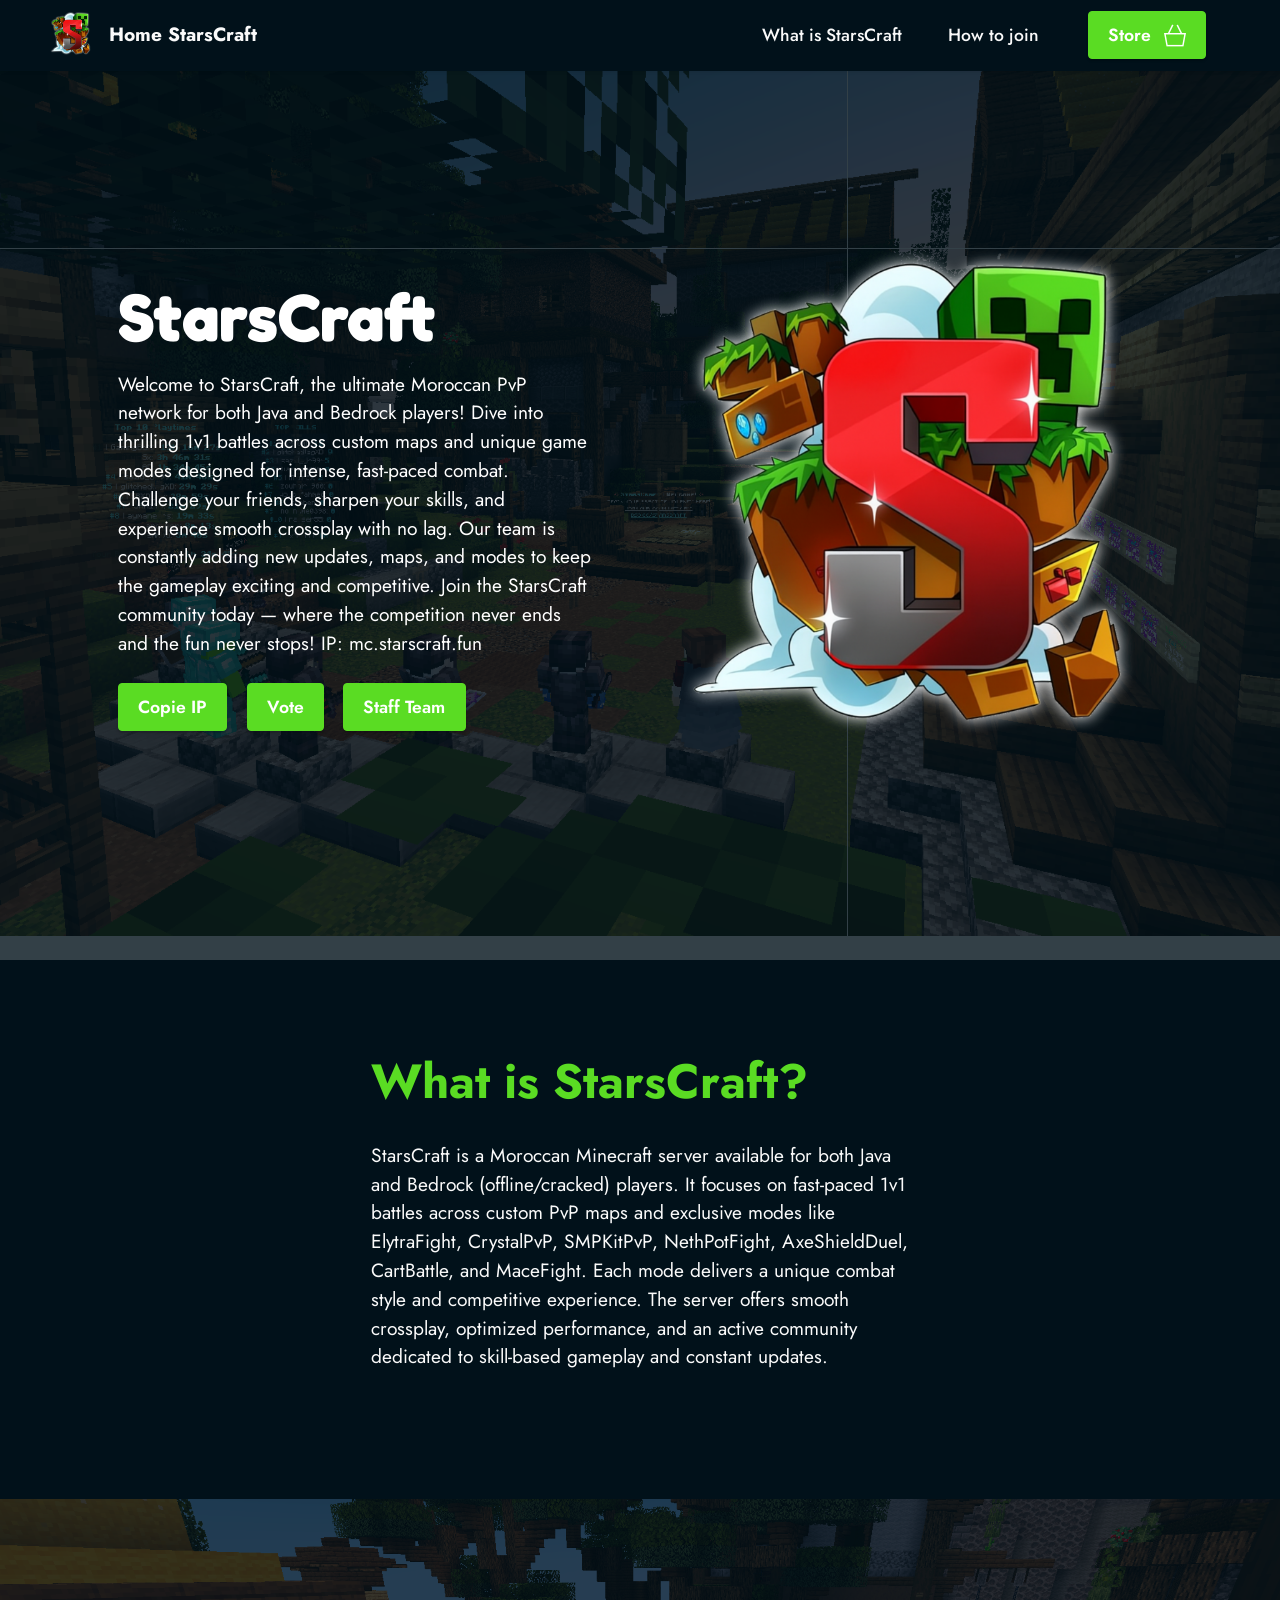
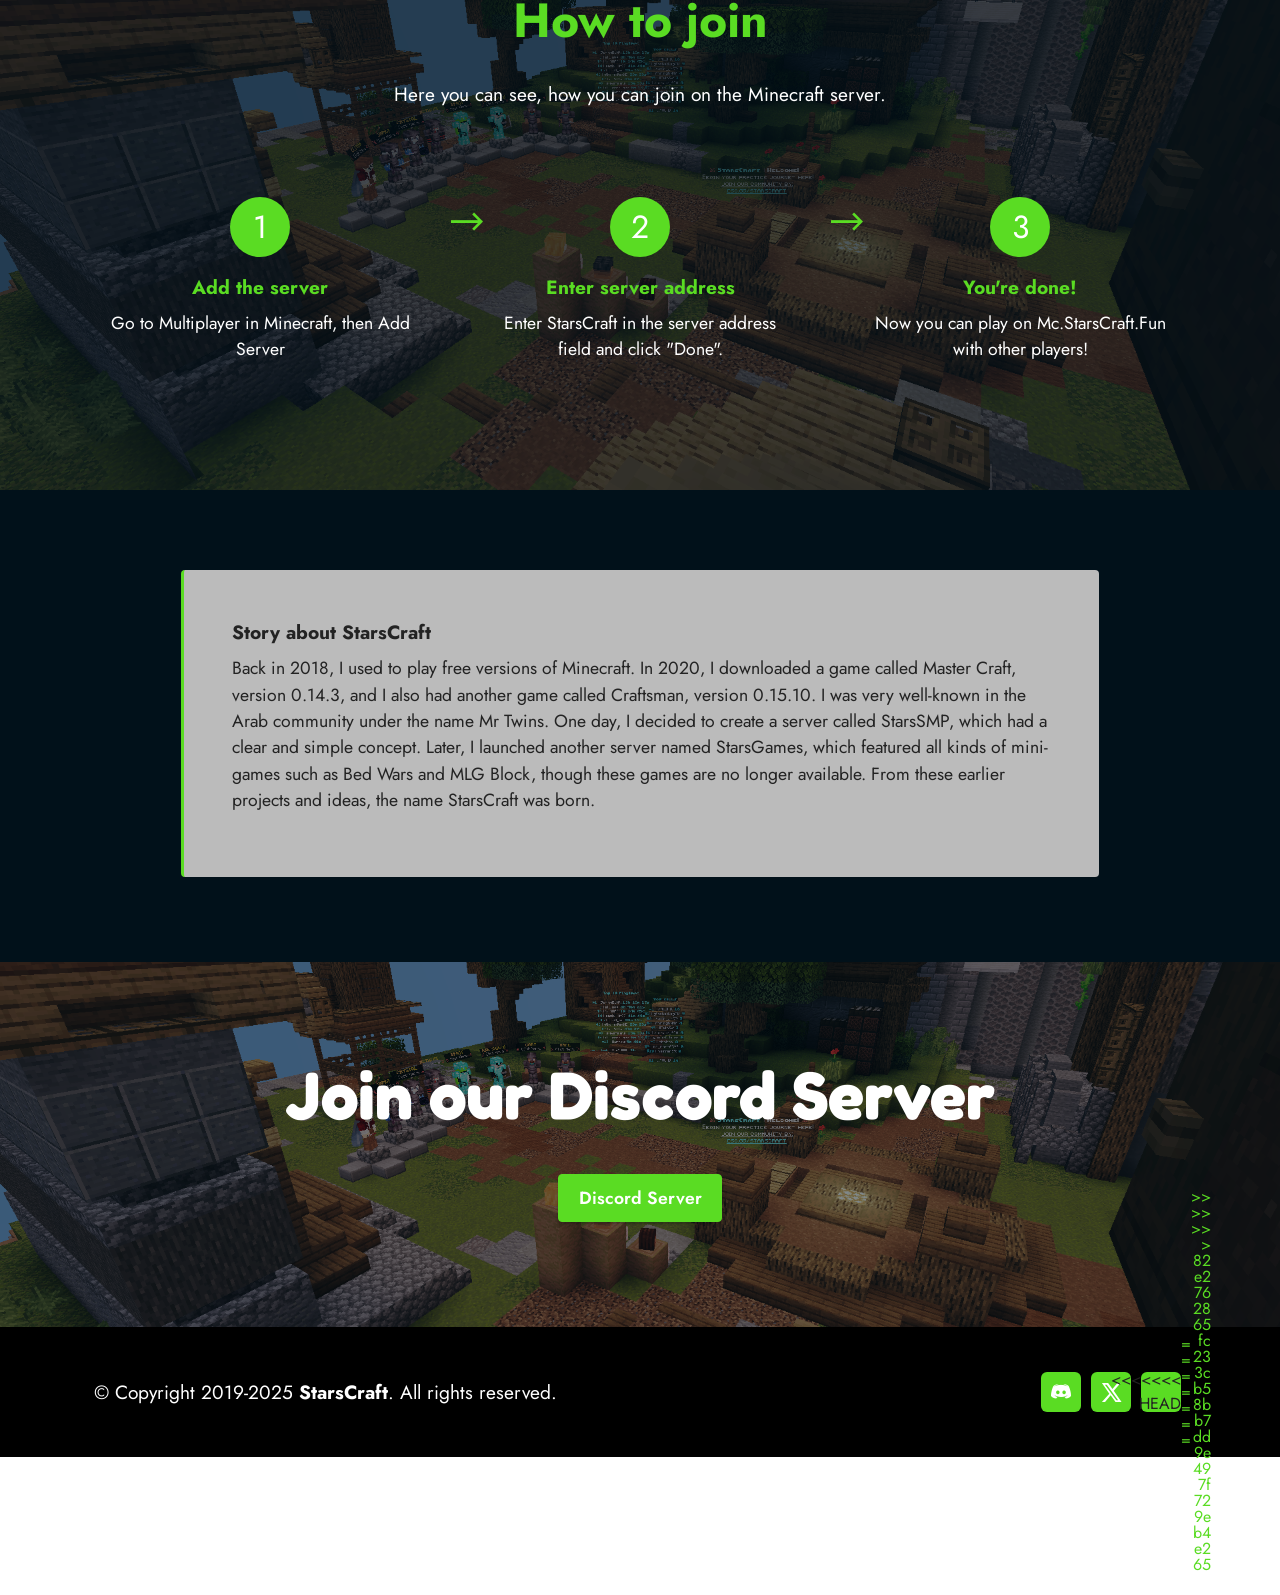
<file: index.html>
<!DOCTYPE html>
<html>
<head>
  <meta charset="UTF-8">
  <meta http-equiv="X-UA-Compatible" content="IE=edge">
  <meta name="twitter:card" content="summary_large_image"/>
  <meta name="twitter:image:src" content="">
  <meta property="og:image" content="">
  <meta name="twitter:title" content="Home ・ StarsCraft">
  <meta name="viewport" content="width=device-width, initial-scale=1, minimum-scale=1">
  <link rel="shortcut icon" href="assets/images/1StarSCraft.png" type="image/x-icon">
  <meta name="description" content=".">
  <title>Home - StarsCraft</title>
  <link rel="stylesheet" href="assets/web/assets/mobirise-icons2/mobirise2.css">
  <link rel="stylesheet" href="assets/web/assets/mobirise-icons/mobirise-icons.css">
  <link rel="stylesheet" href="assets/bootstrap/css/bootstrap.min.css">
  <link rel="stylesheet" href="assets/bootstrap/css/bootstrap-grid.min.css">
  <link rel="stylesheet" href="assets/bootstrap/css/bootstrap-reboot.min.css">
  <link rel="stylesheet" href="assets/parallax/jarallax.css">
  <link rel="stylesheet" href="assets/animatecss/animate.css">
  <link rel="stylesheet" href="assets/dropdown/css/style.css">
  <link rel="stylesheet" href="assets/socicon/css/styles.css">
  <link rel="stylesheet" href="assets/theme/css/style.css">
  <link rel="preload" href="https://fonts.googleapis.com/css?family=Fredoka+One:400&display=swap" as="style" onload="this.onload=null;this.rel='stylesheet'">
  <noscript><link rel="stylesheet" href="https://fonts.googleapis.com/css?family=Fredoka+One:400&display=swap"></noscript>
  <link rel="preload" href="https://fonts.googleapis.com/css?family=Jost:100,200,300,400,500,600,700,800,900,100i,200i,300i,400i,500i,600i,700i,800i,900i&display=swap" as="style" onload="this.onload=null;this.rel='stylesheet'">
  <noscript><link rel="stylesheet" href="https://fonts.googleapis.com/css?family=Jost:100,200,300,400,500,600,700,800,900,100i,200i,300i,400i,500i,600i,700i,800i,900i&display=swap"></noscript>
  <link rel="preload" as="style" href="assets/mobirise/css/mbr-additional.css">
  <link rel="stylesheet" href="assets/mobirise/css/mbr-additional.css" type="text/css">
</head>
<body>

<section data-bs-version="5.1" class="menu menu2 cid-tkbL8n4vab" once="menu" id="menu2-16">
  <nav class="navbar navbar-dropdown navbar-fixed-top navbar-expand-lg">
    <div class="container-fluid">
      <div class="navbar-brand">
        <span class="navbar-logo">
          <a href="#">
            <img src="assets/images/StarsCraft.png" alt="" style="height: 3rem;">
          </a>
        </span>
        <span class="navbar-caption-wrap"><a class="navbar-caption text-white display-7" href="#">Home StarsCraft</a></span>
      </div>
      <button class="navbar-toggler" type="button" data-toggle="collapse" data-bs-toggle="collapse" data-target="#navbarSupportedContent" data-bs-target="#navbarSupportedContent" aria-controls="navbarNavAltMarkup" aria-expanded="false" aria-label="Toggle navigation">
        <div class="hamburger">
          <span></span>
          <span></span>
          <span></span>
          <span></span>
        </div>
      </button>
      <div class="collapse navbar-collapse" id="navbarSupportedContent">
        <ul class="navbar-nav nav-dropdown" data-app-modern-menu="true">
          <li class="nav-item"><a class="nav-link link text-white text-primary display-4" href="index.html#features13-2">What is StarsCraft</a></li>
          <li class="nav-item"><a class="nav-link link text-white text-primary display-4" href="index.html#features24-4">How to join</a></li>
        </ul>
        <div class="navbar-buttons mbr-section-btn">
          <a class="btn btn-primary display-4" href="https://StarsCraft.FUN" target="_blank">
            <span class="mobi-mbri mobi-mbri-shopping-basket mbr-iconfont mbr-iconfont-btn"></span>Store&nbsp;
          </a>
        </div>
      </div>
    </div>
  </nav>
</section>

<section data-bs-version="5.1" class="header14 cid-tjqpRpO1sc mbr-fullscreen mbr-parallax-background" id="header14-d">
  <div class="mbr-overlay" style="opacity: 0.8; background-color: rgb(1, 17, 26);"></div>
  <div class="container">
    <div class="row justify-content-center align-items-center">
      <div class="col-12 col-md-6 image-wrapper">
        <img src="assets/images/StarsCraft1.png" alt="">
      </div>
      <div class="col-12 col-md">
        <div class="text-wrapper">
          <h1 class="mbr-section-title mbr-fonts-style mb-3 display-1"><strong>StarsCraft</strong></h1>
          <p class="mbr-text mbr-fonts-style display-7">
Welcome to StarsCraft, the ultimate Moroccan PvP network for both Java and Bedrock players! Dive into thrilling 1v1 battles across custom maps and unique game modes designed for intense, fast-paced combat. Challenge your friends, sharpen your skills, and experience smooth crossplay with no lag. Our team is constantly adding new updates, maps, and modes to keep the gameplay exciting and competitive. Join the StarsCraft community today — where the competition never ends and the fun never stops! IP: mc.starscraft.fun
</p>
          <div class="mbr-section-btn mt-3">
            <a class="btn btn-primary display-4" href="javascript:void(0)" onclick="copyIP()">Copie IP</a>
            <a class="btn btn-primary display-4" href="https://topminecraftservers.org/server/41215" target="_blank">Vote </a>
            <a class="btn btn-primary display-4" href="staff.team.html" target="_blank">Staff Team</a>
          </div>
        </div>
      </div>
    </div>
  </div>
</section>

<section data-bs-version="5.1" class="features12 cid-tjqffd3dFI" id="features13-2">
  <div class="container">
    <div class="row justify-content-center">
      <div class="col-12 col-lg-6">
        <div class="card-wrapper">
          <div class="card-box align-left">
            <h4 class="card-title mbr-fonts-style mb-4 display-2"><strong>What is StarsCraft?</strong></h4>
            <p class="mbr-text mbr-fonts-style mb-4 display-7">
              StarsCraft is a Moroccan Minecraft server available for both Java and Bedrock (offline/cracked) players.  
              It focuses on fast-paced 1v1 battles across custom PvP maps and exclusive modes like ElytraFight, CrystalPvP, SMPKitPvP,  
              NethPotFight, AxeShieldDuel, CartBattle, and MaceFight.  
              Each mode delivers a unique combat style and competitive experience.  
              The server offers smooth crossplay, optimized performance, and an active community dedicated to skill-based gameplay  
              and constant updates.
            </p>
          </div>
        </div>
      </div>
    </div>
  </div>
</section>

<section data-bs-version="5.1" class="features23 cid-tjqfAD0JSA" id="features24-4">
  <div class="mbr-overlay" style="opacity: 0.7; background-color: rgb(1, 17, 26);"></div>
  <div class="container">
    <div class="row justify-content-center">
      <div class="col-12">
        <div class="card-wrapper mb-4">
          <div class="card-box align-center">
            <h4 class="card-title mbr-fonts-style mb-4 display-2"><strong>How to join</strong></h4>
            <p class="mbr-text mbr-fonts-style mb-4 display-7">Here you can see, how you can join on the Minecraft server.</p>
          </div>
        </div>
      </div>
      <div class="col-12 col-md-6 col-lg-4">
        <div class="item first mbr-flex p-4">
          <div class="icon-wrap w-100"><div class="icon-box"><span class="step-number mbr-fonts-style display-5">1</span></div></div>
          <div class="text-box">
            <h4 class="icon-title card-title mbr-black mbr-fonts-style display-7"><strong>Add the server</strong></h4>
            <h5 class="mbr-text mbr-black mbr-fonts-style display-4">Go to Multiplayer in Minecraft, then Add Server</h5>
          </div>
        </div>
      </div>
      <div class="col-12 col-md-6 col-lg-4">
        <div class="item mbr-flex p-4">
          <div class="icon-wrap w-100"><div class="icon-box"><span class="step-number mbr-fonts-style display-5">2</span></div></div>
          <div class="text-box">
            <h4 class="icon-title card-title mbr-black mbr-fonts-style display-7"><strong>Enter server address</strong></h4>
            <h5 class="mbr-text mbr-black mbr-fonts-style display-4">Enter StarsCraft in the server address field and click "Done".</h5>
          </div>
        </div>
      </div>
      <div class="col-12 col-md-6 col-lg-4">
        <div class="item mbr-flex p-4">
          <div class="icon-wrap w-100"><div class="icon-box"><span class="step-number mbr-fonts-style display-5">3</span></div></div>
          <div class="text-box">
            <h4 class="icon-title card-title mbr-black mbr-fonts-style display-7"><strong>You're done!</strong></h4>
            <h5 class="mbr-text mbr-black mbr-fonts-style display-4">Now you can play on Mc.StarsCraft.Fun with other players!</h5>
          </div>
        </div>
      </div>
    </div>
  </div>
</section>

<!-- STORY SECTION -->
<section data-bs-version="5.1" class="content7 cid-tjqfrB7rtr" id="content7-3">
  <div class="container">
    <div class="row justify-content-center">
      <div class="col-12 col-md-10">
        <blockquote>
          <h5 class="mbr-section-title mbr-fonts-style mb-2 display-7"><strong>Story about StarsCraft</strong></h5>
          <p class="mbr-text mbr-fonts-style display-4">
            Back in 2018, I used to play free versions of Minecraft. In 2020, I downloaded a game called Master Craft, version 0.14.3, and I also had another game called Craftsman, version 0.15.10. I was very well-known in the Arab community under the name Mr Twins. One day, I decided to create a server called StarsSMP, which had a clear and simple concept. Later, I launched another server named StarsGames, which featured all kinds of mini-games such as Bed Wars and MLG Block, though these games are no longer available. From these earlier projects and ideas, the name StarsCraft was born.<br>

          </p>
        </blockquote>
      </div>
    </div>
  </div>
</section>

<section data-bs-version="5.1" class="info1 cid-tjqN7jdkCu" id="info1-11">
  <div class="mbr-overlay" style="opacity: 0.5; background-color: rgb(1, 17, 26);"></div>
  <div class="align-center container">
    <div class="row justify-content-center">
      <div class="col-12 col-lg-8">
        <h3 class="mbr-section-title mb-4 mbr-fonts-style display-1"><strong>Join our Discord Server</strong></h3>
        <div class="mbr-section-btn"><a class="btn btn-primary display-4" href="https://discord.com/invite/7tt7apjcqB" target="_blank">Discord Server</a></div>
      </div>
    </div>
  </div>
</section>

<!-- FOOTER FIXED WITH ICONS -->
<section data-bs-version="5.1" class="footer1 cid-tkbGMWG3Nn" once="footer" id="footer01-15">
  <div class="container">
    <div class="row justify-content-center">
      <div class="col-md-12 col-lg-6 my-auto px-4 align-left">
        <p class="mbr-text text-grey mb-0 mbr-fonts-style display-7">© Copyright 2019-2025 <strong>StarsCraft</strong>. All rights reserved.</p>
      </div>
      <div class="col-md-12 col-lg-6 px-4 align-right">
        <div class="social-list">
          <!-- DISCORD -->
          <div class="soc-item">
            <a href="https://discord.com/invite/7tt7apjcqB" target="_blank">
              <span class="mbr-iconfont mbr-iconfont-social socicon-discord socicon"></span>
            </a>
          </div>
          <!-- X (TWITTER NEW LOGO) -->
          <div class="soc-item">
            <a href="https://x.com/starscraft_fun" target="_blank" style="display:flex;align-items:center;">
              <svg width="23" height="23" viewBox="0 0 24 24" fill="white" xmlns="http://www.w3.org/2000/svg">
                <path d="M18.244 2H21.5L14.36 10.18L22.5 22H16.18L11.14 14.98L5.28 22H2L9.72 13.26L2 2H8.48L13.02 8.26L18.244 2ZM17.08 20H18.92L7.06 4H5.08L17.08 20Z"/>
              </svg>
            </a>
          </div>
          <!-- YOUTUBE -->
          <div class="soc-item">
<<<<<<< HEAD
            <a href="https://www.youtube.com/@iitwiins" target="_blank">
=======
            <a href="https://www.youtube.com/@StarsCraft" target="_blank">
>>>>>>> 82e2762865fc233cb58bb7dd9e497f729eb4e265
              <span class="mbr-iconfont mbr-iconfont-social socicon-youtube socicon"></span>
            </a>
          </div>
        </div>
      </div>
    </div>
  </div>
</section>

<script>
function copyIP() {
  const ip = "mc.starscraft.fun";
  navigator.clipboard.writeText(ip).then(() => {
    alert(" IP copied: " + ip);
  });
}
</script>

<script src="assets/bootstrap/js/bootstrap.bundle.min.js"></script>
<script src="assets/parallax/jarallax.js"></script>
<script src="assets/smoothscroll/smooth-scroll.js"></script>
<script src="assets/ytplayer/index.js"></script>
<script src="assets/mbr-switch-arrow/mbr-switch-arrow.js"></script>
<script src="assets/dropdown/js/navbar-dropdown.js"></script>
<script src="assets/theme/js/script.js"></script>

</body>
</html>
</file>
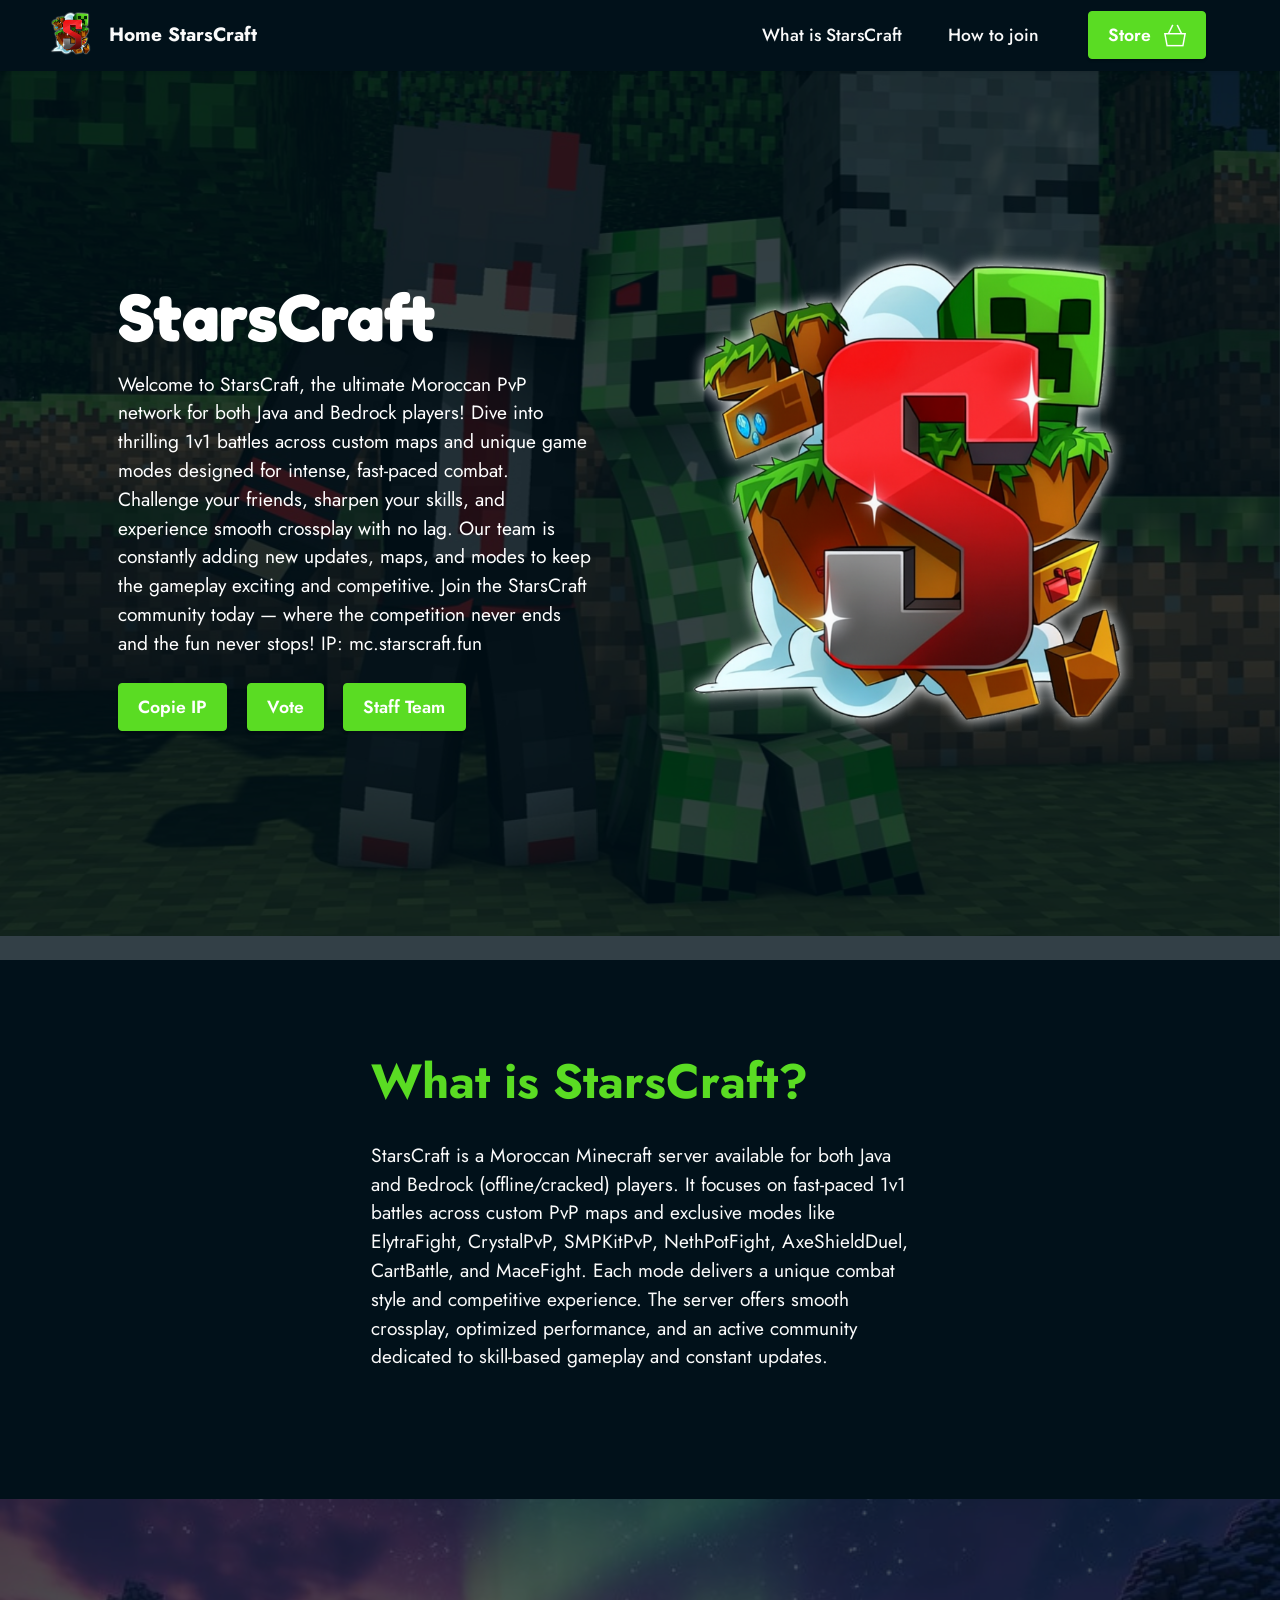
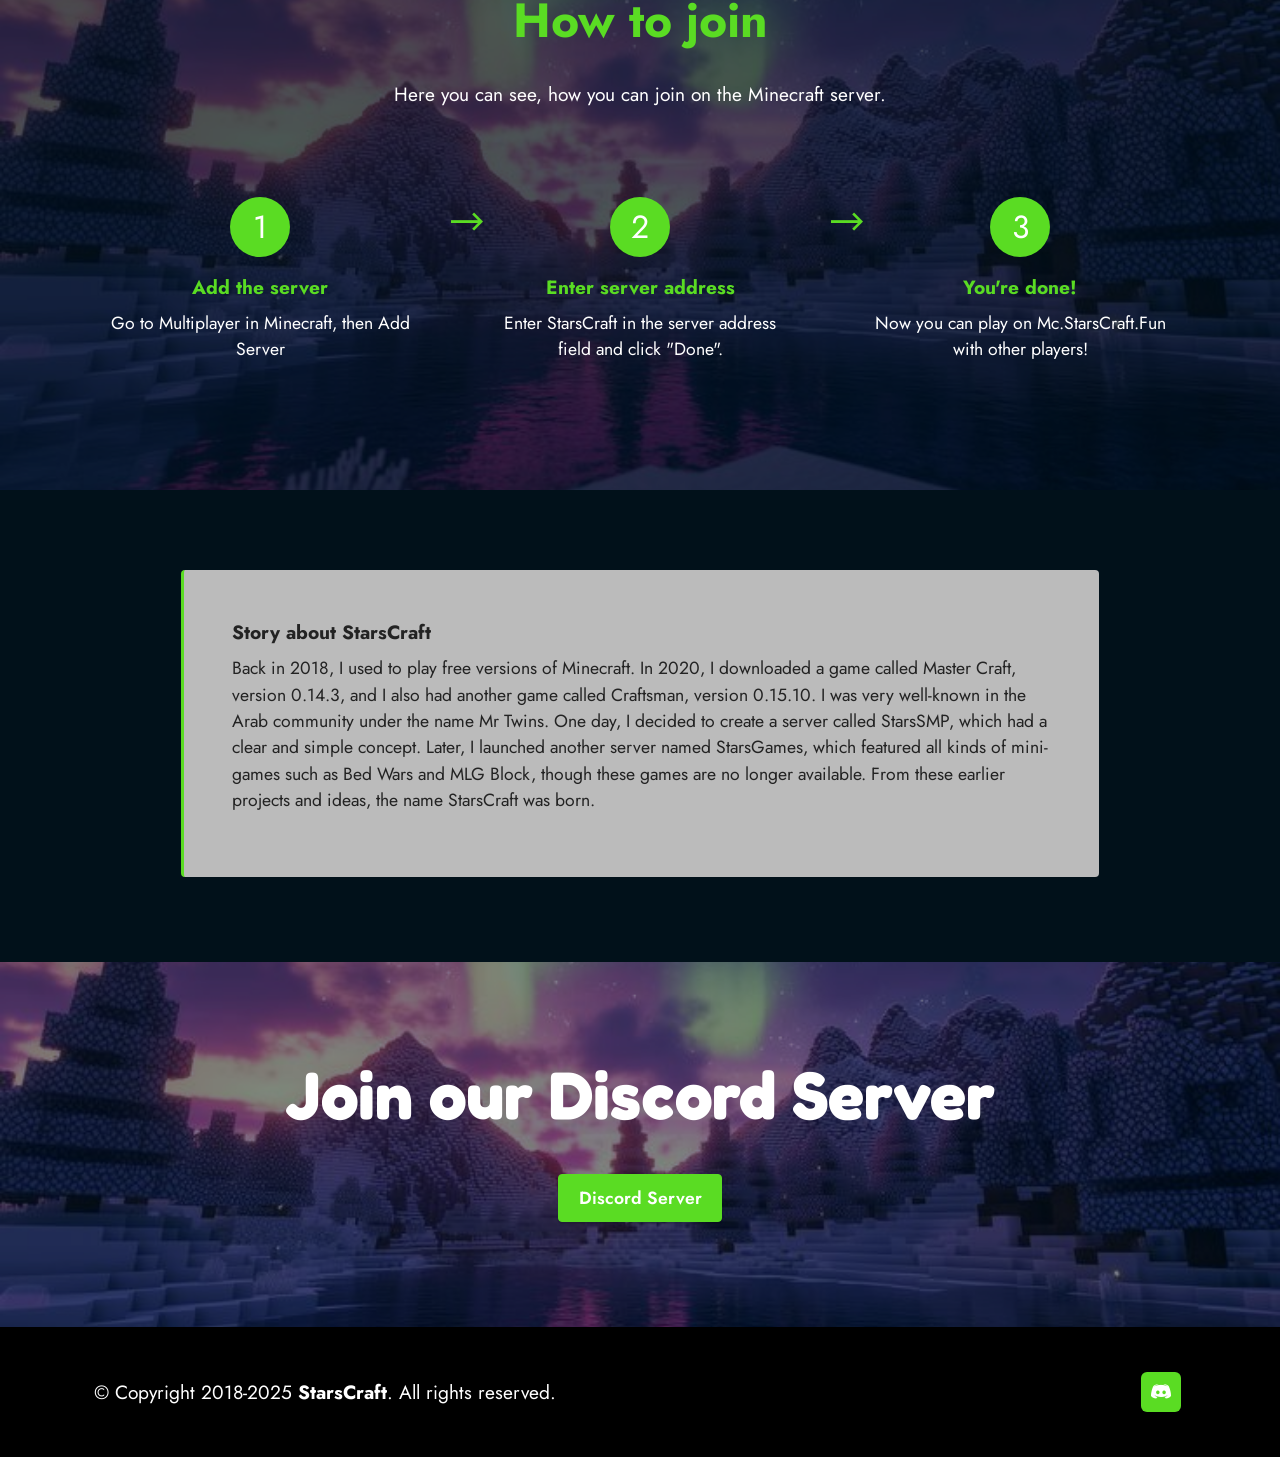
<file: v/index.html>
<!DOCTYPE html>
<html>
<head>
  
  <meta charset="UTF-8">
  <meta http-equiv="X-UA-Compatible" content="IE=edge">
  
  <meta name="twitter:card" content="summary_large_image"/>
  <meta name="twitter:image:src" content="">
  <meta property="og:image" content="">
  <meta name="twitter:title" content="Home - StarsCraft">
  <meta name="viewport" content="width=device-width, initial-scale=1, minimum-scale=1">
  <link rel="shortcut icon" href="assets/images/1StarSCraft.png" type="image/x-icon">
  <meta name="description" content=".">
  
  <title>Home - StarsCraft</title>
  <link rel="stylesheet" href="assets/web/assets/mobirise-icons2/mobirise2.css">
  <link rel="stylesheet" href="assets/web/assets/mobirise-icons/mobirise-icons.css">
  <link rel="stylesheet" href="assets/bootstrap/css/bootstrap.min.css">
  <link rel="stylesheet" href="assets/bootstrap/css/bootstrap-grid.min.css">
  <link rel="stylesheet" href="assets/bootstrap/css/bootstrap-reboot.min.css">
  <link rel="stylesheet" href="assets/parallax/jarallax.css">
  <link rel="stylesheet" href="assets/animatecss/animate.css">
  <link rel="stylesheet" href="assets/dropdown/css/style.css">
  <link rel="stylesheet" href="assets/socicon/css/styles.css">
  <link rel="stylesheet" href="assets/theme/css/style.css">
  <link rel="preload" href="https://fonts.googleapis.com/css?family=Fredoka+One:400&display=swap" as="style" onload="this.onload=null;this.rel='stylesheet'">
  <noscript><link rel="stylesheet" href="https://fonts.googleapis.com/css?family=Fredoka+One:400&display=swap"></noscript>
  <link rel="preload" href="https://fonts.googleapis.com/css?family=Jost:100,200,300,400,500,600,700,800,900,100i,200i,300i,400i,500i,600i,700i,800i,900i&display=swap" as="style" onload="this.onload=null;this.rel='stylesheet'">
  <noscript><link rel="stylesheet" href="https://fonts.googleapis.com/css?family=Jost:100,200,300,400,500,600,700,800,900,100i,200i,300i,400i,500i,600i,700i,800i,900i&display=swap"></noscript>
  <link rel="preload" as="style" href="assets/mobirise/css/mbr-additional.css">
  <link rel="stylesheet" href="assets/mobirise/css/mbr-additional.css" type="text/css">
  
</head>
<body>
  
<section data-bs-version="5.1" class="menu menu2 cid-tkbL8n4vab" once="menu" id="menu2-16">
  <nav class="navbar navbar-dropdown navbar-fixed-top navbar-expand-lg">
    <div class="container-fluid">
      <div class="navbar-brand">
        <span class="navbar-logo">
          <a href="#">
            <img src="assets/images/StarsCraft.png" alt="" style="height: 3rem;">
          </a>
        </span>
        <span class="navbar-caption-wrap"><a class="navbar-caption text-white display-7" href="#">Home StarsCraft</a></span>
      </div>
      <button class="navbar-toggler" type="button" data-toggle="collapse" data-bs-toggle="collapse" data-target="#navbarSupportedContent" data-bs-target="#navbarSupportedContent" aria-controls="navbarNavAltMarkup" aria-expanded="false" aria-label="Toggle navigation">
        <div class="hamburger">
          <span></span>
          <span></span>
          <span></span>
          <span></span>
        </div>
      </button>
      <div class="collapse navbar-collapse" id="navbarSupportedContent">
        <ul class="navbar-nav nav-dropdown" data-app-modern-menu="true">
          <li class="nav-item"><a class="nav-link link text-white text-primary display-4" href="index.html#features13-2">What is StarsCraft</a></li>
          <li class="nav-item"><a class="nav-link link text-white text-primary display-4" href="index.html#features24-4">How to join</a></li>
        </ul>
        <div class="navbar-buttons mbr-section-btn">
          <a class="btn btn-primary display-4" href="https://StarsCraft.FUN" target="_blank">
            <span class="mobi-mbri mobi-mbri-shopping-basket mbr-iconfont mbr-iconfont-btn"></span>Store&nbsp;
          </a>
        </div>
      </div>
    </div>
  </nav>
</section>

<section data-bs-version="5.1" class="header14 cid-tjqpRpO1sc mbr-fullscreen mbr-parallax-background" id="header14-d">

  <div class="mbr-overlay" style="opacity: 0.8; background-color: rgb(1, 17, 26);"></div>

  <div class="container">
    <div class="row justify-content-center align-items-center">
      <div class="col-12 col-md-6 image-wrapper">
        <img src="assets/images/StarsCraft1.png" alt="">
      </div>
      <div class="col-12 col-md">
        <div class="text-wrapper">
          <h1 class="mbr-section-title mbr-fonts-style mb-3 display-1"><strong>StarsCraft</strong></h1>
          <p class="mbr-text mbr-fonts-style display-7">
Welcome to StarsCraft, the ultimate Moroccan PvP network for both Java and Bedrock players! Dive into thrilling 1v1 battles across custom maps and unique game modes designed for intense, fast-paced combat. Challenge your friends, sharpen your skills, and experience smooth crossplay with no lag. Our team is constantly adding new updates, maps, and modes to keep the gameplay exciting and competitive. Join the StarsCraft community today — where the competition never ends and the fun never stops! IP: mc.starscraft.fun
</p>

          <div class="mbr-section-btn mt-3">
            <a class="btn btn-primary display-4" href="javascript:void(0)" onclick="copyIP()">Copie IP</a>
            <a class="btn btn-primary display-4" href="https://topminecraftservers.org/server/41215" target="_blank">Vote </a>
            <a class="btn btn-primary display-4" href="https://example.com/staffteam" target="_blank">Staff Team</a>
          </div>
        </div>
      </div>
    </div>
  </div>
</section>

<section data-bs-version="5.1" class="features12 cid-tjqffd3dFI" id="features13-2">
  <div class="container">
    <div class="row justify-content-center">
      <div class="col-12 col-lg-6">
        <div class="card-wrapper">
          <div class="card-box align-left">
            <h4 class="card-title mbr-fonts-style mb-4 display-2"><strong>What is StarsCraft?</strong></h4>
            <p class="mbr-text mbr-fonts-style mb-4 display-7">StarsCraft is a Moroccan Minecraft server available for both Java and Bedrock (offline/cracked) players. It focuses on fast-paced 1v1 battles across custom PvP maps and exclusive modes like ElytraFight, CrystalPvP, SMPKitPvP, NethPotFight, AxeShieldDuel, CartBattle, and MaceFight. Each mode delivers a unique combat style and competitive experience. The server offers smooth crossplay, optimized performance, and an active community dedicated to skill-based gameplay and constant updates.</p>
          </div>
        </div>
      </div>
    </div>
  </div>
</section>

<section data-bs-version="5.1" class="features23 cid-tjqfAD0JSA" id="features24-4">
  <div class="mbr-overlay" style="opacity: 0.7; background-color: rgb(1, 17, 26);"></div>
  <div class="container">
    <div class="row justify-content-center">
      <div class="col-12">
        <div class="card-wrapper mb-4">
          <div class="card-box align-center">
            <h4 class="card-title mbr-fonts-style mb-4 display-2"><strong>How to join</strong></h4>
            <p class="mbr-text mbr-fonts-style mb-4 display-7">Here you can see, how you can join on the Minecraft server.</p>
          </div>
        </div>
      </div>

      <div class="col-12 col-md-6 col-lg-4">
        <div class="item first mbr-flex p-4">
          <div class="icon-wrap w-100"><div class="icon-box"><span class="step-number mbr-fonts-style display-5">1</span></div></div>
          <div class="text-box">
            <h4 class="icon-title card-title mbr-black mbr-fonts-style display-7"><strong>Add the server</strong></h4>
            <h5 class="mbr-text mbr-black mbr-fonts-style display-4">Go to Multiplayer in Minecraft, then Add Server</h5>
          </div>
        </div>
      </div>

      <div class="col-12 col-md-6 col-lg-4">
        <div class="item mbr-flex p-4">
          <div class="icon-wrap w-100"><div class="icon-box"><span class="step-number mbr-fonts-style display-5">2</span></div></div>
          <div class="text-box">
            <h4 class="icon-title card-title mbr-black mbr-fonts-style display-7"><strong>Enter server address</strong></h4>
            <h5 class="mbr-text mbr-black mbr-fonts-style display-4">Enter StarsCraft in the server address field and click "Done".</h5>
          </div>
        </div>
      </div>

      <div class="col-12 col-md-6 col-lg-4">
        <div class="item mbr-flex p-4">
          <div class="icon-wrap w-100"><div class="icon-box"><span class="step-number mbr-fonts-style display-5">3</span></div></div>
          <div class="text-box">
            <h4 class="icon-title card-title mbr-black mbr-fonts-style display-7"><strong>You're done!</strong></h4>
            <h5 class="mbr-text mbr-black mbr-fonts-style display-4">Now you can play on Mc.StarsCraft.Fun with other players!</h5>
          </div>
        </div>
      </div>

    </div>
  </div>
</section>

<section data-bs-version="5.1" class="content7 cid-tjqfrB7rtr" id="content7-3">
  <div class="container">
    <div class="row justify-content-center">
      <div class="col-12 col-md-10">
        <blockquote>
          <h5 class="mbr-section-title mbr-fonts-style mb-2 display-7"><strong>Story about StarsCraft</strong></h5>
          <p class="mbr-text mbr-fonts-style display-4">  Back in 2018, I used to play free versions of Minecraft. In 2020, I downloaded a game called Master Craft, version 0.14.3, and I also had another game called Craftsman, version 0.15.10. I was very well-known in the Arab community under the name Mr Twins. One day, I decided to create a server called StarsSMP, which had a clear and simple concept. Later, I launched another server named StarsGames, which featured all kinds of mini-games such as Bed Wars and MLG Block, though these games are no longer available. From these earlier projects and ideas, the name StarsCraft was born.</p>
        </blockquote>
      </div>
    </div>
  </div>
</section>

<section data-bs-version="5.1" class="info1 cid-tjqN7jdkCu" id="info1-11">
  <div class="mbr-overlay" style="opacity: 0.5; background-color: rgb(1, 17, 26);"></div>
  <div class="align-center container">
    <div class="row justify-content-center">
      <div class="col-12 col-lg-8">
        <h3 class="mbr-section-title mb-4 mbr-fonts-style display-1"><strong>Join our Discord Server</strong></h3>
        <div class="mbr-section-btn"><a class="btn btn-primary display-4" href="https://discord.com/invite/7tt7apjcqB" target="_blank">Discord Server</a></div>
      </div>
    </div>
  </div>
</section>

<section data-bs-version="5.1" class="footer1 cid-tkbGMWG3Nn" once="footer" id="footer01-15">
  <div class="container">
    <div class="row justify-content-center">
      <div class="col-md-12 col-lg-6 my-auto px-4 align-left">
        <p class="mbr-text text-grey mb-0 mbr-fonts-style display-7">© Copyright 2018-2025 <strong>StarsCraft</strong>. All rights reserved.</p>
      </div>
      <div class="col-md-12 col-lg-6 px-4 align-right">
        <div class="social-list">
          <div class="soc-item">
            <a href="https://discord.com/invite/7tt7apjcqB" target="_blank"><span class="mbr-iconfont mbr-iconfont-social socicon-discord socicon"></span></a>
          </div>
        </div>
      </div>
    </div>
  </div>
</section>

<script>
function copyIP() {
  const ip = "mc.starscraft.fun";
  navigator.clipboard.writeText(ip).then(() => {
    alert(" IP copied: " + ip);
  });
}
</script>

<script src="assets/bootstrap/js/bootstrap.bundle.min.js"></script>
<script src="assets/parallax/jarallax.js"></script>
<script src="assets/smoothscroll/smooth-scroll.js"></script>
<script src="assets/ytplayer/index.js"></script>
<script src="assets/mbr-switch-arrow/mbr-switch-arrow.js"></script>
<script src="assets/dropdown/js/navbar-dropdown.js"></script>
<script src="assets/theme/js/script.js"></script>

<input name="animation" type="">
</body>
</html>
</file>
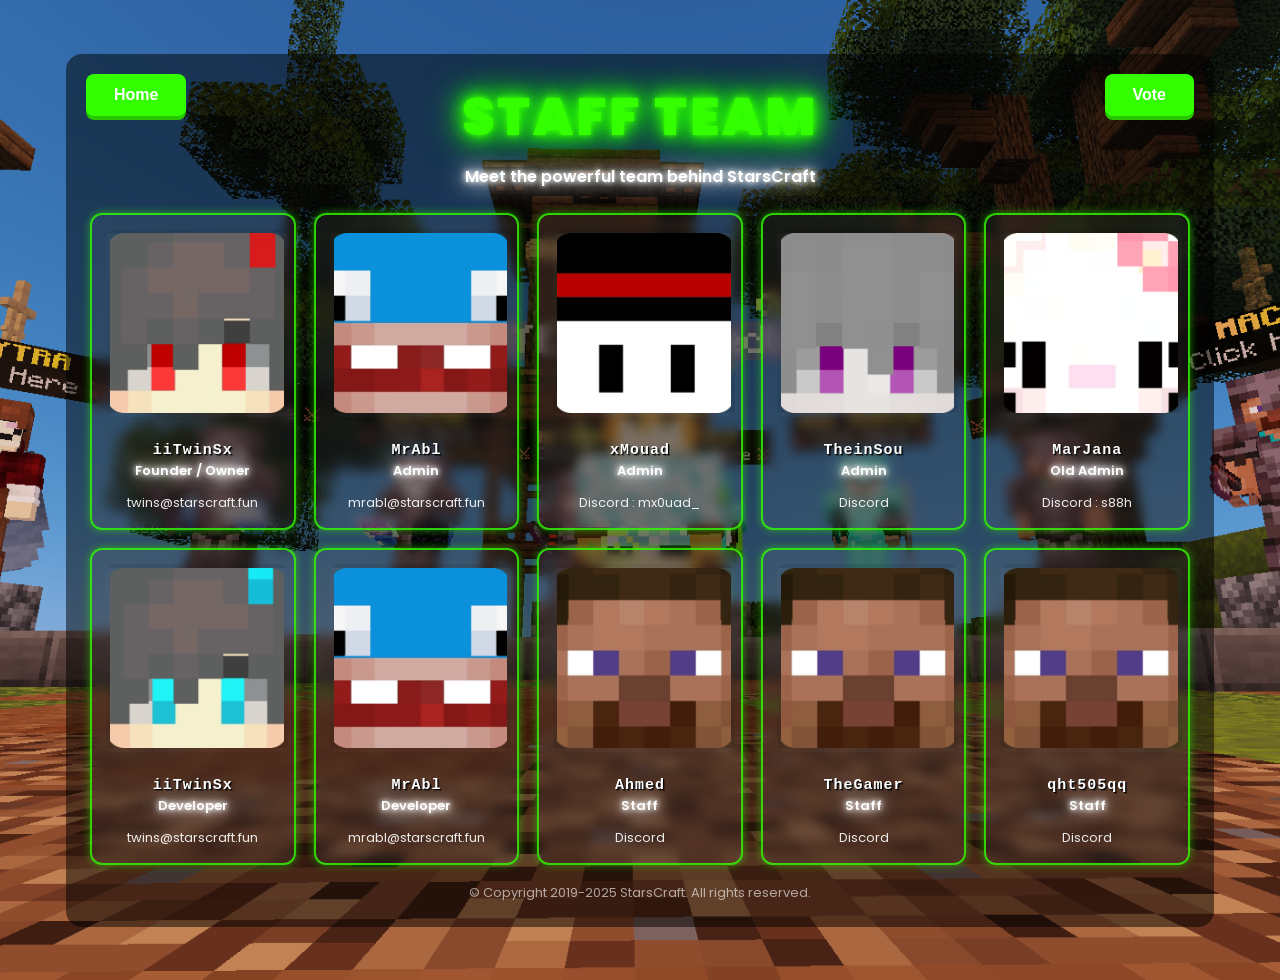
<file: staff.team.html>
<!doctype html>
<html lang="ar">
<head>
<meta charset="utf-8" />
<meta name="viewport" content="width=device-width,initial-scale=1" />
<title>Staff Team - StarsCraft</title>
<link rel="icon" type="image/png" href="starscraftt.png" />
<link href="https://fonts.googleapis.com/css2?family=Poppins:wght@400;600&display=swap" rel="stylesheet">
<link href="https://fonts.cdnfonts.com/css/minecraftia" rel="stylesheet">
<style>
  :root{
    --card-bg:rgba(255,255,255,0.06);
    --glass:rgba(255,255,255,0.04);
    --green:#33ff00;
  }
  body{
    margin:0;
    min-height:100vh;
    font-family:"Poppins",sans-serif;
    color:#fff;
    background:url('StarsServer.png') no-repeat center center/cover;
    display:flex;
    align-items:center;
    justify-content:center;
    padding:40px;
  }
  .container{
    max-width:1100px;
    width:100%;
    background-color:rgba(0,0,0,0.5);
    border-radius:16px;
    padding:24px;
    position:relative;
  }
  .home-btn, .vote-btn{
    background-color:#33ff00;
    color:#fff;
    font-weight:700;
    font-size:16px;
    border:none;
    border-radius:8px;
    padding:12px 28px;
    cursor:pointer;
    box-shadow:0 4px 0 #26c600;
    transition:all 0.2s ease;
    position:absolute;
    top:20px;
  }
  .home-btn:hover, .vote-btn:hover{
    background-color:#2cff00;
    transform:translateY(-2px);
    box-shadow:0 6px 0 #1fa800;
  }
  .home-btn:active, .vote-btn:active{
    transform:translateY(2px);
    box-shadow:0 1px 0 #1fa800;
  }
  .home-btn{ left:20px; }
  .vote-btn{ right:20px; }

  header{text-align:center;margin-bottom:24px}
  header h1{
    margin:0;
    font-size:52px;
    font-weight:900;
    color:#33ff00;
    letter-spacing:3px;
    text-shadow:
      0 0 5px #33ff00,
      0 0 15px #33ff00,
      0 0 25px #1aff00,
      0 0 35px #0aff00,
      0 0 45px rgba(51,255,0,0.5);
    animation: glow 2.5s ease-in-out infinite alternate;
  }
  @keyframes glow {
    from { text-shadow:0 0 5px #33ff00,0 0 10px #33ff00,0 0 15px #1aff00; }
    to { text-shadow:0 0 15px #33ff00,0 0 30px #00ff66,0 0 45px #00ffcc; }
  }

  header p{
    margin:8px 0 0;
    font-size:16px;
    font-weight:600;
    color:#ffffff;
    text-shadow:
      0 0 5px #fff,
      0 0 10px #fff,
      0 0 20px rgba(255,255,255,0.9),
      0 0 30px rgba(255,255,255,0.8),
      0 0 40px rgba(255,255,255,0.6);
    animation: glowWhite 3s ease-in-out infinite alternate;
  }
  @keyframes glowWhite {
    from { text-shadow:0 0 6px #fff,0 0 12px #fff,0 0 20px rgba(255,255,255,0.7); }
    to { text-shadow:0 0 12px #fff,0 0 24px rgba(255,255,255,0.9),0 0 40px rgba(255,255,255,1); }
  }

  .grid{
    display:grid;
    grid-template-columns:repeat(auto-fit,minmax(180px,1fr));
    gap:18px;
  }
  .card{
    background:var(--card-bg);
    border-radius:12px;
    padding:14px;
    text-align:center;
    box-shadow:0 0 8px rgba(51,255,0,0.5);
    backdrop-filter:blur(6px);
    transition:transform .18s, box-shadow .18s, border .18s;
    border:2px solid rgba(51,255,0,0.8);
  }
  .card:hover{
    transform:translateY(-6px);
    box-shadow:0 0 18px rgba(51,255,0,0.9);
  }
  .avatar{
    width:100%;
    height:180px;
    border-radius:10px;
    object-fit:cover;
    margin-bottom:12px;
    border:4px solid transparent;
    background:linear-gradient(180deg,rgba(255,255,255,0.02),rgba(0,0,0,0.08));
  }

  .name{
    font-family:'Minecraftia', monospace;
    font-size:15px;
    font-weight:700;
    margin:6px 0 2px;
    letter-spacing:1px;
    text-shadow:1px 1px 0 #000, 2px 2px 0 rgba(0,0,0,0.4);
  }

  /* جعل كل الرتب باللون الأبيض المتوهج */
  .role{
    font-size:13px;
    color:#fff;
    font-weight:600;
    text-shadow:
      0 0 5px #fff,
      0 0 10px #fff,
      0 0 20px rgba(255,255,255,0.9),
      0 0 30px rgba(255,255,255,0.8),
      0 0 40px rgba(255,255,255,0.6);
    animation: glowWhite 3s ease-in-out infinite alternate;
    margin-bottom:8px;
  }

  .contact a{
    color:rgba(255,255,255,0.9);
    text-decoration:none;
    font-size:13px;
    cursor:pointer;
  }
  .contact a:hover{color:#00ffb3;}
  footer{
    margin-top:18px;
    text-align:center;
    color:rgba(255,255,255,0.6);
    font-size:13px;
  }
  .toast{
    position:fixed;
    bottom:30px;
    left:50%;
    transform:translateX(-50%);
    background:rgba(0,0,0,0.75);
    color:#fff;
    padding:10px 20px;
    border-radius:8px;
    opacity:0;
    transition:opacity .3s ease;
    font-size:14px;
  }
  .toast.show{opacity:1;}
  @media (max-width:420px){
    .avatar{height:140px}
  }
</style>
</head>
<body>
  <div class="container">
    <button class="home-btn" onclick="location.href='https://starscraft.fun'">Home</button>
    <button class="vote-btn" onclick="location.href='https://topminecraftservers.org/server/41215'">Vote</button>

    <header>
      <h1> STAFF TEAM </h1>
      <p>Meet the powerful team behind StarsCraft</p>
    </header>

    <div class="grid">
      <div class="card">
        <img class="avatar" src="twins.png" alt="Founder">
        <div class="name">iiTwinSx</div>
        <div class="role">Founder / Owner</div>
        <div class="contact"><a onclick="copyEmail('twins@starscraft.fun')">twins@starscraft.fun</a></div>
      </div>

      <div class="card">
        <img class="avatar" src="abl.png" alt="Admin 1">
        <div class="name">MrAbl</div>
        <div class="role">Admin</div>
        <div class="contact"><a onclick="copyEmail('mrabl@starscraft.fun')">mrabl@starscraft.fun</a></div>
      </div>

      <div class="card">
        <img class="avatar" src="xmouad.png" alt="Admin 2">
        <div class="name">xMouad</div>
        <div class="role">Admin</div>
        <div class="contact"><a onclick="copyEmail('mx0uad_')">Discord : mx0uad_</a></div>
      </div>

      <div class="card">
        <img class="avatar" src="theinsou.png" alt="Admin 3">
        <div class="name">TheinSou</div>
        <div class="role">Admin</div>
        <div class="contact"><a onclick="copyEmail('https://discord.com/invite/7tt7apjcqB')">Discord</a></div>
      </div>

      <div class="card">
        <img class="avatar" src="marjana.png" alt="Old Admin">
        <div class="name">MarJana</div>
        <div class="role">Old Admin</div>
        <div class="contact"><a onclick="copyEmail('s88h')">Discord : s88h</a></div>
      </div>

      <div class="card">
        <img class="avatar" src="mrtwins.png" alt="Developer 1">
        <div class="name">iiTwinSx</div>
        <div class="role">Developer</div>
        <div class="contact"><a onclick="copyEmail('twins@starscraft.fun')">twins@starscraft.fun</a></div>
      </div>

      <div class="card">
        <img class="avatar" src="abl.png" alt="Developer 2">
        <div class="name">MrAbl</div>
        <div class="role">Developer</div>
        <div class="contact"><a onclick="copyEmail('mrabl@starscraft.fun')">mrabl@starscraft.fun</a></div>
      </div>

      <div class="card">
        <img class="avatar" src="ss.png" alt="Staff 1">
        <div class="name">Ahmed</div>
        <div class="role">Staff</div>
        <div class="contact"><a onclick="copyEmail('https://discord.com/invite/7tt7apjcqB')">Discord</a></div>
      </div>

      <div class="card">
        <img class="avatar" src="ss.png" alt="Staff 2">
        <div class="name">TheGamer</div>
        <div class="role">Staff</div>
        <div class="contact"><a onclick="copyEmail('https://discord.com/invite/7tt7apjcqB')">Discord</a></div>
      </div>

      <div class="card">
        <img class="avatar" src="ss.png" alt="Staff 3">
        <div class="name">qht505qq</div>
        <div class="role">Staff</div>
        <div class="contact"><a onclick="copyEmail('https://discord.com/invite/7tt7apjcqB')">Discord</a></div>
      </div>
    </div>

    <footer>© Copyright 2019-2025 StarsCraft. All rights reserved.</footer>
  </div>

  <div id="toast" class="toast">Copied!</div>

  <script>
    function copyEmail(email){
      navigator.clipboard.writeText(email).then(()=>{
        const toast=document.getElementById("toast");
        toast.classList.add("show");
        setTimeout(()=>toast.classList.remove("show"),1500);
      });
    }
  </script>
</body>
</html>
</file>
<file: assets/web/assets/mobirise-icons2/mobirise2.css>
@font-face {
  font-family: 'Moririse2';
  font-display: swap;
  src:  url('mobirise2.eot?f2bix4');
  src:  url('mobirise2.eot?f2bix4#iefix') format('embedded-opentype'),
    url('mobirise2.ttf?f2bix4') format('truetype'),
    url('mobirise2.woff?f2bix4') format('woff'),
    url('mobirise2.svg?f2bix4#mobirise2') format('svg');
  font-weight: normal;
  font-style: normal;
}

[class^="mobi-"], [class*=" mobi-"] {
  /* use !important to prevent issues with browser extensions that change fonts */
  font-family: 'Moririse2' !important;
  speak: none;
  font-style: normal;
  font-weight: normal;
  font-variant: normal;
  text-transform: none;
  line-height: 1;

  /* Better Font Rendering =========== */
  -webkit-font-smoothing: antialiased;
  -moz-osx-font-smoothing: grayscale;
}

.mobi-mbri-add-submenu:before {
  content: "\e900";
}
.mobi-mbri-alert:before {
  content: "\e901";
}
.mobi-mbri-align-center:before {
  content: "\e902";
}
.mobi-mbri-align-justify:before {
  content: "\e903";
}
.mobi-mbri-align-left:before {
  content: "\e904";
}
.mobi-mbri-align-right:before {
  content: "\e905";
}
.mobi-mbri-android:before {
  content: "\e906";
}
.mobi-mbri-apple:before {
  content: "\e907";
}
.mobi-mbri-arrow-down:before {
  content: "\e908";
}
.mobi-mbri-arrow-next:before {
  content: "\e909";
}
.mobi-mbri-arrow-prev:before {
  content: "\e90a";
}
.mobi-mbri-arrow-up:before {
  content: "\e90b";
}
.mobi-mbri-bold:before {
  content: "\e90c";
}
.mobi-mbri-bookmark:before {
  content: "\e90d";
}
.mobi-mbri-bootstrap:before {
  content: "\e90e";
}
.mobi-mbri-briefcase:before {
  content: "\e90f";
}
.mobi-mbri-browse:before {
  content: "\e910";
}
.mobi-mbri-bulleted-list:before {
  content: "\e911";
}
.mobi-mbri-calendar:before {
  content: "\e912";
}
.mobi-mbri-camera:before {
  content: "\e913";
}
.mobi-mbri-cart-add:before {
  content: "\e914";
}
.mobi-mbri-cart-full:before {
  content: "\e915";
}
.mobi-mbri-cash:before {
  content: "\e916";
}
.mobi-mbri-change-style:before {
  content: "\e917";
}
.mobi-mbri-chat:before {
  content: "\e918";
}
.mobi-mbri-clock:before {
  content: "\e919";
}
.mobi-mbri-close:before {
  content: "\e91a";
}
.mobi-mbri-cloud:before {
  content: "\e91b";
}
.mobi-mbri-code:before {
  content: "\e91c";
}
.mobi-mbri-contact-form:before {
  content: "\e91d";
}
.mobi-mbri-credit-card:before {
  content: "\e91e";
}
.mobi-mbri-cursor-click:before {
  content: "\e91f";
}
.mobi-mbri-cust-feedback:before {
  content: "\e920";
}
.mobi-mbri-database:before {
  content: "\e921";
}
.mobi-mbri-delivery:before {
  content: "\e922";
}
.mobi-mbri-desktop:before {
  content: "\e923";
}
.mobi-mbri-devices:before {
  content: "\e924";
}
.mobi-mbri-down:before {
  content: "\e925";
}
.mobi-mbri-download-2:before {
  content: "\e926";
}
.mobi-mbri-download:before {
  content: "\e927";
}
.mobi-mbri-drag-n-drop-2:before {
  content: "\e928";
}
.mobi-mbri-drag-n-drop:before {
  content: "\e929";
}
.mobi-mbri-edit-2:before {
  content: "\e92a";
}
.mobi-mbri-edit:before {
  content: "\e92b";
}
.mobi-mbri-error:before {
  content: "\e92c";
}
.mobi-mbri-extension:before {
  content: "\e92d";
}
.mobi-mbri-features:before {
  content: "\e92e";
}
.mobi-mbri-file:before {
  content: "\e92f";
}
.mobi-mbri-flag:before {
  content: "\e930";
}
.mobi-mbri-folder:before {
  content: "\e931";
}
.mobi-mbri-gift:before {
  content: "\e932";
}
.mobi-mbri-github:before {
  content: "\e933";
}
.mobi-mbri-globe-2:before {
  content: "\e934";
}
.mobi-mbri-globe:before {
  content: "\e935";
}
.mobi-mbri-growing-chart:before {
  content: "\e936";
}
.mobi-mbri-hearth:before {
  content: "\e937";
}
.mobi-mbri-help:before {
  content: "\e938";
}
.mobi-mbri-home:before {
  content: "\e939";
}
.mobi-mbri-hot-cup:before {
  content: "\e93a";
}
.mobi-mbri-idea:before {
  content: "\e93b";
}
.mobi-mbri-image-gallery:before {
  content: "\e93c";
}
.mobi-mbri-image-slider:before {
  content: "\e93d";
}
.mobi-mbri-info:before {
  content: "\e93e";
}
.mobi-mbri-italic:before {
  content: "\e93f";
}
.mobi-mbri-key:before {
  content: "\e940";
}
.mobi-mbri-laptop:before {
  content: "\e941";
}
.mobi-mbri-layers:before {
  content: "\e942";
}
.mobi-mbri-left-right:before {
  content: "\e943";
}
.mobi-mbri-left:before {
  content: "\e944";
}
.mobi-mbri-letter:before {
  content: "\e945";
}
.mobi-mbri-like:before {
  content: "\e946";
}
.mobi-mbri-link:before {
  content: "\e947";
}
.mobi-mbri-lock:before {
  content: "\e948";
}
.mobi-mbri-login:before {
  content: "\e949";
}
.mobi-mbri-logout:before {
  content: "\e94a";
}
.mobi-mbri-magic-stick:before {
  content: "\e94b";
}
.mobi-mbri-map-pin:before {
  content: "\e94c";
}
.mobi-mbri-menu:before {
  content: "\e94d";
}
.mobi-mbri-mobile-2:before {
  content: "\e94e";
}
.mobi-mbri-mobile-horizontal:before {
  content: "\e94f";
}
.mobi-mbri-mobile:before {
  content: "\e950";
}
.mobi-mbri-mobirise:before {
  content: "\e951";
}
.mobi-mbri-more-horizontal:before {
  content: "\e952";
}
.mobi-mbri-more-vertical:before {
  content: "\e953";
}
.mobi-mbri-music:before {
  content: "\e954";
}
.mobi-mbri-new-file:before {
  content: "\e955";
}
.mobi-mbri-numbered-list:before {
  content: "\e956";
}
.mobi-mbri-opened-folder:before {
  content: "\e957";
}
.mobi-mbri-pages:before {
  content: "\e958";
}
.mobi-mbri-paper-plane:before {
  content: "\e959";
}
.mobi-mbri-paperclip:before {
  content: "\e95a";
}
.mobi-mbri-phone:before {
  content: "\e95b";
}
.mobi-mbri-photo:before {
  content: "\e95c";
}
.mobi-mbri-photos:before {
  content: "\e95d";
}
.mobi-mbri-pin:before {
  content: "\e95e";
}
.mobi-mbri-play:before {
  content: "\e95f";
}
.mobi-mbri-plus:before {
  content: "\e960";
}
.mobi-mbri-preview:before {
  content: "\e961";
}
.mobi-mbri-print:before {
  content: "\e962";
}
.mobi-mbri-protect:before {
  content: "\e963";
}
.mobi-mbri-question:before {
  content: "\e964";
}
.mobi-mbri-quote-left:before {
  content: "\e965";
}
.mobi-mbri-quote-right:before {
  content: "\e966";
}
.mobi-mbri-redo:before {
  content: "\e967";
}
.mobi-mbri-refresh:before {
  content: "\e968";
}
.mobi-mbri-responsive-2:before {
  content: "\e969";
}
.mobi-mbri-responsive:before {
  content: "\e96a";
}
.mobi-mbri-right:before {
  content: "\e96b";
}
.mobi-mbri-rocket:before {
  content: "\e96c";
}
.mobi-mbri-sad-face:before {
  content: "\e96d";
}
.mobi-mbri-sale:before {
  content: "\e96e";
}
.mobi-mbri-save:before {
  content: "\e96f";
}
.mobi-mbri-search:before {
  content: "\e970";
}
.mobi-mbri-setting-2:before {
  content: "\e971";
}
.mobi-mbri-setting-3:before {
  content: "\e972";
}
.mobi-mbri-setting:before {
  content: "\e973";
}
.mobi-mbri-share:before {
  content: "\e974";
}
.mobi-mbri-shopping-bag:before {
  content: "\e975";
}
.mobi-mbri-shopping-basket:before {
  content: "\e976";
}
.mobi-mbri-shopping-cart:before {
  content: "\e977";
}
.mobi-mbri-sites:before {
  content: "\e978";
}
.mobi-mbri-smile-face:before {
  content: "\e979";
}
.mobi-mbri-speed:before {
  content: "\e97a";
}
.mobi-mbri-star:before {
  content: "\e97b";
}
.mobi-mbri-success:before {
  content: "\e97c";
}
.mobi-mbri-sun:before {
  content: "\e97d";
}
.mobi-mbri-sun2:before {
  content: "\e97e";
}
.mobi-mbri-tablet-vertical:before {
  content: "\e97f";
}
.mobi-mbri-tablet:before {
  content: "\e980";
}
.mobi-mbri-target:before {
  content: "\e981";
}
.mobi-mbri-timer:before {
  content: "\e982";
}
.mobi-mbri-to-ftp:before {
  content: "\e983";
}
.mobi-mbri-to-local-drive:before {
  content: "\e984";
}
.mobi-mbri-touch-swipe:before {
  content: "\e985";
}
.mobi-mbri-touch:before {
  content: "\e986";
}
.mobi-mbri-trash:before {
  content: "\e987";
}
.mobi-mbri-underline:before {
  content: "\e988";
}
.mobi-mbri-undo:before {
  content: "\e989";
}
.mobi-mbri-unlink:before {
  content: "\e98a";
}
.mobi-mbri-unlock:before {
  content: "\e98b";
}
.mobi-mbri-up-down:before {
  content: "\e98c";
}
.mobi-mbri-up:before {
  content: "\e98d";
}
.mobi-mbri-update:before {
  content: "\e98e";
}
.mobi-mbri-upload-2:before {
  content: "\e98f";
}
.mobi-mbri-upload:before {
  content: "\e990";
}
.mobi-mbri-user-2:before {
  content: "\e991";
}
.mobi-mbri-user:before {
  content: "\e992";
}
.mobi-mbri-users:before {
  content: "\e993";
}
.mobi-mbri-video-play:before {
  content: "\e994";
}
.mobi-mbri-video:before {
  content: "\e995";
}
.mobi-mbri-watch:before {
  content: "\e996";
}
.mobi-mbri-website-theme-2:before {
  content: "\e997";
}
.mobi-mbri-website-theme:before {
  content: "\e998";
}
.mobi-mbri-wifi:before {
  content: "\e999";
}
.mobi-mbri-windows:before {
  content: "\e99a";
}
.mobi-mbri-zoom-in:before {
  content: "\e99b";
}
.mobi-mbri-zoom-out:before {
  content: "\e99c";
}
</file>
<file: assets/web/assets/mobirise-icons/mobirise-icons.css>
@font-face {
  font-family: 'MobiriseIcons';
  src:  url('mobirise-icons.eot?spat4u');
  src:  url('mobirise-icons.eot?spat4u#iefix') format('embedded-opentype'),
    url('mobirise-icons.ttf?spat4u') format('truetype'),
    url('mobirise-icons.woff?spat4u') format('woff'),
    url('mobirise-icons.svg?spat4u#MobiriseIcons') format('svg');
  font-weight: normal;
  font-style: normal;
  font-display: swap;
}

[class^="mbri-"], [class*=" mbri-"] {
  /* use !important to prevent issues with browser extensions that change fonts */
  font-family: MobiriseIcons !important;
  speak: none;
  font-style: normal;
  font-weight: normal;
  font-variant: normal;
  text-transform: none;
  line-height: 1;

  /* Better Font Rendering =========== */
  -webkit-font-smoothing: antialiased;
  -moz-osx-font-smoothing: grayscale;
}

.mbri-add-submenu:before {
  content: "\e900";
}
.mbri-alert:before {
  content: "\e901";
}
.mbri-align-center:before {
  content: "\e902";
}
.mbri-align-justify:before {
  content: "\e903";
}
.mbri-align-left:before {
  content: "\e904";
}
.mbri-align-right:before {
  content: "\e905";
}
.mbri-android:before {
  content: "\e906";
}
.mbri-apple:before {
  content: "\e907";
}
.mbri-arrow-down:before {
  content: "\e908";
}
.mbri-arrow-next:before {
  content: "\e909";
}
.mbri-arrow-prev:before {
  content: "\e90a";
}
.mbri-arrow-up:before {
  content: "\e90b";
}
.mbri-bold:before {
  content: "\e90c";
}
.mbri-bookmark:before {
  content: "\e90d";
}
.mbri-bootstrap:before {
  content: "\e90e";
}
.mbri-briefcase:before {
  content: "\e90f";
}
.mbri-browse:before {
  content: "\e910";
}
.mbri-bulleted-list:before {
  content: "\e911";
}
.mbri-calendar:before {
  content: "\e912";
}
.mbri-camera:before {
  content: "\e913";
}
.mbri-cart-add:before {
  content: "\e914";
}
.mbri-cart-full:before {
  content: "\e915";
}
.mbri-cash:before {
  content: "\e916";
}
.mbri-change-style:before {
  content: "\e917";
}
.mbri-chat:before {
  content: "\e918";
}
.mbri-clock:before {
  content: "\e919";
}
.mbri-close:before {
  content: "\e91a";
}
.mbri-cloud:before {
  content: "\e91b";
}
.mbri-code:before {
  content: "\e91c";
}
.mbri-contact-form:before {
  content: "\e91d";
}
.mbri-credit-card:before {
  content: "\e91e";
}
.mbri-cursor-click:before {
  content: "\e91f";
}
.mbri-cust-feedback:before {
  content: "\e920";
}
.mbri-database:before {
  content: "\e921";
}
.mbri-delivery:before {
  content: "\e922";
}
.mbri-desktop:before {
  content: "\e923";
}
.mbri-devices:before {
  content: "\e924";
}
.mbri-down:before {
  content: "\e925";
}
.mbri-download:before {
  content: "\e989";
}
.mbri-drag-n-drop:before {
  content: "\e927";
}
.mbri-drag-n-drop2:before {
  content: "\e928";
}
.mbri-edit:before {
  content: "\e929";
}
.mbri-edit2:before {
  content: "\e92a";
}
.mbri-error:before {
  content: "\e92b";
}
.mbri-extension:before {
  content: "\e92c";
}
.mbri-features:before {
  content: "\e92d";
}
.mbri-file:before {
  content: "\e92e";
}
.mbri-flag:before {
  content: "\e92f";
}
.mbri-folder:before {
  content: "\e930";
}
.mbri-gift:before {
  content: "\e931";
}
.mbri-github:before {
  content: "\e932";
}
.mbri-globe:before {
  content: "\e933";
}
.mbri-globe-2:before {
  content: "\e934";
}
.mbri-growing-chart:before {
  content: "\e935";
}
.mbri-hearth:before {
  content: "\e936";
}
.mbri-help:before {
  content: "\e937";
}
.mbri-home:before {
  content: "\e938";
}
.mbri-hot-cup:before {
  content: "\e939";
}
.mbri-idea:before {
  content: "\e93a";
}
.mbri-image-gallery:before {
  content: "\e93b";
}
.mbri-image-slider:before {
  content: "\e93c";
}
.mbri-info:before {
  content: "\e93d";
}
.mbri-italic:before {
  content: "\e93e";
}
.mbri-key:before {
  content: "\e93f";
}
.mbri-laptop:before {
  content: "\e940";
}
.mbri-layers:before {
  content: "\e941";
}
.mbri-left-right:before {
  content: "\e942";
}
.mbri-left:before {
  content: "\e943";
}
.mbri-letter:before {
  content: "\e944";
}
.mbri-like:before {
  content: "\e945";
}
.mbri-link:before {
  content: "\e946";
}
.mbri-lock:before {
  content: "\e947";
}
.mbri-login:before {
  content: "\e948";
}
.mbri-logout:before {
  content: "\e949";
}
.mbri-magic-stick:before {
  content: "\e94a";
}
.mbri-map-pin:before {
  content: "\e94b";
}
.mbri-menu:before {
  content: "\e94c";
}
.mbri-mobile:before {
  content: "\e94d";
}
.mbri-mobile2:before {
  content: "\e94e";
}
.mbri-mobirise:before {
  content: "\e94f";
}
.mbri-more-horizontal:before {
  content: "\e950";
}
.mbri-more-vertical:before {
  content: "\e951";
}
.mbri-music:before {
  content: "\e952";
}
.mbri-new-file:before {
  content: "\e953";
}
.mbri-numbered-list:before {
  content: "\e954";
}
.mbri-opened-folder:before {
  content: "\e955";
}
.mbri-pages:before {
  content: "\e956";
}
.mbri-paper-plane:before {
  content: "\e957";
}
.mbri-paperclip:before {
  content: "\e958";
}
.mbri-photo:before {
  content: "\e959";
}
.mbri-photos:before {
  content: "\e95a";
}
.mbri-pin:before {
  content: "\e95b";
}
.mbri-play:before {
  content: "\e95c";
}
.mbri-plus:before {
  content: "\e95d";
}
.mbri-preview:before {
  content: "\e95e";
}
.mbri-print:before {
  content: "\e95f";
}
.mbri-protect:before {
  content: "\e960";
}
.mbri-question:before {
  content: "\e961";
}
.mbri-quote-left:before {
  content: "\e962";
}
.mbri-quote-right:before {
  content: "\e963";
}
.mbri-refresh:before {
  content: "\e964";
}
.mbri-responsive:before {
  content: "\e965";
}
.mbri-right:before {
  content: "\e966";
}
.mbri-rocket:before {
  content: "\e967";
}
.mbri-sad-face:before {
  content: "\e968";
}
.mbri-sale:before {
  content: "\e969";
}
.mbri-save:before {
  content: "\e96a";
}
.mbri-search:before {
  content: "\e96b";
}
.mbri-setting:before {
  content: "\e96c";
}
.mbri-setting2:before {
  content: "\e96d";
}
.mbri-setting3:before {
  content: "\e96e";
}
.mbri-share:before {
  content: "\e96f";
}
.mbri-shopping-bag:before {
  content: "\e970";
}
.mbri-shopping-basket:before {
  content: "\e971";
}
.mbri-shopping-cart:before {
  content: "\e972";
}
.mbri-sites:before {
  content: "\e973";
}
.mbri-smile-face:before {
  content: "\e974";
}
.mbri-speed:before {
  content: "\e975";
}
.mbri-star:before {
  content: "\e976";
}
.mbri-success:before {
  content: "\e977";
}
.mbri-sun:before {
  content: "\e978";
}
.mbri-sun2:before {
  content: "\e979";
}
.mbri-tablet:before {
  content: "\e97a";
}
.mbri-tablet-vertical:before {
  content: "\e97b";
}
.mbri-target:before {
  content: "\e97c";
}
.mbri-timer:before {
  content: "\e97d";
}
.mbri-to-ftp:before {
  content: "\e97e";
}
.mbri-to-local-drive:before {
  content: "\e97f";
}
.mbri-touch-swipe:before {
  content: "\e980";
}
.mbri-touch:before {
  content: "\e981";
}
.mbri-trash:before {
  content: "\e982";
}
.mbri-underline:before {
  content: "\e983";
}
.mbri-unlink:before {
  content: "\e984";
}
.mbri-unlock:before {
  content: "\e985";
}
.mbri-up-down:before {
  content: "\e986";
}
.mbri-up:before {
  content: "\e987";
}
.mbri-update:before {
  content: "\e988";
}
.mbri-upload:before {
 content: "\e926"; 
}
.mbri-user:before {
  content: "\e98a";
}
.mbri-user2:before {
  content: "\e98b";
}
.mbri-users:before {
  content: "\e98c";
}
.mbri-video:before {
  content: "\e98d";
}
.mbri-video-play:before {
  content: "\e98e";
}
.mbri-watch:before {
  content: "\e98f";
}
.mbri-website-theme:before {
  content: "\e990";
}
.mbri-wifi:before {
  content: "\e991";
}
.mbri-windows:before {
  content: "\e992";
}
.mbri-zoom-out:before {
  content: "\e993";
}
.mbri-redo:before {
  content: "\e994";
}
.mbri-undo:before {
  content: "\e995";
}
</file>
<file: assets/parallax/jarallax.css>
.jarallax {
    position: relative;
    z-index: 0;
}
.jarallax > .jarallax-img {
    position: absolute;
    object-fit: cover;
    /* support for plugin https://github.com/bfred-it/object-fit-images */
    font-family: 'object-fit: cover;';
    top: 0;
    left: 0;
    width: 100%;
    height: 100%;
    z-index: -1;
}
</file>
<file: assets/dropdown/css/style.css>
.navbar-dropdown {
  left: 0;
  padding: 0;
  position: absolute;
  right: 0;
  top: 0;
  transition: all 0.45s ease;
  z-index: 1030;
  background: #282828; }
  .navbar-dropdown .navbar-logo {
    margin-right: 0.8rem;
    transition: margin 0.3s ease-in-out;
    vertical-align: middle; }
    .navbar-dropdown .navbar-logo img {
      height: 3.125rem;
      transition: all 0.3s ease-in-out; }
    .navbar-dropdown .navbar-logo.mbr-iconfont {
      font-size: 3.125rem;
      line-height: 3.125rem; }
  .navbar-dropdown .navbar-caption {
    font-weight: 700;
    white-space: normal;
    vertical-align: -4px;
    line-height: 3.125rem !important; }
    .navbar-dropdown .navbar-caption, .navbar-dropdown .navbar-caption:hover {
      color: inherit;
      text-decoration: none; }
  .navbar-dropdown .mbr-iconfont + .navbar-caption {
    vertical-align: -1px; }
  .navbar-dropdown.navbar-fixed-top {
    position: fixed; }
  .navbar-dropdown .navbar-brand span {
    vertical-align: -4px; }
  .navbar-dropdown.bg-color.transparent {
    background: none; }
  .navbar-dropdown.navbar-short .navbar-brand {
    padding: 0.625rem 0; }
    .navbar-dropdown.navbar-short .navbar-brand span {
      vertical-align: -1px; }
  .navbar-dropdown.navbar-short .navbar-caption {
    line-height: 2.375rem !important;
    vertical-align: -2px; }
  .navbar-dropdown.navbar-short .navbar-logo {
    margin-right: 0.5rem; }
    .navbar-dropdown.navbar-short .navbar-logo img {
      height: 2.375rem; }
    .navbar-dropdown.navbar-short .navbar-logo.mbr-iconfont {
      font-size: 2.375rem;
      line-height: 2.375rem; }
  .navbar-dropdown.navbar-short .mbr-table-cell {
    height: 3.625rem; }
  .navbar-dropdown .navbar-close {
    left: 0.6875rem;
    position: fixed;
    top: 0.75rem;
    z-index: 1000; }
  .navbar-dropdown .hamburger-icon {
    content: "";
    display: inline-block;
    vertical-align: middle;
    width: 16px;
    -webkit-box-shadow: 0 -6px 0 1px #282828,0 0 0 1px #282828,0 6px 0 1px #282828;
    -moz-box-shadow: 0 -6px 0 1px #282828,0 0 0 1px #282828,0 6px 0 1px #282828;
    box-shadow: 0 -6px 0 1px #282828,0 0 0 1px #282828,0 6px 0 1px #282828; }

.dropdown-menu .dropdown-toggle[data-toggle="dropdown-submenu"]::after {
  border-bottom: 0.35em solid transparent;
  border-left: 0.35em solid;
  border-right: 0;
  border-top: 0.35em solid transparent;
  margin-left: 0.3rem; }

.dropdown-menu .dropdown-item:focus {
  outline: 0; }

.nav-dropdown {
  font-size: 0.75rem;
  font-weight: 500;
  height: auto !important; }
  .nav-dropdown .nav-btn {
    padding-left: 1rem; }
  .nav-dropdown .link {
    margin: .667em 1.667em;
    font-weight: 500;
    padding: 0;
    transition: color .2s ease-in-out; }
    .nav-dropdown .link.dropdown-toggle {
      margin-right: 2.583em; }
      .nav-dropdown .link.dropdown-toggle::after {
        margin-left: .25rem;
        border-top: 0.35em solid;
        border-right: 0.35em solid transparent;
        border-left: 0.35em solid transparent;
        border-bottom: 0; }
      .nav-dropdown .link.dropdown-toggle[aria-expanded="true"] {
        margin: 0;
        padding: 0.667em 3.263em  0.667em 1.667em; }
  .nav-dropdown .link::after,
  .nav-dropdown .dropdown-item::after {
    color: inherit; }
  .nav-dropdown .btn {
    font-size: 0.75rem;
    font-weight: 700;
    letter-spacing: 0;
    margin-bottom: 0;
    padding-left: 1.25rem;
    padding-right: 1.25rem; }
  .nav-dropdown .dropdown-menu {
    border-radius: 0;
    border: 0;
    left: 0;
    margin: 0;
    padding-bottom: 1.25rem;
    padding-top: 1.25rem;
    position: relative; }
  .nav-dropdown .dropdown-submenu {
    margin-left: 0.125rem;
    top: 0; }
  .nav-dropdown .dropdown-item {
    font-weight: 500;
    line-height: 2;
    padding: 0.3846em 4.615em 0.3846em 1.5385em;
    position: relative;
    transition: color .2s ease-in-out, background-color .2s ease-in-out; }
    .nav-dropdown .dropdown-item::after {
      margin-top: -0.3077em;
      position: absolute;
      right: 1.1538em;
      top: 50%; }
    .nav-dropdown .dropdown-item:focus, .nav-dropdown .dropdown-item:hover {
      background: none; }

@media (max-width: 767px) {
  .nav-dropdown.navbar-toggleable-sm {
    bottom: 0;
    display: none;
    left: 0;
    overflow-x: hidden;
    position: fixed;
    top: 0;
    transform: translateX(-100%);
    -ms-transform: translateX(-100%);
    -webkit-transform: translateX(-100%);
    width: 18.75rem;
    z-index: 999; } }
.nav-dropdown.navbar-toggleable-xl {
  bottom: 0;
  display: none;
  left: 0;
  overflow-x: hidden;
  position: fixed;
  top: 0;
  transform: translateX(-100%);
  -ms-transform: translateX(-100%);
  -webkit-transform: translateX(-100%);
  width: 18.75rem;
  z-index: 999; }

.nav-dropdown-sm {
  display: block !important;
  overflow-x: hidden;
  overflow: auto;
  padding-top: 3.875rem; }
  .nav-dropdown-sm::after {
    content: "";
    display: block;
    height: 3rem;
    width: 100%; }
  .nav-dropdown-sm.collapse.in ~ .navbar-close {
    display: block !important; }
  .nav-dropdown-sm.collapsing, .nav-dropdown-sm.collapse.in {
    transform: translateX(0);
    -ms-transform: translateX(0);
    -webkit-transform: translateX(0);
    transition: all 0.25s ease-out;
    -webkit-transition: all 0.25s ease-out;
    background: #282828; }
  .nav-dropdown-sm.collapsing[aria-expanded="false"] {
    transform: translateX(-100%);
    -ms-transform: translateX(-100%);
    -webkit-transform: translateX(-100%); }
  .nav-dropdown-sm .nav-item {
    display: block;
    margin-left: 0 !important;
    padding-left: 0; }
  .nav-dropdown-sm .link,
  .nav-dropdown-sm .dropdown-item {
    border-top: 1px dotted rgba(255, 255, 255, 0.1);
    font-size: 0.8125rem;
    line-height: 1.6;
    margin: 0 !important;
    padding: 0.875rem 2.4rem 0.875rem 1.5625rem !important;
    position: relative;
    white-space: normal; }
    .nav-dropdown-sm .link:focus, .nav-dropdown-sm .link:hover,
    .nav-dropdown-sm .dropdown-item:focus,
    .nav-dropdown-sm .dropdown-item:hover {
      background: rgba(0, 0, 0, 0.2) !important;
      color: #c0a375; }
  .nav-dropdown-sm .nav-btn {
    position: relative;
    padding: 1.5625rem 1.5625rem 0 1.5625rem; }
    .nav-dropdown-sm .nav-btn::before {
      border-top: 1px dotted rgba(255, 255, 255, 0.1);
      content: "";
      left: 0;
      position: absolute;
      top: 0;
      width: 100%; }
    .nav-dropdown-sm .nav-btn + .nav-btn {
      padding-top: 0.625rem; }
      .nav-dropdown-sm .nav-btn + .nav-btn::before {
        display: none; }
  .nav-dropdown-sm .btn {
    padding: 0.625rem 0; }
  .nav-dropdown-sm .dropdown-toggle[data-toggle="dropdown-submenu"]::after {
    margin-left: .25rem;
    border-top: 0.35em solid;
    border-right: 0.35em solid transparent;
    border-left: 0.35em solid transparent;
    border-bottom: 0; }
  .nav-dropdown-sm .dropdown-toggle[data-toggle="dropdown-submenu"][aria-expanded="true"]::after {
    border-top: 0;
    border-right: 0.35em solid transparent;
    border-left: 0.35em solid transparent;
    border-bottom: 0.35em solid; }
  .nav-dropdown-sm .dropdown-menu {
    margin: 0;
    padding: 0;
    position: relative;
    top: 0;
    left: 0;
    width: 100%;
    border: 0;
    float: none;
    border-radius: 0;
    background: none; }
  .nav-dropdown-sm .dropdown-submenu {
    left: 100%;
    margin-left: 0.125rem;
    margin-top: -1.25rem;
    top: 0; }

.navbar-toggleable-sm .nav-dropdown .dropdown-menu {
  position: absolute; }

.navbar-toggleable-sm .nav-dropdown .dropdown-submenu {
  left: 100%;
  margin-left: 0.125rem;
  margin-top: -1.25rem;
  top: 0; }

.navbar-toggleable-sm.opened .nav-dropdown .dropdown-menu {
  position: relative; }

.navbar-toggleable-sm.opened .nav-dropdown .dropdown-submenu {
  left: 0;
  margin-left: 00rem;
  margin-top: 0rem;
  top: 0; }

.is-builder .nav-dropdown.collapsing {
  transition: none !important; }
</file>
<file: assets/socicon/css/styles.css>
@charset "UTF-8";

@font-face {
  font-family: 'Socicon';
  src:  url('../fonts/socicon.eot');
  src:  url('../fonts/socicon.eot?#iefix') format('embedded-opentype'),
    url('../fonts/socicon.woff2') format('woff2'),
    url('../fonts/socicon.ttf') format('truetype'),
    url('../fonts/socicon.woff') format('woff'),
    url('../fonts/socicon.svg#socicon') format('svg');
  font-weight: normal;
  font-style: normal;
  font-display: swap;
}

[data-icon]:before {
  font-family: "socicon" !important;
  content: attr(data-icon);
  font-style: normal !important;
  font-weight: normal !important;
  font-variant: normal !important;
  text-transform: none !important;
  speak: none;
  line-height: 1;
  -webkit-font-smoothing: antialiased;
  -moz-osx-font-smoothing: grayscale;
}

[class^="socicon-"], [class*=" socicon-"] {
  /* use !important to prevent issues with browser extensions that change fonts */
  font-family: 'Socicon' !important;
  speak: none;
  font-style: normal;
  font-weight: normal;
  font-variant: normal;
  text-transform: none;
  line-height: 1;

  /* Better Font Rendering =========== */
  -webkit-font-smoothing: antialiased;
  -moz-osx-font-smoothing: grayscale;
}

.socicon-eitaa:before {
  content: "\e97c";
}
.socicon-soroush:before {
  content: "\e97d";
}
.socicon-bale:before {
  content: "\e97e";
}
.socicon-zazzle:before {
  content: "\e97b";
}
.socicon-society6:before {
  content: "\e97a";
}
.socicon-redbubble:before {
  content: "\e979";
}
.socicon-avvo:before {
  content: "\e978";
}
.socicon-stitcher:before {
  content: "\e977";
}
.socicon-googlehangouts:before {
  content: "\e974";
}
.socicon-dlive:before {
  content: "\e975";
}
.socicon-vsco:before {
  content: "\e976";
}
.socicon-flipboard:before {
  content: "\e973";
}
.socicon-ubuntu:before {
  content: "\e958";
}
.socicon-artstation:before {
  content: "\e959";
}
.socicon-invision:before {
  content: "\e95a";
}
.socicon-torial:before {
  content: "\e95b";
}
.socicon-collectorz:before {
  content: "\e95c";
}
.socicon-seenthis:before {
  content: "\e95d";
}
.socicon-googleplaymusic:before {
  content: "\e95e";
}
.socicon-debian:before {
  content: "\e95f";
}
.socicon-filmfreeway:before {
  content: "\e960";
}
.socicon-gnome:before {
  content: "\e961";
}
.socicon-itchio:before {
  content: "\e962";
}
.socicon-jamendo:before {
  content: "\e963";
}
.socicon-mix:before {
  content: "\e964";
}
.socicon-sharepoint:before {
  content: "\e965";
}
.socicon-tinder:before {
  content: "\e966";
}
.socicon-windguru:before {
  content: "\e967";
}
.socicon-cdbaby:before {
  content: "\e968";
}
.socicon-elementaryos:before {
  content: "\e969";
}
.socicon-stage32:before {
  content: "\e96a";
}
.socicon-tiktok:before {
  content: "\e96b";
}
.socicon-gitter:before {
  content: "\e96c";
}
.socicon-letterboxd:before {
  content: "\e96d";
}
.socicon-threema:before {
  content: "\e96e";
}
.socicon-splice:before {
  content: "\e96f";
}
.socicon-metapop:before {
  content: "\e970";
}
.socicon-naver:before {
  content: "\e971";
}
.socicon-remote:before {
  content: "\e972";
}
.socicon-internet:before {
  content: "\e957";
}
.socicon-moddb:before {
  content: "\e94b";
}
.socicon-indiedb:before {
  content: "\e94c";
}
.socicon-traxsource:before {
  content: "\e94d";
}
.socicon-gamefor:before {
  content: "\e94e";
}
.socicon-pixiv:before {
  content: "\e94f";
}
.socicon-myanimelist:before {
  content: "\e950";
}
.socicon-blackberry:before {
  content: "\e951";
}
.socicon-wickr:before {
  content: "\e952";
}
.socicon-spip:before {
  content: "\e953";
}
.socicon-napster:before {
  content: "\e954";
}
.socicon-beatport:before {
  content: "\e955";
}
.socicon-hackerone:before {
  content: "\e956";
}
.socicon-hackernews:before {
  content: "\e946";
}
.socicon-smashwords:before {
  content: "\e947";
}
.socicon-kobo:before {
  content: "\e948";
}
.socicon-bookbub:before {
  content: "\e949";
}
.socicon-mailru:before {
  content: "\e94a";
}
.socicon-gitlab:before {
  content: "\e945";
}
.socicon-instructables:before {
  content: "\e944";
}
.socicon-portfolio:before {
  content: "\e943";
}
.socicon-codered:before {
  content: "\e940";
}
.socicon-origin:before {
  content: "\e941";
}
.socicon-nextdoor:before {
  content: "\e942";
}
.socicon-udemy:before {
  content: "\e93f";
}
.socicon-livemaster:before {
  content: "\e93e";
}
.socicon-crunchbase:before {
  content: "\e93b";
}
.socicon-homefy:before {
  content: "\e93c";
}
.socicon-calendly:before {
  content: "\e93d";
}
.socicon-realtor:before {
  content: "\e90f";
}
.socicon-tidal:before {
  content: "\e910";
}
.socicon-qobuz:before {
  content: "\e911";
}
.socicon-natgeo:before {
  content: "\e912";
}
.socicon-mastodon:before {
  content: "\e913";
}
.socicon-unsplash:before {
  content: "\e914";
}
.socicon-homeadvisor:before {
  content: "\e915";
}
.socicon-angieslist:before {
  content: "\e916";
}
.socicon-codepen:before {
  content: "\e917";
}
.socicon-slack:before {
  content: "\e918";
}
.socicon-openaigym:before {
  content: "\e919";
}
.socicon-logmein:before {
  content: "\e91a";
}
.socicon-fiverr:before {
  content: "\e91b";
}
.socicon-gotomeeting:before {
  content: "\e91c";
}
.socicon-aliexpress:before {
  content: "\e91d";
}
.socicon-guru:before {
  content: "\e91e";
}
.socicon-appstore:before {
  content: "\e91f";
}
.socicon-homes:before {
  content: "\e920";
}
.socicon-zoom:before {
  content: "\e921";
}
.socicon-alibaba:before {
  content: "\e922";
}
.socicon-craigslist:before {
  content: "\e923";
}
.socicon-wix:before {
  content: "\e924";
}
.socicon-redfin:before {
  content: "\e925";
}
.socicon-googlecalendar:before {
  content: "\e926";
}
.socicon-shopify:before {
  content: "\e927";
}
.socicon-freelancer:before {
  content: "\e928";
}
.socicon-seedrs:before {
  content: "\e929";
}
.socicon-bing:before {
  content: "\e92a";
}
.socicon-doodle:before {
  content: "\e92b";
}
.socicon-bonanza:before {
  content: "\e92c";
}
.socicon-squarespace:before {
  content: "\e92d";
}
.socicon-toptal:before {
  content: "\e92e";
}
.socicon-gust:before {
  content: "\e92f";
}
.socicon-ask:before {
  content: "\e930";
}
.socicon-trulia:before {
  content: "\e931";
}
.socicon-loomly:before {
  content: "\e932";
}
.socicon-ghost:before {
  content: "\e933";
}
.socicon-upwork:before {
  content: "\e934";
}
.socicon-fundable:before {
  content: "\e935";
}
.socicon-booking:before {
  content: "\e936";
}
.socicon-googlemaps:before {
  content: "\e937";
}
.socicon-zillow:before {
  content: "\e938";
}
.socicon-niconico:before {
  content: "\e939";
}
.socicon-toneden:before {
  content: "\e93a";
}
.socicon-augment:before {
  content: "\e908";
}
.socicon-bitbucket:before {
  content: "\e909";
}
.socicon-fyuse:before {
  content: "\e90a";
}
.socicon-yt-gaming:before {
  content: "\e90b";
}
.socicon-sketchfab:before {
  content: "\e90c";
}
.socicon-mobcrush:before {
  content: "\e90d";
}
.socicon-microsoft:before {
  content: "\e90e";
}
.socicon-pandora:before {
  content: "\e907";
}
.socicon-messenger:before {
  content: "\e906";
}
.socicon-gamewisp:before {
  content: "\e905";
}
.socicon-bloglovin:before {
  content: "\e904";
}
.socicon-tunein:before {
  content: "\e903";
}
.socicon-gamejolt:before {
  content: "\e901";
}
.socicon-trello:before {
  content: "\e902";
}
.socicon-spreadshirt:before {
  content: "\e900";
}
.socicon-500px:before {
  content: "\e000";
}
.socicon-8tracks:before {
  content: "\e001";
}
.socicon-airbnb:before {
  content: "\e002";
}
.socicon-alliance:before {
  content: "\e003";
}
.socicon-amazon:before {
  content: "\e004";
}
.socicon-amplement:before {
  content: "\e005";
}
.socicon-android:before {
  content: "\e006";
}
.socicon-angellist:before {
  content: "\e007";
}
.socicon-apple:before {
  content: "\e008";
}
.socicon-appnet:before {
  content: "\e009";
}
.socicon-baidu:before {
  content: "\e00a";
}
.socicon-bandcamp:before {
  content: "\e00b";
}
.socicon-battlenet:before {
  content: "\e00c";
}
.socicon-mixer:before {
  content: "\e00d";
}
.socicon-bebee:before {
  content: "\e00e";
}
.socicon-bebo:before {
  content: "\e00f";
}
.socicon-behance:before {
  content: "\e010";
}
.socicon-blizzard:before {
  content: "\e011";
}
.socicon-blogger:before {
  content: "\e012";
}
.socicon-buffer:before {
  content: "\e013";
}
.socicon-chrome:before {
  content: "\e014";
}
.socicon-coderwall:before {
  content: "\e015";
}
.socicon-curse:before {
  content: "\e016";
}
.socicon-dailymotion:before {
  content: "\e017";
}
.socicon-deezer:before {
  content: "\e018";
}
.socicon-delicious:before {
  content: "\e019";
}
.socicon-deviantart:before {
  content: "\e01a";
}
.socicon-diablo:before {
  content: "\e01b";
}
.socicon-digg:before {
  content: "\e01c";
}
.socicon-discord:before {
  content: "\e01d";
}
.socicon-disqus:before {
  content: "\e01e";
}
.socicon-douban:before {
  content: "\e01f";
}
.socicon-draugiem:before {
  content: "\e020";
}
.socicon-dribbble:before {
  content: "\e021";
}
.socicon-drupal:before {
  content: "\e022";
}
.socicon-ebay:before {
  content: "\e023";
}
.socicon-ello:before {
  content: "\e024";
}
.socicon-endomodo:before {
  content: "\e025";
}
.socicon-envato:before {
  content: "\e026";
}
.socicon-etsy:before {
  content: "\e027";
}
.socicon-facebook:before {
  content: "\e028";
}
.socicon-feedburner:before {
  content: "\e029";
}
.socicon-filmweb:before {
  content: "\e02a";
}
.socicon-firefox:before {
  content: "\e02b";
}
.socicon-flattr:before {
  content: "\e02c";
}
.socicon-flickr:before {
  content: "\e02d";
}
.socicon-formulr:before {
  content: "\e02e";
}
.socicon-forrst:before {
  content: "\e02f";
}
.socicon-foursquare:before {
  content: "\e030";
}
.socicon-friendfeed:before {
  content: "\e031";
}
.socicon-github:before {
  content: "\e032";
}
.socicon-goodreads:before {
  content: "\e033";
}
.socicon-google:before {
  content: "\e034";
}
.socicon-googlescholar:before {
  content: "\e035";
}
.socicon-googlegroups:before {
  content: "\e036";
}
.socicon-googlephotos:before {
  content: "\e037";
}
.socicon-googleplus:before {
  content: "\e038";
}
.socicon-grooveshark:before {
  content: "\e039";
}
.socicon-hackerrank:before {
  content: "\e03a";
}
.socicon-hearthstone:before {
  content: "\e03b";
}
.socicon-hellocoton:before {
  content: "\e03c";
}
.socicon-heroes:before {
  content: "\e03d";
}
.socicon-smashcast:before {
  content: "\e03e";
}
.socicon-horde:before {
  content: "\e03f";
}
.socicon-houzz:before {
  content: "\e040";
}
.socicon-icq:before {
  content: "\e041";
}
.socicon-identica:before {
  content: "\e042";
}
.socicon-imdb:before {
  content: "\e043";
}
.socicon-instagram:before {
  content: "\e044";
}
.socicon-issuu:before {
  content: "\e045";
}
.socicon-istock:before {
  content: "\e046";
}
.socicon-itunes:before {
  content: "\e047";
}
.socicon-keybase:before {
  content: "\e048";
}
.socicon-lanyrd:before {
  content: "\e049";
}
.socicon-lastfm:before {
  content: "\e04a";
}
.socicon-line:before {
  content: "\e04b";
}
.socicon-linkedin:before {
  content: "\e04c";
}
.socicon-livejournal:before {
  content: "\e04d";
}
.socicon-lyft:before {
  content: "\e04e";
}
.socicon-macos:before {
  content: "\e04f";
}
.socicon-mail:before {
  content: "\e050";
}
.socicon-medium:before {
  content: "\e051";
}
.socicon-meetup:before {
  content: "\e052";
}
.socicon-mixcloud:before {
  content: "\e053";
}
.socicon-modelmayhem:before {
  content: "\e054";
}
.socicon-mumble:before {
  content: "\e055";
}
.socicon-myspace:before {
  content: "\e056";
}
.socicon-newsvine:before {
  content: "\e057";
}
.socicon-nintendo:before {
  content: "\e058";
}
.socicon-npm:before {
  content: "\e059";
}
.socicon-odnoklassniki:before {
  content: "\e05a";
}
.socicon-openid:before {
  content: "\e05b";
}
.socicon-opera:before {
  content: "\e05c";
}
.socicon-outlook:before {
  content: "\e05d";
}
.socicon-overwatch:before {
  content: "\e05e";
}
.socicon-patreon:before {
  content: "\e05f";
}
.socicon-paypal:before {
  content: "\e060";
}
.socicon-periscope:before {
  content: "\e061";
}
.socicon-persona:before {
  content: "\e062";
}
.socicon-pinterest:before {
  content: "\e063";
}
.socicon-play:before {
  content: "\e064";
}
.socicon-player:before {
  content: "\e065";
}
.socicon-playstation:before {
  content: "\e066";
}
.socicon-pocket:before {
  content: "\e067";
}
.socicon-qq:before {
  content: "\e068";
}
.socicon-quora:before {
  content: "\e069";
}
.socicon-raidcall:before {
  content: "\e06a";
}
.socicon-ravelry:before {
  content: "\e06b";
}
.socicon-reddit:before {
  content: "\e06c";
}
.socicon-renren:before {
  content: "\e06d";
}
.socicon-researchgate:before {
  content: "\e06e";
}
.socicon-residentadvisor:before {
  content: "\e06f";
}
.socicon-reverbnation:before {
  content: "\e070";
}
.socicon-rss:before {
  content: "\e071";
}
.socicon-sharethis:before {
  content: "\e072";
}
.socicon-skype:before {
  content: "\e073";
}
.socicon-slideshare:before {
  content: "\e074";
}
.socicon-smugmug:before {
  content: "\e075";
}
.socicon-snapchat:before {
  content: "\e076";
}
.socicon-songkick:before {
  content: "\e077";
}
.socicon-soundcloud:before {
  content: "\e078";
}
.socicon-spotify:before {
  content: "\e079";
}
.socicon-stackexchange:before {
  content: "\e07a";
}
.socicon-stackoverflow:before {
  content: "\e07b";
}
.socicon-starcraft:before {
  content: "\e07c";
}
.socicon-stayfriends:before {
  content: "\e07d";
}
.socicon-steam:before {
  content: "\e07e";
}
.socicon-storehouse:before {
  content: "\e07f";
}
.socicon-strava:before {
  content: "\e080";
}
.socicon-streamjar:before {
  content: "\e081";
}
.socicon-stumbleupon:before {
  content: "\e082";
}
.socicon-swarm:before {
  content: "\e083";
}
.socicon-teamspeak:before {
  content: "\e084";
}
.socicon-teamviewer:before {
  content: "\e085";
}
.socicon-technorati:before {
  content: "\e086";
}
.socicon-telegram:before {
  content: "\e087";
}
.socicon-tripadvisor:before {
  content: "\e088";
}
.socicon-tripit:before {
  content: "\e089";
}
.socicon-triplej:before {
  content: "\e08a";
}
.socicon-tumblr:before {
  content: "\e08b";
}
.socicon-twitch:before {
  content: "\e08c";
}
.socicon-twitter:before {
  content: "\e08d";
}
.socicon-uber:before {
  content: "\e08e";
}
.socicon-ventrilo:before {
  content: "\e08f";
}
.socicon-viadeo:before {
  content: "\e090";
}
.socicon-viber:before {
  content: "\e091";
}
.socicon-viewbug:before {
  content: "\e092";
}
.socicon-vimeo:before {
  content: "\e093";
}
.socicon-vine:before {
  content: "\e094";
}
.socicon-vkontakte:before {
  content: "\e095";
}
.socicon-warcraft:before {
  content: "\e096";
}
.socicon-wechat:before {
  content: "\e097";
}
.socicon-weibo:before {
  content: "\e098";
}
.socicon-whatsapp:before {
  content: "\e099";
}
.socicon-wikipedia:before {
  content: "\e09a";
}
.socicon-windows:before {
  content: "\e09b";
}
.socicon-wordpress:before {
  content: "\e09c";
}
.socicon-wykop:before {
  content: "\e09d";
}
.socicon-xbox:before {
  content: "\e09e";
}
.socicon-xing:before {
  content: "\e09f";
}
.socicon-yahoo:before {
  content: "\e0a0";
}
.socicon-yammer:before {
  content: "\e0a1";
}
.socicon-yandex:before {
  content: "\e0a2";
}
.socicon-yelp:before {
  content: "\e0a3";
}
.socicon-younow:before {
  content: "\e0a4";
}
.socicon-youtube:before {
  content: "\e0a5";
}
.socicon-zapier:before {
  content: "\e0a6";
}
.socicon-zerply:before {
  content: "\e0a7";
}
.socicon-zomato:before {
  content: "\e0a8";
}
.socicon-zynga:before {
  content: "\e0a9";
}
</file>
<file: assets/theme/css/style.css>
@charset "UTF-8";
section {
  background-color: #ffffff;
}

body {
  font-style: normal;
  line-height: 1.5;
  font-weight: 400;
  color: #232323;
  position: relative;
}

button {
  background-color: transparent;
  border-color: transparent;
}

section,
.container,
.container-fluid {
  position: relative;
  word-wrap: break-word;
}

a.mbr-iconfont:hover {
  text-decoration: none;
}

.article .lead p,
.article .lead ul,
.article .lead ol,
.article .lead pre,
.article .lead blockquote {
  margin-bottom: 0;
}

a {
  font-style: normal;
  font-weight: 400;
  cursor: pointer;
}
a, a:hover {
  text-decoration: none;
}

.mbr-section-title {
  font-style: normal;
  line-height: 1.3;
}

.mbr-section-subtitle {
  line-height: 1.3;
}

.mbr-text {
  font-style: normal;
  line-height: 1.7;
}

h1,
h2,
h3,
h4,
h5,
h6,
.display-1,
.display-2,
.display-4,
.display-5,
.display-7,
span,
p,
a {
  line-height: 1;
  word-break: break-word;
  word-wrap: break-word;
  font-weight: 400;
}

b,
strong {
  font-weight: bold;
}

input:-webkit-autofill, input:-webkit-autofill:hover, input:-webkit-autofill:focus, input:-webkit-autofill:active {
  transition-delay: 9999s;
  -webkit-transition-property: background-color, color;
  transition-property: background-color, color;
}

textarea[type=hidden] {
  display: none;
}

section {
  background-position: 50% 50%;
  background-repeat: no-repeat;
  background-size: cover;
}
section .mbr-background-video,
section .mbr-background-video-preview {
  position: absolute;
  bottom: 0;
  left: 0;
  right: 0;
  top: 0;
}

.hidden {
  visibility: hidden;
}

.mbr-z-index20 {
  z-index: 20;
}

/*! Base colors */
.mbr-white {
  color: #ffffff;
}

.mbr-black {
  color: #111111;
}

.mbr-bg-white {
  background-color: #ffffff;
}

.mbr-bg-black {
  background-color: #000000;
}

/*! Text-aligns */
.align-left {
  text-align: left;
}

.align-center {
  text-align: center;
}

.align-right {
  text-align: right;
}

/*! Font-weight  */
.mbr-light {
  font-weight: 300;
}

.mbr-regular {
  font-weight: 400;
}

.mbr-semibold {
  font-weight: 500;
}

.mbr-bold {
  font-weight: 700;
}

/*! Media  */
.media-content {
  flex-basis: 100%;
}

.media-container-row {
  display: flex;
  flex-direction: row;
  flex-wrap: wrap;
  justify-content: center;
  align-content: center;
  align-items: start;
}
.media-container-row .media-size-item {
  width: 400px;
}

.media-container-column {
  display: flex;
  flex-direction: column;
  flex-wrap: wrap;
  justify-content: center;
  align-content: center;
  align-items: stretch;
}
.media-container-column > * {
  width: 100%;
}

@media (min-width: 992px) {
  .media-container-row {
    flex-wrap: nowrap;
  }
}
figure {
  margin-bottom: 0;
  overflow: hidden;
}

figure[mbr-media-size] {
  transition: width 0.1s;
}

img,
iframe {
  display: block;
  width: 100%;
}

.card {
  background-color: transparent;
  border: none;
}

.card-box {
  width: 100%;
}

.card-img {
  text-align: center;
  flex-shrink: 0;
  -webkit-flex-shrink: 0;
}

.media {
  max-width: 100%;
  margin: 0 auto;
}

.mbr-figure {
  align-self: center;
}

.media-container > div {
  max-width: 100%;
}

.mbr-figure img,
.card-img img {
  width: 100%;
}

@media (max-width: 991px) {
  .media-size-item {
    width: auto !important;
  }

  .media {
    width: auto;
  }

  .mbr-figure {
    width: 100% !important;
  }
}
/*! Buttons */
.mbr-section-btn {
  margin-left: -0.6rem;
  margin-right: -0.6rem;
  font-size: 0;
}

.btn {
  font-weight: 600;
  border-width: 1px;
  font-style: normal;
  margin: 0.6rem 0.6rem;
  white-space: normal;
  transition: all 0.2s ease-in-out;
  display: inline-flex;
  align-items: center;
  justify-content: center;
  word-break: break-word;
}

.btn-sm {
  font-weight: 600;
  letter-spacing: 0px;
  transition: all 0.3s ease-in-out;
}

.btn-md {
  font-weight: 600;
  letter-spacing: 0px;
  transition: all 0.3s ease-in-out;
}

.btn-lg {
  font-weight: 600;
  letter-spacing: 0px;
  transition: all 0.3s ease-in-out;
}

.btn-form {
  margin: 0;
}
.btn-form:hover {
  cursor: pointer;
}

nav .mbr-section-btn {
  margin-left: 0rem;
  margin-right: 0rem;
}

/*! Btn icon margin */
.btn .mbr-iconfont,
.btn.btn-sm .mbr-iconfont {
  order: 1;
  cursor: pointer;
  margin-left: 0.5rem;
  vertical-align: sub;
}

.btn.btn-md .mbr-iconfont,
.btn.btn-md .mbr-iconfont {
  margin-left: 0.8rem;
}

.mbr-regular {
  font-weight: 400;
}

.mbr-semibold {
  font-weight: 500;
}

.mbr-bold {
  font-weight: 700;
}

[type=submit] {
  -webkit-appearance: none;
}

/*! Full-screen */
.mbr-fullscreen .mbr-overlay {
  min-height: 100vh;
}

.mbr-fullscreen {
  display: flex;
  display: -moz-flex;
  display: -ms-flex;
  display: -o-flex;
  align-items: center;
  min-height: 100vh;
  padding-top: 3rem;
  padding-bottom: 3rem;
}

/*! Map */
.map {
  height: 25rem;
  position: relative;
}
.map iframe {
  width: 100%;
  height: 100%;
}

/*! Scroll to top arrow */
.mbr-arrow-up {
  bottom: 25px;
  right: 90px;
  position: fixed;
  text-align: right;
  z-index: 5000;
  color: #ffffff;
  font-size: 22px;
}

.mbr-arrow-up a {
  background: rgba(0, 0, 0, 0.2);
  border-radius: 50%;
  color: #fff;
  display: inline-block;
  height: 60px;
  width: 60px;
  border: 2px solid #fff;
  outline-style: none !important;
  position: relative;
  text-decoration: none;
  transition: all 0.3s ease-in-out;
  cursor: pointer;
  text-align: center;
}
.mbr-arrow-up a:hover {
  background-color: rgba(0, 0, 0, 0.4);
}
.mbr-arrow-up a i {
  line-height: 60px;
}

.mbr-arrow-up-icon {
  display: block;
  color: #fff;
}

.mbr-arrow-up-icon::before {
  content: "›";
  display: inline-block;
  font-family: serif;
  font-size: 22px;
  line-height: 1;
  font-style: normal;
  position: relative;
  top: 6px;
  left: -4px;
  transform: rotate(-90deg);
}

/*! Arrow Down */
.mbr-arrow {
  position: absolute;
  bottom: 45px;
  left: 50%;
  width: 60px;
  height: 60px;
  cursor: pointer;
  background-color: rgba(80, 80, 80, 0.5);
  border-radius: 50%;
  transform: translateX(-50%);
}
@media (max-width: 767px) {
  .mbr-arrow {
    display: none;
  }
}
.mbr-arrow > a {
  display: inline-block;
  text-decoration: none;
  outline-style: none;
  -webkit-animation: arrowdown 1.7s ease-in-out infinite;
          animation: arrowdown 1.7s ease-in-out infinite;
  color: #ffffff;
}
.mbr-arrow > a > i {
  position: absolute;
  top: -2px;
  left: 15px;
  font-size: 2rem;
}

#scrollToTop a i::before {
  content: "";
  position: absolute;
  display: block;
  border-bottom: 2.5px solid #fff;
  border-left: 2.5px solid #fff;
  width: 27.8%;
  height: 27.8%;
  left: 50%;
  top: 51%;
  transform: translateY(-30%) translateX(-50%) rotate(135deg);
}

@keyframes arrowdown {
  0% {
    transform: translateY(0px);
  }
  50% {
    transform: translateY(-5px);
  }
  100% {
    transform: translateY(0px);
  }
}
@-webkit-keyframes arrowdown {
  0% {
    transform: translateY(0px);
  }
  50% {
    transform: translateY(-5px);
  }
  100% {
    transform: translateY(0px);
  }
}
@media (max-width: 500px) {
  .mbr-arrow-up {
    left: 0;
    right: 0;
    text-align: center;
  }
}
/*Gradients animation*/
@keyframes gradient-animation {
  from {
    background-position: 0% 100%;
    -webkit-animation-timing-function: ease-in-out;
            animation-timing-function: ease-in-out;
  }
  to {
    background-position: 100% 0%;
    -webkit-animation-timing-function: ease-in-out;
            animation-timing-function: ease-in-out;
  }
}
@-webkit-keyframes gradient-animation {
  from {
    background-position: 0% 100%;
    -webkit-animation-timing-function: ease-in-out;
            animation-timing-function: ease-in-out;
  }
  to {
    background-position: 100% 0%;
    -webkit-animation-timing-function: ease-in-out;
            animation-timing-function: ease-in-out;
  }
}
.bg-gradient {
  background-size: 200% 200%;
  animation: gradient-animation 5s infinite alternate;
  -webkit-animation: gradient-animation 5s infinite alternate;
}

.menu .navbar-brand {
  display: -webkit-flex;
}
.menu .navbar-brand span {
  display: flex;
  display: -webkit-flex;
}
.menu .navbar-brand .navbar-caption-wrap {
  display: -webkit-flex;
}
.menu .navbar-brand .navbar-logo img {
  display: -webkit-flex;
  width: auto;
}
@media (min-width: 768px) and (max-width: 991px) {
  .menu .navbar-toggleable-sm .navbar-nav {
    display: -ms-flexbox;
  }
}
@media (max-width: 991px) {
  .menu .navbar-collapse {
    max-height: 93.5vh;
  }
  .menu .navbar-collapse.show {
    overflow: auto;
  }
}
@media (min-width: 992px) {
  .menu .navbar-nav.nav-dropdown {
    display: -webkit-flex;
  }
  .menu .navbar-toggleable-sm .navbar-collapse {
    display: -webkit-flex !important;
  }
  .menu .collapsed .navbar-collapse {
    max-height: 93.5vh;
  }
  .menu .collapsed .navbar-collapse.show {
    overflow: auto;
  }
}
@media (max-width: 767px) {
  .menu .navbar-collapse {
    max-height: 80vh;
  }
}

.nav-link .mbr-iconfont {
  margin-right: 0.5rem;
}

.navbar {
  display: -webkit-flex;
  -webkit-flex-wrap: wrap;
  -webkit-align-items: center;
  -webkit-justify-content: space-between;
}

.navbar-collapse {
  -webkit-flex-basis: 100%;
  -webkit-flex-grow: 1;
  -webkit-align-items: center;
}

.nav-dropdown .link {
  padding: 0.667em 1.667em !important;
  margin: 0 !important;
}

.nav {
  display: -webkit-flex;
  -webkit-flex-wrap: wrap;
}

.row {
  display: -webkit-flex;
  -webkit-flex-wrap: wrap;
}

.justify-content-center {
  -webkit-justify-content: center;
}

.form-inline {
  display: -webkit-flex;
}

.card-wrapper {
  -webkit-flex: 1;
}

.carousel-control {
  z-index: 10;
  display: -webkit-flex;
}

.carousel-controls {
  display: -webkit-flex;
}

.media {
  display: -webkit-flex;
}

.form-group:focus {
  outline: none;
}

.jq-selectbox__select {
  padding: 7px 0;
  position: relative;
}

.jq-selectbox__dropdown {
  overflow: hidden;
  border-radius: 10px;
  position: absolute;
  top: 100%;
  left: 0 !important;
  width: 100% !important;
}

.jq-selectbox__trigger-arrow {
  right: 0;
  transform: translateY(-50%);
}

.jq-selectbox li {
  padding: 1.07em 0.5em;
}

input[type=range] {
  padding-left: 0 !important;
  padding-right: 0 !important;
}

.modal-dialog,
.modal-content {
  height: 100%;
}

.modal-dialog .carousel-inner {
  height: calc(100vh - 1.75rem);
}
@media (max-width: 575px) {
  .modal-dialog .carousel-inner {
    height: calc(100vh - 1rem);
  }
}

.carousel-item {
  text-align: center;
}

.carousel-item img {
  margin: auto;
}

.navbar-toggler {
  align-self: flex-start;
  padding: 0.25rem 0.75rem;
  font-size: 1.25rem;
  line-height: 1;
  background: transparent;
  border: 1px solid transparent;
  border-radius: 0.25rem;
}

.navbar-toggler:focus,
.navbar-toggler:hover {
  text-decoration: none;
  box-shadow: none;
}

.navbar-toggler-icon {
  display: inline-block;
  width: 1.5em;
  height: 1.5em;
  vertical-align: middle;
  content: "";
  background: no-repeat center center;
  background-size: 100% 100%;
}

.navbar-toggler-left {
  position: absolute;
  left: 1rem;
}

.navbar-toggler-right {
  position: absolute;
  right: 1rem;
}

.card-img {
  width: auto;
}

.menu .navbar.collapsed:not(.beta-menu) {
  flex-direction: column;
}

.carousel-item.active,
.carousel-item-next,
.carousel-item-prev {
  display: flex;
}

.note-air-layout .dropup .dropdown-menu,
.note-air-layout .navbar-fixed-bottom .dropdown .dropdown-menu {
  bottom: initial !important;
}

html,
body {
  height: auto;
  min-height: 100vh;
}

.dropup .dropdown-toggle::after {
  display: none;
}

.form-asterisk {
  font-family: initial;
  position: absolute;
  top: -2px;
  font-weight: normal;
}

.form-control-label {
  position: relative;
  cursor: pointer;
  margin-bottom: 0.357em;
  padding: 0;
}

.alert {
  color: #ffffff;
  border-radius: 0;
  border: 0;
  font-size: 1.1rem;
  line-height: 1.5;
  margin-bottom: 1.875rem;
  padding: 1.25rem;
  position: relative;
  text-align: center;
}
.alert.alert-form::after {
  background-color: inherit;
  bottom: -7px;
  content: "";
  display: block;
  height: 14px;
  left: 50%;
  margin-left: -7px;
  position: absolute;
  transform: rotate(45deg);
  width: 14px;
}

.form-control {
  background-color: #ffffff;
  background-clip: border-box;
  color: #232323;
  line-height: 1rem !important;
  height: auto;
  padding: 0.6rem 1.2rem;
  transition: border-color 0.25s ease 0s;
  border: 1px solid transparent !important;
  border-radius: 4px;
  box-shadow: rgba(0, 0, 0, 0.07) 0px 1px 1px 0px, rgba(0, 0, 0, 0.07) 0px 1px 3px 0px, rgba(0, 0, 0, 0.03) 0px 0px 0px 1px;
}
.form-active .form-control:invalid {
  border-color: red;
}

form .row {
  margin-left: -0.6rem;
  margin-right: -0.6rem;
}
form .row [class*=col] {
  padding-left: 0.6rem;
  padding-right: 0.6rem;
}

form .mbr-section-btn {
  margin: 0;
  padding-left: 0.6rem;
  padding-right: 0.6rem;
}

form .btn {
  display: flex;
  padding: 0.6rem 1.2rem;
  margin: 0;
}

form .form-check-input {
  margin-top: 0.5;
}

textarea.form-control {
  line-height: 1.5rem !important;
}

.form-group {
  margin-bottom: 1.2rem;
}

.form-control,
form .btn {
  min-height: 48px;
}

.gdpr-block label span.textGDPR input[name=gdpr] {
  top: 7px;
}

.form-control:focus {
  box-shadow: none;
}

:focus {
  outline: none;
}

.mbr-overlay {
  background-color: #000;
  bottom: 0;
  left: 0;
  opacity: 0.5;
  position: absolute;
  right: 0;
  top: 0;
  z-index: 0;
  pointer-events: none;
}

blockquote {
  font-style: italic;
  padding: 3rem;
  font-size: 1.09rem;
  position: relative;
  border-left: 3px solid;
}

ul,
ol,
pre,
blockquote {
  margin-bottom: 2.3125rem;
}

.mt-4 {
  margin-top: 2rem !important;
}

.mb-4 {
  margin-bottom: 2rem !important;
}

@media (min-width: 992px) {
  .container {
    padding-left: 16px;
    padding-right: 16px;
  }

  .row {
    margin-left: -16px;
    margin-right: -16px;
  }
  .row > [class*=col] {
    padding-left: 16px;
    padding-right: 16px;
  }
}
@media (min-width: 768px) {
  .container-fluid {
    padding-left: 32px;
    padding-right: 32px;
  }
}
@media (min-width: 768px) and (max-width: 991px) {
  .mbr-container {
    padding-left: 32px;
    padding-right: 32px;
  }
}
@media (max-width: 767px) {
  .mbr-container {
    padding-left: 16px;
    padding-right: 16px;
  }
}
.card-wrapper,
.item-wrapper {
  overflow: hidden;
}

.app-video-wrapper > img {
  opacity: 1;
}

.item {
  position: relative;
}

.dropdown-menu .dropdown-menu {
  left: 100%;
}

.dropdown-item + .dropdown-menu {
  display: none;
}

.dropdown-item:hover + .dropdown-menu,
.dropdown-menu:hover {
  display: block;
}

@media (min-aspect-ratio: 16/9) {
  .mbr-video-foreground {
    height: 300% !important;
    top: -100% !important;
  }
}
@media (max-aspect-ratio: 16/9) {
  .mbr-video-foreground {
    width: 300% !important;
    left: -100% !important;
  }
}
</file>
<file: assets/mobirise/css/mbr-additional.css>
body {
  font-family: Jost;
}
.display-1 {
  font-family: 'Fredoka One', display;
  font-size: 4.2rem;
  line-height: 1.1;
}
.display-1 > .mbr-iconfont {
  font-size: 5.25rem;
}
.display-2 {
  font-family: 'Jost', sans-serif;
  font-size: 3rem;
  line-height: 1.1;
}
.display-2 > .mbr-iconfont {
  font-size: 3.75rem;
}
.display-4 {
  font-family: 'Jost', sans-serif;
  font-size: 1.1rem;
  line-height: 1.5;
}
.display-4 > .mbr-iconfont {
  font-size: 1.375rem;
}
.display-5 {
  font-family: 'Jost', sans-serif;
  font-size: 2rem;
  line-height: 1.5;
}
.display-5 > .mbr-iconfont {
  font-size: 2.5rem;
}
.display-7 {
  font-family: 'Jost', sans-serif;
  font-size: 1.2rem;
  line-height: 1.5;
}
.display-7 > .mbr-iconfont {
  font-size: 1.5rem;
}
/* ---- Fluid typography for mobile devices ---- */
/* 1.4 - font scale ratio ( bootstrap == 1.42857 ) */
/* 100vw - current viewport width */
/* (48 - 20)  48 == 48rem == 768px, 20 == 20rem == 320px(minimal supported viewport) */
/* 0.65 - min scale variable, may vary */
@media (max-width: 992px) {
  .display-1 {
    font-size: 3.36rem;
  }
}
@media (max-width: 768px) {
  .display-1 {
    font-size: 2.94rem;
    font-size: calc( 2.12rem + (4.2 - 2.12) * ((100vw - 20rem) / (48 - 20)));
    line-height: calc( 1.1 * (2.12rem + (4.2 - 2.12) * ((100vw - 20rem) / (48 - 20))));
  }
  .display-2 {
    font-size: 2.4rem;
    font-size: calc( 1.7rem + (3 - 1.7) * ((100vw - 20rem) / (48 - 20)));
    line-height: calc( 1.3 * (1.7rem + (3 - 1.7) * ((100vw - 20rem) / (48 - 20))));
  }
  .display-4 {
    font-size: 0.88rem;
    font-size: calc( 1.0350000000000001rem + (1.1 - 1.0350000000000001) * ((100vw - 20rem) / (48 - 20)));
    line-height: calc( 1.4 * (1.0350000000000001rem + (1.1 - 1.0350000000000001) * ((100vw - 20rem) / (48 - 20))));
  }
  .display-5 {
    font-size: 1.6rem;
    font-size: calc( 1.35rem + (2 - 1.35) * ((100vw - 20rem) / (48 - 20)));
    line-height: calc( 1.4 * (1.35rem + (2 - 1.35) * ((100vw - 20rem) / (48 - 20))));
  }
  .display-7 {
    font-size: 0.96rem;
    font-size: calc( 1.07rem + (1.2 - 1.07) * ((100vw - 20rem) / (48 - 20)));
    line-height: calc( 1.4 * (1.07rem + (1.2 - 1.07) * ((100vw - 20rem) / (48 - 20))));
  }
}
/* Buttons */
.btn {
  padding: 0.6rem 1.2rem;
  border-radius: 4px;
}
.btn-sm {
  padding: 0.6rem 1.2rem;
  border-radius: 4px;
}
.btn-md {
  padding: 0.6rem 1.2rem;
  border-radius: 4px;
}
.btn-lg {
  padding: 1rem 2.6rem;
  border-radius: 4px;
}
.bg-primary {
  background-color: #5ADC23 !important;
}
.bg-success {
  background-color: #40b0bf !important;
}
.bg-info {
  background-color: #5ADC23 !important;
}
.bg-warning {
  background-color: #212121 !important;
}
.bg-danger {
  background-color: #000000 !important;
}
.btn-primary,
.btn-primary:active {
  background-color: #5ADC23 !important;
  border-color: #5ADC23 !important;
  color: #ffffff !important;
  box-shadow: 0 2px 2px 0 rgba(0, 0, 0, 0.2);
}
.btn-primary:hover,
.btn-primary:focus,
.btn-primary.focus,
.btn-primary.active {
  color: #ffffff !important;
  background-color: #5ADC23 !important;
  border-color: #5ADC23 !important;
  box-shadow: 0 2px 5px 0 rgba(0, 0, 0, 0.2);
}
.btn-primary.disabled,
.btn-primary:disabled {
  color: #ffffff !important;
  background-color: #5ADC23 !important;
  border-color: #5ADC23 !important;
}
.btn-secondary,
.btn-secondary:active {
  background-color: #ff6666 !important;
  border-color: #ff6666 !important;
  color: #ffffff !important;
  box-shadow: 0 2px 2px 0 rgba(0, 0, 0, 0.2);
}
.btn-secondary:hover,
.btn-secondary:focus,
.btn-secondary.focus,
.btn-secondary.active {
  color: #ffffff !important;
  background-color: #ff0f0f !important;
  border-color: #ff0f0f !important;
  box-shadow: 0 2px 5px 0 rgba(0, 0, 0, 0.2);
}
.btn-secondary.disabled,
.btn-secondary:disabled {
  color: #ffffff !important;
  background-color: #ff0f0f !important;
  border-color: #ff0f0f !important;
}
.btn-info,
.btn-info:active {
  background-color: #5ADC23 !important;
  border-color: #5ADC23 !important;
  color: #ffffff !important;
  box-shadow: 0 2px 2px 0 rgba(0, 0, 0, 0.2);
}
.btn-info:hover,
.btn-info:focus,
.btn-info.focus,
.btn-info.active {
  color: #ffffff !important;
  background-color: #148cca !important;
  border-color: #148cca !important;
  box-shadow: 0 2px 5px 0 rgba(0, 0, 0, 0.2);
}
.btn-info.disabled,
.btn-info:disabled {
  color: #ffffff !important;
  background-color: #148cca !important;
  border-color: #148cca !important;
}
.btn-success,
.btn-success:active {
  background-color: #40b0bf !important;
  border-color: #40b0bf !important;
  color: #ffffff !important;
  box-shadow: 0 2px 2px 0 rgba(0, 0, 0, 0.2);
}
.btn-success:hover,
.btn-success:focus,
.btn-success.focus,
.btn-success.active {
  color: #ffffff !important;
  background-color: #2a747e !important;
  border-color: #2a747e !important;
  box-shadow: 0 2px 5px 0 rgba(0, 0, 0, 0.2);
}
.btn-success.disabled,
.btn-success:disabled {
  color: #ffffff !important;
  background-color: #2a747e !important;
  border-color: #2a747e !important;
}
.btn-warning,
.btn-warning:active {
  background-color: #212121 !important;
  border-color: #212121 !important;
  color: #ffffff !important;
  box-shadow: 0 2px 2px 0 rgba(0, 0, 0, 0.2);
}
.btn-warning:hover,
.btn-warning:focus,
.btn-warning.focus,
.btn-warning.active {
  color: #ffffff !important;
  background-color: #000000 !important;
  border-color: #000000 !important;
  box-shadow: 0 2px 5px 0 rgba(0, 0, 0, 0.2);
}
.btn-warning.disabled,
.btn-warning:disabled {
  color: #ffffff !important;
  background-color: #000000 !important;
  border-color: #000000 !important;
}
.btn-danger,
.btn-danger:active {
  background-color: #000000 !important;
  border-color: #000000 !important;
  color: #ffffff !important;
  box-shadow: 0 2px 2px 0 rgba(0, 0, 0, 0.2);
}
.btn-danger:hover,
.btn-danger:focus,
.btn-danger.focus,
.btn-danger.active {
  color: #ffffff !important;
  background-color: #000000 !important;
  border-color: #000000 !important;
  box-shadow: 0 2px 5px 0 rgba(0, 0, 0, 0.2);
}
.btn-danger.disabled,
.btn-danger:disabled {
  color: #ffffff !important;
  background-color: #000000 !important;
  border-color: #000000 !important;
}
.btn-white,
.btn-white:active {
  background-color: #fafafa !important;
  border-color: #fafafa !important;
  color: #7a7a7a !important;
  box-shadow: 0 2px 2px 0 rgba(0, 0, 0, 0.2);
}
.btn-white:hover,
.btn-white:focus,
.btn-white.focus,
.btn-white.active {
  color: #4f4f4f !important;
  background-color: #cfcfcf !important;
  border-color: #cfcfcf !important;
  box-shadow: 0 2px 5px 0 rgba(0, 0, 0, 0.2);
}
.btn-white.disabled,
.btn-white:disabled {
  color: #7a7a7a !important;
  background-color: #cfcfcf !important;
  border-color: #cfcfcf !important;
}
.btn-black,
.btn-black:active {
  background-color: #232323 !important;
  border-color: #232323 !important;
  color: #ffffff !important;
  box-shadow: 0 2px 2px 0 rgba(0, 0, 0, 0.2);
}
.btn-black:hover,
.btn-black:focus,
.btn-black.focus,
.btn-black.active {
  color: #ffffff !important;
  background-color: #000000 !important;
  border-color: #000000 !important;
  box-shadow: 0 2px 5px 0 rgba(0, 0, 0, 0.2);
}
.btn-black.disabled,
.btn-black:disabled {
  color: #ffffff !important;
  background-color: #000000 !important;
  border-color: #000000 !important;
}
.btn-primary-outline,
.btn-primary-outline:active {
  background-color: transparent !important;
  border-color: transparent;
  color: #5ADC23;
}
.btn-primary-outline:hover,
.btn-primary-outline:focus,
.btn-primary-outline.focus,
.btn-primary-outline.active {
  color: #5ADC23 !important;
  background-color: transparent!important;
  border-color: transparent!important;
  box-shadow: none!important;
}
.btn-primary-outline.disabled,
.btn-primary-outline:disabled {
  color: #ffffff !important;
  background-color: #5ADC23 !important;
  border-color: #5ADC23 !important;
}
.btn-secondary-outline,
.btn-secondary-outline:active {
  background-color: transparent !important;
  border-color: transparent;
  color: #ff6666;
}
.btn-secondary-outline:hover,
.btn-secondary-outline:focus,
.btn-secondary-outline.focus,
.btn-secondary-outline.active {
  color: #ff0f0f !important;
  background-color: transparent!important;
  border-color: transparent!important;
  box-shadow: none!important;
}
.btn-secondary-outline.disabled,
.btn-secondary-outline:disabled {
  color: #ffffff !important;
  background-color: #ff6666 !important;
  border-color: #ff6666 !important;
}
.btn-info-outline,
.btn-info-outline:active {
  background-color: transparent !important;
  border-color: transparent;
  color: #5ADC23;
}
.btn-info-outline:hover,
.btn-info-outline:focus,
.btn-info-outline.focus,
.btn-info-outline.active {
  color: #148cca !important;
  background-color: transparent!important;
  border-color: transparent!important;
  box-shadow: none!important;
}
.btn-info-outline.disabled,
.btn-info-outline:disabled {
  color: #ffffff !important;
  background-color: #5ADC23 !important;
  border-color: #5ADC23 !important;
}
.btn-success-outline,
.btn-success-outline:active {
  background-color: transparent !important;
  border-color: transparent;
  color: #40b0bf;
}
.btn-success-outline:hover,
.btn-success-outline:focus,
.btn-success-outline.focus,
.btn-success-outline.active {
  color: #2a747e !important;
  background-color: transparent!important;
  border-color: transparent!important;
  box-shadow: none!important;
}
.btn-success-outline.disabled,
.btn-success-outline:disabled {
  color: #ffffff !important;
  background-color: #40b0bf !important;
  border-color: #40b0bf !important;
}
.btn-warning-outline,
.btn-warning-outline:active {
  background-color: transparent !important;
  border-color: transparent;
  color: #212121;
}
.btn-warning-outline:hover,
.btn-warning-outline:focus,
.btn-warning-outline.focus,
.btn-warning-outline.active {
  color: #000000 !important;
  background-color: transparent!important;
  border-color: transparent!important;
  box-shadow: none!important;
}
.btn-warning-outline.disabled,
.btn-warning-outline:disabled {
  color: #ffffff !important;
  background-color: #212121 !important;
  border-color: #212121 !important;
}
.btn-danger-outline,
.btn-danger-outline:active {
  background-color: transparent !important;
  border-color: transparent;
  color: #000000;
}
.btn-danger-outline:hover,
.btn-danger-outline:focus,
.btn-danger-outline.focus,
.btn-danger-outline.active {
  color: #000000 !important;
  background-color: transparent!important;
  border-color: transparent!important;
  box-shadow: none!important;
}
.btn-danger-outline.disabled,
.btn-danger-outline:disabled {
  color: #ffffff !important;
  background-color: #000000 !important;
  border-color: #000000 !important;
}
.btn-black-outline,
.btn-black-outline:active {
  background-color: transparent !important;
  border-color: transparent;
  color: #232323;
}
.btn-black-outline:hover,
.btn-black-outline:focus,
.btn-black-outline.focus,
.btn-black-outline.active {
  color: #000000 !important;
  background-color: transparent!important;
  border-color: transparent!important;
  box-shadow: none!important;
}
.btn-black-outline.disabled,
.btn-black-outline:disabled {
  color: #ffffff !important;
  background-color: #232323 !important;
  border-color: #232323 !important;
}
.btn-white-outline,
.btn-white-outline:active {
  background-color: transparent !important;
  border-color: transparent;
  color: #fafafa;
}
.btn-white-outline:hover,
.btn-white-outline:focus,
.btn-white-outline.focus,
.btn-white-outline.active {
  color: #cfcfcf !important;
  background-color: transparent!important;
  border-color: transparent!important;
  box-shadow: none!important;
}
.btn-white-outline.disabled,
.btn-white-outline:disabled {
  color: #7a7a7a !important;
  background-color: #fafafa !important;
  border-color: #fafafa !important;
}
.text-primary {
  color: #5ADC23 !important;
}
.text-secondary {
  color: #ff6666 !important;
}
.text-success {
  color: #40b0bf !important;
}
.text-info {
  color: #5ADC23 !important;
}
.text-warning {
  color: #212121 !important;
}
.text-danger {
  color: #000000 !important;
}
.text-white {
  color: #fafafa !important;
}
.text-black {
  color: #232323 !important;
}
a.text-primary:hover,
a.text-primary:focus,
a.text-primary.active {
  color: #116690 !important;
}
a.text-secondary:hover,
a.text-secondary:focus,
a.text-secondary.active {
  color: #ff0000 !important;
}
a.text-success:hover,
a.text-success:focus,
a.text-success.active {
  color: #266a73 !important;
}
a.text-info:hover,
a.text-info:focus,
a.text-info.active {
  color: #1283bc !important;
}
a.text-warning:hover,
a.text-warning:focus,
a.text-warning.active {
  color: #000000 !important;
}
a.text-danger:hover,
a.text-danger:focus,
a.text-danger.active {
  color: #000000 !important;
}
a.text-white:hover,
a.text-white:focus,
a.text-white.active {
  color: #c7c7c7 !important;
}
a.text-black:hover,
a.text-black:focus,
a.text-black.active {
  color: #000000 !important;
}
a[class*="text-"]:not(.nav-link):not(.dropdown-item):not([role]):not(.navbar-caption) {
  position: relative;
  background-image: transparent;
  background-size: 10000px 2px;
  background-repeat: no-repeat;
  background-position: 0px 1.2em;
  background-position: -10000px 1.2em;
}
a[class*="text-"]:not(.nav-link):not(.dropdown-item):not([role]):not(.navbar-caption):hover {
  transition: background-position 2s ease-in-out;
  background-image: linear-gradient(currentColor 50%, currentColor 50%);
  background-position: 0px 1.2em;
}
.nav-tabs .nav-link.active {
  color: #5ADC23;
}
.nav-tabs .nav-link:not(.active) {
  color: #232323;
}
.alert-success {
  background-color: #70c770;
}
.alert-info {
  background-color: #5ADC23;
}
.alert-warning {
  background-color: #212121;
}
.alert-danger {
  background-color: #000000;
}
.mbr-gallery-filter li.active .btn {
  background-color: #5ADC23;
  border-color: #5ADC23;
  color: #ffffff;
}
.mbr-gallery-filter li.active .btn:focus {
  box-shadow: none;
}
a,
a:hover {
  color: #5ADC23;
}
.mbr-plan-header.bg-primary .mbr-plan-subtitle,
.mbr-plan-header.bg-primary .mbr-plan-price-desc {
  color: #d9effa;
}
.mbr-plan-header.bg-success .mbr-plan-subtitle,
.mbr-plan-header.bg-success .mbr-plan-price-desc {
  color: #a0d8df;
}
.mbr-plan-header.bg-info .mbr-plan-subtitle,
.mbr-plan-header.bg-info .mbr-plan-price-desc {
  color: #ffffff;
}
.mbr-plan-header.bg-warning .mbr-plan-subtitle,
.mbr-plan-header.bg-warning .mbr-plan-price-desc {
  color: #d3d3d3;
}
.mbr-plan-header.bg-danger .mbr-plan-subtitle,
.mbr-plan-header.bg-danger .mbr-plan-price-desc {
  color: #b3b3b3;
}
/* Scroll to top button*/
.scrollToTop_wraper {
  display: none;
}
.form-control {
  font-family: 'Jost', sans-serif;
  font-size: 1.1rem;
  line-height: 1.5;
  font-weight: 400;
}
.form-control > .mbr-iconfont {
  font-size: 1.375rem;
}
.form-control:hover,
.form-control:focus {
  box-shadow: rgba(0, 0, 0, 0.07) 0px 1px 1px 0px, rgba(0, 0, 0, 0.07) 0px 1px 3px 0px, rgba(0, 0, 0, 0.03) 0px 0px 0px 1px;
  border-color: #5ADC23 !important;
}
.form-control:-webkit-input-placeholder {
  font-family: 'Jost', sans-serif;
  font-size: 1.1rem;
  line-height: 1.5;
  font-weight: 400;
}
.form-control:-webkit-input-placeholder > .mbr-iconfont {
  font-size: 1.375rem;
}
blockquote {
  border-color: #5ADC23;
}
/* Forms */
.jq-selectbox li:hover,
.jq-selectbox li.selected {
  background-color: #5ADC23;
  color: #ffffff;
}
.jq-number__spin {
  transition: 0.25s ease;
}
.jq-number__spin:hover {
  border-color: #5ADC23;
}
.jq-selectbox .jq-selectbox__trigger-arrow,
.jq-number__spin.minus:after,
.jq-number__spin.plus:after {
  transition: 0.4s;
  border-top-color: #353535;
  border-bottom-color: #353535;
}
.jq-selectbox:hover .jq-selectbox__trigger-arrow,
.jq-number__spin.minus:hover:after,
.jq-number__spin.plus:hover:after {
  border-top-color: #5ADC23;
  border-bottom-color: #5ADC23;
}
.xdsoft_datetimepicker .xdsoft_calendar td.xdsoft_default,
.xdsoft_datetimepicker .xdsoft_calendar td.xdsoft_current,
.xdsoft_datetimepicker .xdsoft_timepicker .xdsoft_time_box > div > div.xdsoft_current {
  color: #000000 !important;
  background-color: #5ADC23 !important;
  box-shadow: none !important;
}
.xdsoft_datetimepicker .xdsoft_calendar td:hover,
.xdsoft_datetimepicker .xdsoft_timepicker .xdsoft_time_box > div > div:hover {
  color: #000000 !important;
  background: #ff6666 !important;
  box-shadow: none !important;
}
.lazy-bg {
  background-image: none !important;
}
.lazy-placeholder:not(section),
.lazy-none {
  display: block;
  position: relative;
  padding-bottom: 56.25%;
  width: 100%;
  height: auto;
}
iframe.lazy-placeholder,
.lazy-placeholder:after {
  content: '';
  position: absolute;
  width: 200px;
  height: 200px;
  background: transparent no-repeat center;
  background-size: contain;
  top: 50%;
  left: 50%;
  transform: translateX(-50%) translateY(-50%);
  background-image: url("data:image/svg+xml;charset=UTF-8,%3csvg width='32' height='32' viewBox='0 0 64 64' xmlns='http://www.w3.org/2000/svg' stroke='%2322a5e5' %3e%3cg fill='none' fill-rule='evenodd'%3e%3cg transform='translate(16 16)' stroke-width='2'%3e%3ccircle stroke-opacity='.5' cx='16' cy='16' r='16'/%3e%3cpath d='M32 16c0-9.94-8.06-16-16-16'%3e%3canimateTransform attributeName='transform' type='rotate' from='0 16 16' to='360 16 16' dur='1s' repeatCount='indefinite'/%3e%3c/path%3e%3c/g%3e%3c/g%3e%3c/svg%3e");
}
section.lazy-placeholder:after {
  opacity: 0.5;
}
body {
  overflow-x: hidden;
}
a {
  transition: color 0.6s;
}
.cid-tjqpRpO1sc {
  background-image: url("../../../assets/images/lmfoyn.jpg");
}
.cid-tjqpRpO1sc .mbr-fallback-image.disabled {
  display: none;
}
.cid-tjqpRpO1sc .mbr-fallback-image {
  display: block;
  background-size: cover;
  background-position: center center;
  width: 100%;
  height: 100%;
  position: absolute;
  top: 0;
}
.cid-tjqpRpO1sc .row {
  flex-direction: row-reverse;
}
@media (max-width: 991px) {
  .cid-tjqpRpO1sc .image-wrapper {
    margin-bottom: 2rem;
  }
}
.cid-tjqpRpO1sc .image-wrapper img {
  width: 100%;
  object-fit: cover;
}
@media (min-width: 992px) {
  .cid-tjqpRpO1sc .text-wrapper {
    padding: 0 2rem;
  }
}
@media (max-width: 768px) {
  .cid-tjqpRpO1sc .text-wrapper {
    margin-bottom: 2rem;
  }
}
.cid-tjqpRpO1sc .mbr-section-title {
  color: #ffffff;
}
.cid-tjqpRpO1sc .mbr-text,
.cid-tjqpRpO1sc .mbr-section-btn {
  text-align: left;
  color: #ffffff;
}
.cid-tjqffd3dFI {
  padding-top: 6rem;
  padding-bottom: 6rem;
  background-color: #01111a;
}
.cid-tjqffd3dFI .mbr-fallback-image.disabled {
  display: none;
}
.cid-tjqffd3dFI .mbr-fallback-image {
  display: block;
  background-size: cover;
  background-position: center center;
  width: 100%;
  height: 100%;
  position: absolute;
  top: 0;
}
.cid-tjqffd3dFI .item {
  display: flex;
  align-items: center;
  margin-bottom: 2rem;
}
.cid-tjqffd3dFI .icon-box {
  background: #5ADC23;
  width: 60px;
  min-width: 60px;
  height: 60px;
  border-radius: 50%;
  margin-right: 1rem;
  display: flex;
  justify-content: center;
  align-items: center;
}
.cid-tjqffd3dFI .mbr-iconfont {
  font-size: 2rem;
  color: #ffffff;
}
@media (max-width: 991px) {
  .cid-tjqffd3dFI .card {
    margin-bottom: 2rem;
  }
  .cid-tjqffd3dFI .card-wrapper {
    margin-bottom: 2rem;
  }
}
.cid-tjqffd3dFI .icon-title {
  color: #5ADC23;
}
.cid-tjqffd3dFI .icon-text {
  color: #ffffff;
}
.cid-tjqffd3dFI .mbr-text,
.cid-tjqffd3dFI .mbr-section-btn {
  color: #fafafa;
}
.cid-tjqffd3dFI .card-title,
.cid-tjqffd3dFI .card-box {
  color: #5ADC23;
}
.cid-tjqfAD0JSA {
  padding-top: 6rem;
  padding-bottom: 6rem;
  background-image: url("../../../assets/images/wallpaperwebsite2.jpg");
}
.cid-tjqfAD0JSA .mbr-fallback-image.disabled {
  display: none;
}
.cid-tjqfAD0JSA .mbr-fallback-image {
  display: block;
  background-size: cover;
  background-position: center center;
  width: 100%;
  height: 100%;
  position: absolute;
  top: 0;
}
.cid-tjqfAD0JSA .item {
  display: flex;
  align-items: center;
  flex-direction: column;
}
.cid-tjqfAD0JSA .item .icon-wrap {
  text-align: center;
}
.cid-tjqfAD0JSA .item span {
  font-size: 2rem;
  color: #ffffff;
  line-height: 60px;
}
.cid-tjqfAD0JSA .item::before {
  content: "\e96b";
  font-family: Moririse2 !important;
  position: absolute;
  font-size: 32px;
  left: -15px;
  top: 12%;
  color: #5ADC23;
}
.cid-tjqfAD0JSA .item.first:before {
  display: none;
}
.cid-tjqfAD0JSA .item.five:before {
  display: none;
}
.cid-tjqfAD0JSA .icon-box {
  background: #5ADC23;
  width: 60px;
  min-width: 60px;
  height: 60px;
  border-radius: 50%;
  text-align: center;
  display: inline-block;
}
.cid-tjqfAD0JSA .text-box {
  margin-top: 1rem;
  text-align: center;
}
.cid-tjqfAD0JSA .mbr-iconfont {
  color: #5ADC23 !important;
  position: absolute;
  top: 50%;
  left: 100%;
}
@media (max-width: 991px) {
  .cid-tjqfAD0JSA .item:before {
    display: none;
  }
  .cid-tjqfAD0JSA .card-wrapper {
    margin-bottom: 2rem;
  }
}
.cid-tjqfAD0JSA .card-title,
.cid-tjqfAD0JSA .card-box {
  color: #5ADC23;
}
.cid-tjqfAD0JSA .mbr-text,
.cid-tjqfAD0JSA .mbr-section-btn {
  color: #ffffff;
}
.cid-tjqfrB7rtr {
  padding-top: 5rem;
  padding-bottom: 3rem;
  background-color: #01111a;
}
.cid-tjqfrB7rtr blockquote {
  border-color: #5ADC23;
  border-radius: 4px;
  background-color: #bbbbbb;
}
.cid-tjqN7jdkCu {
  padding-top: 6rem;
  padding-bottom: 6rem;
  background-image: url("../../../assets/images/wallpaperwebsite2.jpg");
}
.cid-tjqN7jdkCu .mbr-fallback-image.disabled {
  display: none;
}
.cid-tjqN7jdkCu .mbr-fallback-image {
  display: block;
  background-size: cover;
  background-position: center center;
  width: 100%;
  height: 100%;
  position: absolute;
  top: 0;
}
.cid-tjqN7jdkCu .mbr-section-title {
  color: #ffffff;
}
.cid-tjqfD1HjQw {
  padding-top: 6rem;
  padding-bottom: 6rem;
  background-color: #01111a;
}
.cid-tjqfD1HjQw .mbr-fallback-image.disabled {
  display: none;
}
.cid-tjqfD1HjQw .mbr-fallback-image {
  display: block;
  background-size: cover;
  background-position: center center;
  width: 100%;
  height: 100%;
  position: absolute;
  top: 0;
}
.cid-tjqfD1HjQw .mbr-iconfont {
  font-size: 1.4rem !important;
  font-family: 'Moririse2' !important;
  color: #5ADC23;
  margin-left: 1rem;
}
.cid-tjqfD1HjQw .panel-group {
  border: none;
}
.cid-tjqfD1HjQw .panel-title {
  display: flex;
  align-items: center;
  justify-content: space-between;
}
.cid-tjqfD1HjQw .panel-body,
.cid-tjqfD1HjQw .card-header {
  padding: 1rem 0;
}
.cid-tjqfD1HjQw .panel-title-edit {
  color: #fafafa;
}
.cid-tjqfD1HjQw .card .card-header {
  background-color: transparent;
  margin-bottom: 0;
}
.cid-tjqfD1HjQw H3 {
  color: #5ADC23;
}
.cid-tjqfD1HjQw .panel-text {
  color: #ffffff;
}
.cid-tkbGMWG3Nn {
  padding-top: 45px;
  padding-bottom: 45px;
  background-color: #000000;
}
.cid-tkbGMWG3Nn .social-list {
  display: flex;
  justify-content: flex-end;
  flex-wrap: wrap;
}
.cid-tkbGMWG3Nn .btn-social,
.cid-tkbGMWG3Nn .mbr-section-title {
  color: #57468b;
}
.cid-tkbGMWG3Nn .soc-item {
  width: 40px;
  height: 40px;
  border-radius: 6px;
  display: flex;
  justify-content: center;
  align-items: center;
  transition: all 0.3s;
  margin: 0 5px;
  background: #5ADC23;
}
.cid-tkbGMWG3Nn .soc-item span {
  font-size: 20px;
  color: #ffffff !important;
  transition: all 0.3s;
}
.cid-tkbGMWG3Nn .soc-item:hover {
  background: #ffffff;
}
.cid-tkbGMWG3Nn .soc-item:hover span {
  color: #5ADC23 !important;
}
@media (max-width: 992px) {
  .cid-tkbGMWG3Nn .align-left,
  .cid-tkbGMWG3Nn .align-right {
    text-align: center;
  }
  .cid-tkbGMWG3Nn .social-list {
    justify-content: center;
  }
  .cid-tkbGMWG3Nn .mb-0 {
    padding-bottom: 1rem;
  }
}
.cid-tkbGMWG3Nn .mbr-text {
  color: #ffffff;
}
.cid-tkbL8n4vab {
  z-index: 1000;
  width: 100%;
  position: relative;
  min-height: 60px;
}
.cid-tkbL8n4vab nav.navbar {
  position: fixed;
}
.cid-tkbL8n4vab .dropdown-item:before {
  font-family: Moririse2 !important;
  content: "\e966";
  display: inline-block;
  width: 0;
  position: absolute;
  left: 1rem;
  top: 0.5rem;
  margin-right: 0.5rem;
  line-height: 1;
  font-size: inherit;
  vertical-align: middle;
  text-align: center;
  overflow: hidden;
  transform: scale(0, 1);
  transition: all 0.25s ease-in-out;
}
.cid-tkbL8n4vab .dropdown-menu {
  padding: 0;
  border-radius: 4px;
  box-shadow: 0 1px 3px 0 rgba(0, 0, 0, 0.1);
}
.cid-tkbL8n4vab .dropdown-item {
  border-bottom: 1px solid #e6e6e6;
}
.cid-tkbL8n4vab .dropdown-item:hover,
.cid-tkbL8n4vab .dropdown-item:focus {
  background: #5ADC23 !important;
  color: white !important;
}
.cid-tkbL8n4vab .dropdown-item:hover span {
  color: white;
}
.cid-tkbL8n4vab .dropdown-item:first-child {
  border-top-left-radius: 4px;
  border-top-right-radius: 4px;
}
.cid-tkbL8n4vab .dropdown-item:last-child {
  border-bottom: none;
  border-bottom-left-radius: 4px;
  border-bottom-right-radius: 4px;
}
.cid-tkbL8n4vab .nav-dropdown .link {
  padding: 0 0.3em !important;
  margin: 0.667em 1em !important;
}
.cid-tkbL8n4vab .nav-dropdown .link.dropdown-toggle::after {
  margin-left: 0.5rem;
  margin-top: 0.2rem;
}
.cid-tkbL8n4vab .nav-link {
  position: relative;
}
.cid-tkbL8n4vab .container {
  display: flex;
  margin: auto;
}
@media (min-width: 992px) {
  .cid-tkbL8n4vab .container {
    flex-wrap: nowrap;
  }
}
.cid-tkbL8n4vab .iconfont-wrapper {
  color: #000000 !important;
  font-size: 1.5rem;
  padding-right: 0.5rem;
}
.cid-tkbL8n4vab .dropdown-menu,
.cid-tkbL8n4vab .navbar.opened {
  background: #01111a !important;
}
.cid-tkbL8n4vab .nav-item:focus,
.cid-tkbL8n4vab .nav-link:focus {
  outline: none;
}
.cid-tkbL8n4vab .dropdown .dropdown-menu .dropdown-item {
  width: auto;
  transition: all 0.25s ease-in-out;
}
.cid-tkbL8n4vab .dropdown .dropdown-menu .dropdown-item::after {
  right: 0.5rem;
}
.cid-tkbL8n4vab .dropdown .dropdown-menu .dropdown-item .mbr-iconfont {
  margin-right: 0.5rem;
  vertical-align: sub;
}
.cid-tkbL8n4vab .dropdown .dropdown-menu .dropdown-item .mbr-iconfont:before {
  display: inline-block;
  transform: scale(1, 1);
  transition: all 0.25s ease-in-out;
}
.cid-tkbL8n4vab .collapsed .dropdown-menu .dropdown-item:before {
  display: none;
}
.cid-tkbL8n4vab .collapsed .dropdown .dropdown-menu .dropdown-item {
  padding: 0.235em 1.5em 0.235em 1.5em !important;
  transition: none;
  margin: 0 !important;
}
.cid-tkbL8n4vab .navbar {
  min-height: 70px;
  transition: all 0.3s;
  border-bottom: 1px solid transparent;
  box-shadow: 0 1px 3px 0 rgba(0, 0, 0, 0.1);
  background: #01111a;
}
.cid-tkbL8n4vab .navbar.opened {
  transition: all 0.3s;
}
.cid-tkbL8n4vab .navbar .dropdown-item {
  padding: 0.5rem 1.8rem;
}
.cid-tkbL8n4vab .navbar .navbar-logo img {
  width: auto;
}
.cid-tkbL8n4vab .navbar .navbar-collapse {
  justify-content: flex-end;
  z-index: 1;
}
.cid-tkbL8n4vab .navbar.collapsed {
  justify-content: center;
}
.cid-tkbL8n4vab .navbar.collapsed .nav-item .nav-link::before {
  display: none;
}
.cid-tkbL8n4vab .navbar.collapsed.opened .dropdown-menu {
  top: 0;
}
@media (min-width: 992px) {
  .cid-tkbL8n4vab .navbar.collapsed.opened:not(.navbar-short) .navbar-collapse {
    max-height: calc(98.5vh - 3rem);
  }
}
.cid-tkbL8n4vab .navbar.collapsed .dropdown-menu .dropdown-submenu {
  left: 0 !important;
}
.cid-tkbL8n4vab .navbar.collapsed .dropdown-menu .dropdown-item:after {
  right: auto;
}
.cid-tkbL8n4vab .navbar.collapsed .dropdown-menu .dropdown-toggle[data-toggle="dropdown-submenu"]:after {
  margin-left: 0.5rem;
  margin-top: 0.2rem;
  border-top: 0.35em solid;
  border-right: 0.35em solid transparent;
  border-left: 0.35em solid transparent;
  border-bottom: 0;
  top: 41%;
}
.cid-tkbL8n4vab .navbar.collapsed ul.navbar-nav li {
  margin: auto;
}
.cid-tkbL8n4vab .navbar.collapsed .dropdown-menu .dropdown-item {
  padding: 0.25rem 1.5rem;
  text-align: center;
}
.cid-tkbL8n4vab .navbar.collapsed .icons-menu {
  padding-left: 0;
  padding-right: 0;
  padding-top: 0.5rem;
  padding-bottom: 0.5rem;
}
@media (max-width: 991px) {
  .cid-tkbL8n4vab .navbar .nav-item .nav-link::before {
    display: none;
  }
  .cid-tkbL8n4vab .navbar.opened .dropdown-menu {
    top: 0;
  }
  .cid-tkbL8n4vab .navbar .dropdown-menu .dropdown-submenu {
    left: 0 !important;
  }
  .cid-tkbL8n4vab .navbar .dropdown-menu .dropdown-item:after {
    right: auto;
  }
  .cid-tkbL8n4vab .navbar .dropdown-menu .dropdown-toggle[data-toggle="dropdown-submenu"]:after {
    margin-left: 0.5rem;
    margin-top: 0.2rem;
    border-top: 0.35em solid;
    border-right: 0.35em solid transparent;
    border-left: 0.35em solid transparent;
    border-bottom: 0;
    top: 40%;
  }
  .cid-tkbL8n4vab .navbar .navbar-logo img {
    height: 3rem !important;
  }
  .cid-tkbL8n4vab .navbar ul.navbar-nav li {
    margin: auto;
  }
  .cid-tkbL8n4vab .navbar .dropdown-menu .dropdown-item {
    padding: 0.25rem 1.5rem !important;
    text-align: center;
  }
  .cid-tkbL8n4vab .navbar .navbar-brand {
    flex-shrink: initial;
    flex-basis: auto;
    word-break: break-word;
    padding-right: 2rem;
  }
  .cid-tkbL8n4vab .navbar .navbar-toggler {
    flex-basis: auto;
  }
  .cid-tkbL8n4vab .navbar .icons-menu {
    padding-left: 0;
    padding-top: 0.5rem;
    padding-bottom: 0.5rem;
  }
}
@media (max-width: 991px) and (max-width: 767px) {
  .cid-tkbL8n4vab .navbar .navbar-brand {
    width: calc(100% - 31px);
  }
}
.cid-tkbL8n4vab .navbar.navbar-short {
  min-height: 60px;
}
.cid-tkbL8n4vab .navbar.navbar-short .navbar-logo img {
  height: 2.5rem !important;
}
.cid-tkbL8n4vab .navbar.navbar-short .navbar-brand {
  min-height: 60px;
  padding: 0;
}
.cid-tkbL8n4vab .navbar-brand {
  min-height: 70px;
  flex-shrink: 0;
  align-items: center;
  margin-right: 0;
  padding: 10px 0;
  transition: all 0.3s;
  word-break: break-word;
  z-index: 1;
}
.cid-tkbL8n4vab .navbar-brand .navbar-caption {
  line-height: inherit !important;
}
.cid-tkbL8n4vab .navbar-brand .navbar-logo a {
  outline: none;
}
.cid-tkbL8n4vab .dropdown-item.active,
.cid-tkbL8n4vab .dropdown-item:active {
  background-color: transparent;
}
.cid-tkbL8n4vab .navbar-expand-lg .navbar-nav .nav-link {
  padding: 0;
}
.cid-tkbL8n4vab .nav-dropdown .link.dropdown-toggle {
  margin-right: 1.667em;
}
.cid-tkbL8n4vab .nav-dropdown .link.dropdown-toggle[aria-expanded="true"] {
  margin-right: 0;
  padding: 0.667em 1.667em;
}
.cid-tkbL8n4vab .navbar.navbar-expand-lg .dropdown .dropdown-menu {
  background: #01111a;
}
.cid-tkbL8n4vab .navbar.navbar-expand-lg .dropdown .dropdown-menu .dropdown-submenu {
  margin: 0;
  left: 100%;
}
.cid-tkbL8n4vab .navbar .dropdown.open > .dropdown-menu {
  display: block;
}
.cid-tkbL8n4vab ul.navbar-nav {
  flex-wrap: wrap;
}
.cid-tkbL8n4vab .navbar-buttons {
  text-align: center;
  min-width: 170px;
}
.cid-tkbL8n4vab button.navbar-toggler {
  outline: none;
  width: 31px;
  height: 20px;
  cursor: pointer;
  transition: all 0.2s;
  position: relative;
  align-self: center;
}
.cid-tkbL8n4vab button.navbar-toggler .hamburger span {
  position: absolute;
  right: 0;
  width: 30px;
  height: 2px;
  border-right: 5px;
  background-color: #000000;
}
.cid-tkbL8n4vab button.navbar-toggler .hamburger span:nth-child(1) {
  top: 0;
  transition: all 0.2s;
}
.cid-tkbL8n4vab button.navbar-toggler .hamburger span:nth-child(2) {
  top: 8px;
  transition: all 0.15s;
}
.cid-tkbL8n4vab button.navbar-toggler .hamburger span:nth-child(3) {
  top: 8px;
  transition: all 0.15s;
}
.cid-tkbL8n4vab button.navbar-toggler .hamburger span:nth-child(4) {
  top: 16px;
  transition: all 0.2s;
}
.cid-tkbL8n4vab nav.opened .hamburger span:nth-child(1) {
  top: 8px;
  width: 0;
  opacity: 0;
  right: 50%;
  transition: all 0.2s;
}
.cid-tkbL8n4vab nav.opened .hamburger span:nth-child(2) {
  transform: rotate(45deg);
  transition: all 0.25s;
}
.cid-tkbL8n4vab nav.opened .hamburger span:nth-child(3) {
  transform: rotate(-45deg);
  transition: all 0.25s;
}
.cid-tkbL8n4vab nav.opened .hamburger span:nth-child(4) {
  top: 8px;
  width: 0;
  opacity: 0;
  right: 50%;
  transition: all 0.2s;
}
.cid-tkbL8n4vab .navbar-dropdown {
  padding: 0 1rem;
  position: fixed;
}
.cid-tkbL8n4vab a.nav-link {
  display: flex;
  align-items: center;
  justify-content: center;
}
.cid-tkbL8n4vab .icons-menu {
  flex-wrap: nowrap;
  display: flex;
  justify-content: center;
  padding-left: 1rem;
  padding-right: 1rem;
  padding-top: 0.3rem;
  text-align: center;
}
@media screen and (-ms-high-contrast: active), (-ms-high-contrast: none) {
  .cid-tkbL8n4vab .navbar {
    height: 70px;
  }
  .cid-tkbL8n4vab .navbar.opened {
    height: auto;
  }
  .cid-tkbL8n4vab .nav-item .nav-link:hover::before {
    width: 175%;
    max-width: calc(100% + 2rem);
    left: -1rem;
  }
}
.cid-tjquzKMSST {
  background-image: url("../../../assets/images/lmfoyn.jpg");
}
.cid-tjquzKMSST .mbr-fallback-image.disabled {
  display: none;
}
.cid-tjquzKMSST .mbr-fallback-image {
  display: block;
  background-size: cover;
  background-position: center center;
  width: 100%;
  height: 100%;
  position: absolute;
  top: 0;
}
.cid-tjquzKMSST .row {
  flex-direction: row-reverse;
}
@media (max-width: 991px) {
  .cid-tjquzKMSST .image-wrapper {
    margin-bottom: 2rem;
  }
}
.cid-tjquzKMSST .image-wrapper img {
  width: 100%;
  object-fit: cover;
}
@media (min-width: 992px) {
  .cid-tjquzKMSST .text-wrapper {
    padding: 0 2rem;
  }
}
@media (max-width: 768px) {
  .cid-tjquzKMSST .text-wrapper {
    margin-bottom: 2rem;
  }
}
.cid-tjquzKMSST .mbr-section-title {
  color: #5ADC23;
}
.cid-tjquzKMSST .mbr-text,
.cid-tjquzKMSST .mbr-section-btn {
  color: #ffffff;
}
.cid-tjqzsV6GLd {
  padding-top: 5rem;
  padding-bottom: 5rem;
  background-color: #01111a;
}
.cid-tjqzsV6GLd .mbr-fallback-image.disabled {
  display: none;
}
.cid-tjqzsV6GLd .mbr-fallback-image {
  display: block;
  background-size: cover;
  background-position: center center;
  width: 100%;
  height: 100%;
  position: absolute;
  top: 0;
}
.cid-tjqzsV6GLd .mbr-section-title {
  color: #5ADC23;
}
.cid-tjqzsV6GLd .mbr-section-subtitle {
  color: #ffffff;
}
.cid-tkbGMWG3Nn {
  padding-top: 45px;
  padding-bottom: 45px;
  background-color: #000000;
}
.cid-tkbGMWG3Nn .social-list {
  display: flex;
  justify-content: flex-end;
  flex-wrap: wrap;
}
.cid-tkbGMWG3Nn .btn-social,
.cid-tkbGMWG3Nn .mbr-section-title {
  color: #57468b;
}
.cid-tkbGMWG3Nn .soc-item {
  width: 40px;
  height: 40px;
  border-radius: 6px;
  display: flex;
  justify-content: center;
  align-items: center;
  transition: all 0.3s;
  margin: 0 5px;
  background: #5ADC23;
}
.cid-tkbGMWG3Nn .soc-item span {
  font-size: 20px;
  color: #ffffff !important;
  transition: all 0.3s;
}
.cid-tkbGMWG3Nn .soc-item:hover {
  background: #ffffff;
}
.cid-tkbGMWG3Nn .soc-item:hover span {
  color: #5ADC23 !important;
}
@media (max-width: 992px) {
  .cid-tkbGMWG3Nn .align-left,
  .cid-tkbGMWG3Nn .align-right {
    text-align: center;
  }
  .cid-tkbGMWG3Nn .social-list {
    justify-content: center;
  }
  .cid-tkbGMWG3Nn .mb-0 {
    padding-bottom: 1rem;
  }
}
.cid-tkbGMWG3Nn .mbr-text {
  color: #ffffff;
}
.cid-tkbL8n4vab {
  z-index: 1000;
  width: 100%;
  position: relative;
  min-height: 60px;
}
.cid-tkbL8n4vab nav.navbar {
  position: fixed;
}
.cid-tkbL8n4vab .dropdown-item:before {
  font-family: Moririse2 !important;
  content: "\e966";
  display: inline-block;
  width: 0;
  position: absolute;
  left: 1rem;
  top: 0.5rem;
  margin-right: 0.5rem;
  line-height: 1;
  font-size: inherit;
  vertical-align: middle;
  text-align: center;
  overflow: hidden;
  transform: scale(0, 1);
  transition: all 0.25s ease-in-out;
}
.cid-tkbL8n4vab .dropdown-menu {
  padding: 0;
  border-radius: 4px;
  box-shadow: 0 1px 3px 0 rgba(0, 0, 0, 0.1);
}
.cid-tkbL8n4vab .dropdown-item {
  border-bottom: 1px solid #e6e6e6;
}
.cid-tkbL8n4vab .dropdown-item:hover,
.cid-tkbL8n4vab .dropdown-item:focus {
  background: #5ADC23 !important;
  color: white !important;
}
.cid-tkbL8n4vab .dropdown-item:hover span {
  color: white;
}
.cid-tkbL8n4vab .dropdown-item:first-child {
  border-top-left-radius: 4px;
  border-top-right-radius: 4px;
}
.cid-tkbL8n4vab .dropdown-item:last-child {
  border-bottom: none;
  border-bottom-left-radius: 4px;
  border-bottom-right-radius: 4px;
}
.cid-tkbL8n4vab .nav-dropdown .link {
  padding: 0 0.3em !important;
  margin: 0.667em 1em !important;
}
.cid-tkbL8n4vab .nav-dropdown .link.dropdown-toggle::after {
  margin-left: 0.5rem;
  margin-top: 0.2rem;
}
.cid-tkbL8n4vab .nav-link {
  position: relative;
}
.cid-tkbL8n4vab .container {
  display: flex;
  margin: auto;
}
@media (min-width: 992px) {
  .cid-tkbL8n4vab .container {
    flex-wrap: nowrap;
  }
}
.cid-tkbL8n4vab .iconfont-wrapper {
  color: #000000 !important;
  font-size: 1.5rem;
  padding-right: 0.5rem;
}
.cid-tkbL8n4vab .dropdown-menu,
.cid-tkbL8n4vab .navbar.opened {
  background: #01111a !important;
}
.cid-tkbL8n4vab .nav-item:focus,
.cid-tkbL8n4vab .nav-link:focus {
  outline: none;
}
.cid-tkbL8n4vab .dropdown .dropdown-menu .dropdown-item {
  width: auto;
  transition: all 0.25s ease-in-out;
}
.cid-tkbL8n4vab .dropdown .dropdown-menu .dropdown-item::after {
  right: 0.5rem;
}
.cid-tkbL8n4vab .dropdown .dropdown-menu .dropdown-item .mbr-iconfont {
  margin-right: 0.5rem;
  vertical-align: sub;
}
.cid-tkbL8n4vab .dropdown .dropdown-menu .dropdown-item .mbr-iconfont:before {
  display: inline-block;
  transform: scale(1, 1);
  transition: all 0.25s ease-in-out;
}
.cid-tkbL8n4vab .collapsed .dropdown-menu .dropdown-item:before {
  display: none;
}
.cid-tkbL8n4vab .collapsed .dropdown .dropdown-menu .dropdown-item {
  padding: 0.235em 1.5em 0.235em 1.5em !important;
  transition: none;
  margin: 0 !important;
}
.cid-tkbL8n4vab .navbar {
  min-height: 70px;
  transition: all 0.3s;
  border-bottom: 1px solid transparent;
  box-shadow: 0 1px 3px 0 rgba(0, 0, 0, 0.1);
  background: #01111a;
}
.cid-tkbL8n4vab .navbar.opened {
  transition: all 0.3s;
}
.cid-tkbL8n4vab .navbar .dropdown-item {
  padding: 0.5rem 1.8rem;
}
.cid-tkbL8n4vab .navbar .navbar-logo img {
  width: auto;
}
.cid-tkbL8n4vab .navbar .navbar-collapse {
  justify-content: flex-end;
  z-index: 1;
}
.cid-tkbL8n4vab .navbar.collapsed {
  justify-content: center;
}
.cid-tkbL8n4vab .navbar.collapsed .nav-item .nav-link::before {
  display: none;
}
.cid-tkbL8n4vab .navbar.collapsed.opened .dropdown-menu {
  top: 0;
}
@media (min-width: 992px) {
  .cid-tkbL8n4vab .navbar.collapsed.opened:not(.navbar-short) .navbar-collapse {
    max-height: calc(98.5vh - 3rem);
  }
}
.cid-tkbL8n4vab .navbar.collapsed .dropdown-menu .dropdown-submenu {
  left: 0 !important;
}
.cid-tkbL8n4vab .navbar.collapsed .dropdown-menu .dropdown-item:after {
  right: auto;
}
.cid-tkbL8n4vab .navbar.collapsed .dropdown-menu .dropdown-toggle[data-toggle="dropdown-submenu"]:after {
  margin-left: 0.5rem;
  margin-top: 0.2rem;
  border-top: 0.35em solid;
  border-right: 0.35em solid transparent;
  border-left: 0.35em solid transparent;
  border-bottom: 0;
  top: 41%;
}
.cid-tkbL8n4vab .navbar.collapsed ul.navbar-nav li {
  margin: auto;
}
.cid-tkbL8n4vab .navbar.collapsed .dropdown-menu .dropdown-item {
  padding: 0.25rem 1.5rem;
  text-align: center;
}
.cid-tkbL8n4vab .navbar.collapsed .icons-menu {
  padding-left: 0;
  padding-right: 0;
  padding-top: 0.5rem;
  padding-bottom: 0.5rem;
}
@media (max-width: 991px) {
  .cid-tkbL8n4vab .navbar .nav-item .nav-link::before {
    display: none;
  }
  .cid-tkbL8n4vab .navbar.opened .dropdown-menu {
    top: 0;
  }
  .cid-tkbL8n4vab .navbar .dropdown-menu .dropdown-submenu {
    left: 0 !important;
  }
  .cid-tkbL8n4vab .navbar .dropdown-menu .dropdown-item:after {
    right: auto;
  }
  .cid-tkbL8n4vab .navbar .dropdown-menu .dropdown-toggle[data-toggle="dropdown-submenu"]:after {
    margin-left: 0.5rem;
    margin-top: 0.2rem;
    border-top: 0.35em solid;
    border-right: 0.35em solid transparent;
    border-left: 0.35em solid transparent;
    border-bottom: 0;
    top: 40%;
  }
  .cid-tkbL8n4vab .navbar .navbar-logo img {
    height: 3rem !important;
  }
  .cid-tkbL8n4vab .navbar ul.navbar-nav li {
    margin: auto;
  }
  .cid-tkbL8n4vab .navbar .dropdown-menu .dropdown-item {
    padding: 0.25rem 1.5rem !important;
    text-align: center;
  }
  .cid-tkbL8n4vab .navbar .navbar-brand {
    flex-shrink: initial;
    flex-basis: auto;
    word-break: break-word;
    padding-right: 2rem;
  }
  .cid-tkbL8n4vab .navbar .navbar-toggler {
    flex-basis: auto;
  }
  .cid-tkbL8n4vab .navbar .icons-menu {
    padding-left: 0;
    padding-top: 0.5rem;
    padding-bottom: 0.5rem;
  }
}
@media (max-width: 991px) and (max-width: 767px) {
  .cid-tkbL8n4vab .navbar .navbar-brand {
    width: calc(100% - 31px);
  }
}
.cid-tkbL8n4vab .navbar.navbar-short {
  min-height: 60px;
}
.cid-tkbL8n4vab .navbar.navbar-short .navbar-logo img {
  height: 2.5rem !important;
}
.cid-tkbL8n4vab .navbar.navbar-short .navbar-brand {
  min-height: 60px;
  padding: 0;
}
.cid-tkbL8n4vab .navbar-brand {
  min-height: 70px;
  flex-shrink: 0;
  align-items: center;
  margin-right: 0;
  padding: 10px 0;
  transition: all 0.3s;
  word-break: break-word;
  z-index: 1;
}
.cid-tkbL8n4vab .navbar-brand .navbar-caption {
  line-height: inherit !important;
}
.cid-tkbL8n4vab .navbar-brand .navbar-logo a {
  outline: none;
}
.cid-tkbL8n4vab .dropdown-item.active,
.cid-tkbL8n4vab .dropdown-item:active {
  background-color: transparent;
}
.cid-tkbL8n4vab .navbar-expand-lg .navbar-nav .nav-link {
  padding: 0;
}
.cid-tkbL8n4vab .nav-dropdown .link.dropdown-toggle {
  margin-right: 1.667em;
}
.cid-tkbL8n4vab .nav-dropdown .link.dropdown-toggle[aria-expanded="true"] {
  margin-right: 0;
  padding: 0.667em 1.667em;
}
.cid-tkbL8n4vab .navbar.navbar-expand-lg .dropdown .dropdown-menu {
  background: #01111a;
}
.cid-tkbL8n4vab .navbar.navbar-expand-lg .dropdown .dropdown-menu .dropdown-submenu {
  margin: 0;
  left: 100%;
}
.cid-tkbL8n4vab .navbar .dropdown.open > .dropdown-menu {
  display: block;
}
.cid-tkbL8n4vab ul.navbar-nav {
  flex-wrap: wrap;
}
.cid-tkbL8n4vab .navbar-buttons {
  text-align: center;
  min-width: 170px;
}
.cid-tkbL8n4vab button.navbar-toggler {
  outline: none;
  width: 31px;
  height: 20px;
  cursor: pointer;
  transition: all 0.2s;
  position: relative;
  align-self: center;
}
.cid-tkbL8n4vab button.navbar-toggler .hamburger span {
  position: absolute;
  right: 0;
  width: 30px;
  height: 2px;
  border-right: 5px;
  background-color: #000000;
}
.cid-tkbL8n4vab button.navbar-toggler .hamburger span:nth-child(1) {
  top: 0;
  transition: all 0.2s;
}
.cid-tkbL8n4vab button.navbar-toggler .hamburger span:nth-child(2) {
  top: 8px;
  transition: all 0.15s;
}
.cid-tkbL8n4vab button.navbar-toggler .hamburger span:nth-child(3) {
  top: 8px;
  transition: all 0.15s;
}
.cid-tkbL8n4vab button.navbar-toggler .hamburger span:nth-child(4) {
  top: 16px;
  transition: all 0.2s;
}
.cid-tkbL8n4vab nav.opened .hamburger span:nth-child(1) {
  top: 8px;
  width: 0;
  opacity: 0;
  right: 50%;
  transition: all 0.2s;
}
.cid-tkbL8n4vab nav.opened .hamburger span:nth-child(2) {
  transform: rotate(45deg);
  transition: all 0.25s;
}
.cid-tkbL8n4vab nav.opened .hamburger span:nth-child(3) {
  transform: rotate(-45deg);
  transition: all 0.25s;
}
.cid-tkbL8n4vab nav.opened .hamburger span:nth-child(4) {
  top: 8px;
  width: 0;
  opacity: 0;
  right: 50%;
  transition: all 0.2s;
}
.cid-tkbL8n4vab .navbar-dropdown {
  padding: 0 1rem;
  position: fixed;
}
.cid-tkbL8n4vab a.nav-link {
  display: flex;
  align-items: center;
  justify-content: center;
}
.cid-tkbL8n4vab .icons-menu {
  flex-wrap: nowrap;
  display: flex;
  justify-content: center;
  padding-left: 1rem;
  padding-right: 1rem;
  padding-top: 0.3rem;
  text-align: center;
}
@media screen and (-ms-high-contrast: active), (-ms-high-contrast: none) {
  .cid-tkbL8n4vab .navbar {
    height: 70px;
  }
  .cid-tkbL8n4vab .navbar.opened {
    height: auto;
  }
  .cid-tkbL8n4vab .nav-item .nav-link:hover::before {
    width: 175%;
    max-width: calc(100% + 2rem);
    left: -1rem;
  }
}
.cid-tjquYnDPfS {
  background-image: url("../../../assets/images/lmfoyn.jpg");
}
.cid-tjquYnDPfS .mbr-fallback-image.disabled {
  display: none;
}
.cid-tjquYnDPfS .mbr-fallback-image {
  display: block;
  background-size: cover;
  background-position: center center;
  width: 100%;
  height: 100%;
  position: absolute;
  top: 0;
}
.cid-tjquYnDPfS .row {
  flex-direction: row-reverse;
}
@media (max-width: 991px) {
  .cid-tjquYnDPfS .image-wrapper {
    margin-bottom: 2rem;
  }
}
.cid-tjquYnDPfS .image-wrapper img {
  width: 100%;
  object-fit: cover;
}
@media (min-width: 992px) {
  .cid-tjquYnDPfS .text-wrapper {
    padding: 0 2rem;
  }
}
@media (max-width: 768px) {
  .cid-tjquYnDPfS .text-wrapper {
    margin-bottom: 2rem;
  }
}
.cid-tjquYnDPfS .mbr-section-title {
  color: #5ADC23;
}
.cid-tjquYnDPfS .mbr-text,
.cid-tjquYnDPfS .mbr-section-btn {
  color: #ffffff;
}
.cid-tjqzz48owZ {
  padding-top: 5rem;
  padding-bottom: 5rem;
  background-color: #01111a;
}
.cid-tjqzz48owZ .mbr-fallback-image.disabled {
  display: none;
}
.cid-tjqzz48owZ .mbr-fallback-image {
  display: block;
  background-size: cover;
  background-position: center center;
  width: 100%;
  height: 100%;
  position: absolute;
  top: 0;
}
.cid-tjqzz48owZ .mbr-section-title {
  color: #5ADC23;
}
.cid-tjqzz48owZ .mbr-section-subtitle {
  color: #ffffff;
  text-align: left;
}
.cid-tkbGMWG3Nn {
  padding-top: 45px;
  padding-bottom: 45px;
  background-color: #000000;
}
.cid-tkbGMWG3Nn .social-list {
  display: flex;
  justify-content: flex-end;
  flex-wrap: wrap;
}
.cid-tkbGMWG3Nn .btn-social,
.cid-tkbGMWG3Nn .mbr-section-title {
  color: #57468b;
}
.cid-tkbGMWG3Nn .soc-item {
  width: 40px;
  height: 40px;
  border-radius: 6px;
  display: flex;
  justify-content: center;
  align-items: center;
  transition: all 0.3s;
  margin: 0 5px;
  background: #5ADC23;
}
.cid-tkbGMWG3Nn .soc-item span {
  font-size: 20px;
  color: #ffffff !important;
  transition: all 0.3s;
}
.cid-tkbGMWG3Nn .soc-item:hover {
  background: #ffffff;
}
.cid-tkbGMWG3Nn .soc-item:hover span {
  color: #5ADC23 !important;
}
@media (max-width: 992px) {
  .cid-tkbGMWG3Nn .align-left,
  .cid-tkbGMWG3Nn .align-right {
    text-align: center;
  }
  .cid-tkbGMWG3Nn .social-list {
    justify-content: center;
  }
  .cid-tkbGMWG3Nn .mb-0 {
    padding-bottom: 1rem;
  }
}
.cid-tkbGMWG3Nn .mbr-text {
  color: #ffffff;
}
.cid-tkbL8n4vab {
  z-index: 1000;
  width: 100%;
  position: relative;
  min-height: 60px;
}
.cid-tkbL8n4vab nav.navbar {
  position: fixed;
}
.cid-tkbL8n4vab .dropdown-item:before {
  font-family: Moririse2 !important;
  content: "\e966";
  display: inline-block;
  width: 0;
  position: absolute;
  left: 1rem;
  top: 0.5rem;
  margin-right: 0.5rem;
  line-height: 1;
  font-size: inherit;
  vertical-align: middle;
  text-align: center;
  overflow: hidden;
  transform: scale(0, 1);
  transition: all 0.25s ease-in-out;
}
.cid-tkbL8n4vab .dropdown-menu {
  padding: 0;
  border-radius: 4px;
  box-shadow: 0 1px 3px 0 rgba(0, 0, 0, 0.1);
}
.cid-tkbL8n4vab .dropdown-item {
  border-bottom: 1px solid #e6e6e6;
}
.cid-tkbL8n4vab .dropdown-item:hover,
.cid-tkbL8n4vab .dropdown-item:focus {
  background: #5ADC23 !important;
  color: white !important;
}
.cid-tkbL8n4vab .dropdown-item:hover span {
  color: white;
}
.cid-tkbL8n4vab .dropdown-item:first-child {
  border-top-left-radius: 4px;
  border-top-right-radius: 4px;
}
.cid-tkbL8n4vab .dropdown-item:last-child {
  border-bottom: none;
  border-bottom-left-radius: 4px;
  border-bottom-right-radius: 4px;
}
.cid-tkbL8n4vab .nav-dropdown .link {
  padding: 0 0.3em !important;
  margin: 0.667em 1em !important;
}
.cid-tkbL8n4vab .nav-dropdown .link.dropdown-toggle::after {
  margin-left: 0.5rem;
  margin-top: 0.2rem;
}
.cid-tkbL8n4vab .nav-link {
  position: relative;
}
.cid-tkbL8n4vab .container {
  display: flex;
  margin: auto;
}
@media (min-width: 992px) {
  .cid-tkbL8n4vab .container {
    flex-wrap: nowrap;
  }
}
.cid-tkbL8n4vab .iconfont-wrapper {
  color: #000000 !important;
  font-size: 1.5rem;
  padding-right: 0.5rem;
}
.cid-tkbL8n4vab .dropdown-menu,
.cid-tkbL8n4vab .navbar.opened {
  background: #01111a !important;
}
.cid-tkbL8n4vab .nav-item:focus,
.cid-tkbL8n4vab .nav-link:focus {
  outline: none;
}
.cid-tkbL8n4vab .dropdown .dropdown-menu .dropdown-item {
  width: auto;
  transition: all 0.25s ease-in-out;
}
.cid-tkbL8n4vab .dropdown .dropdown-menu .dropdown-item::after {
  right: 0.5rem;
}
.cid-tkbL8n4vab .dropdown .dropdown-menu .dropdown-item .mbr-iconfont {
  margin-right: 0.5rem;
  vertical-align: sub;
}
.cid-tkbL8n4vab .dropdown .dropdown-menu .dropdown-item .mbr-iconfont:before {
  display: inline-block;
  transform: scale(1, 1);
  transition: all 0.25s ease-in-out;
}
.cid-tkbL8n4vab .collapsed .dropdown-menu .dropdown-item:before {
  display: none;
}
.cid-tkbL8n4vab .collapsed .dropdown .dropdown-menu .dropdown-item {
  padding: 0.235em 1.5em 0.235em 1.5em !important;
  transition: none;
  margin: 0 !important;
}
.cid-tkbL8n4vab .navbar {
  min-height: 70px;
  transition: all 0.3s;
  border-bottom: 1px solid transparent;
  box-shadow: 0 1px 3px 0 rgba(0, 0, 0, 0.1);
  background: #01111a;
}
.cid-tkbL8n4vab .navbar.opened {
  transition: all 0.3s;
}
.cid-tkbL8n4vab .navbar .dropdown-item {
  padding: 0.5rem 1.8rem;
}
.cid-tkbL8n4vab .navbar .navbar-logo img {
  width: auto;
}
.cid-tkbL8n4vab .navbar .navbar-collapse {
  justify-content: flex-end;
  z-index: 1;
}
.cid-tkbL8n4vab .navbar.collapsed {
  justify-content: center;
}
.cid-tkbL8n4vab .navbar.collapsed .nav-item .nav-link::before {
  display: none;
}
.cid-tkbL8n4vab .navbar.collapsed.opened .dropdown-menu {
  top: 0;
}
@media (min-width: 992px) {
  .cid-tkbL8n4vab .navbar.collapsed.opened:not(.navbar-short) .navbar-collapse {
    max-height: calc(98.5vh - 3rem);
  }
}
.cid-tkbL8n4vab .navbar.collapsed .dropdown-menu .dropdown-submenu {
  left: 0 !important;
}
.cid-tkbL8n4vab .navbar.collapsed .dropdown-menu .dropdown-item:after {
  right: auto;
}
.cid-tkbL8n4vab .navbar.collapsed .dropdown-menu .dropdown-toggle[data-toggle="dropdown-submenu"]:after {
  margin-left: 0.5rem;
  margin-top: 0.2rem;
  border-top: 0.35em solid;
  border-right: 0.35em solid transparent;
  border-left: 0.35em solid transparent;
  border-bottom: 0;
  top: 41%;
}
.cid-tkbL8n4vab .navbar.collapsed ul.navbar-nav li {
  margin: auto;
}
.cid-tkbL8n4vab .navbar.collapsed .dropdown-menu .dropdown-item {
  padding: 0.25rem 1.5rem;
  text-align: center;
}
.cid-tkbL8n4vab .navbar.collapsed .icons-menu {
  padding-left: 0;
  padding-right: 0;
  padding-top: 0.5rem;
  padding-bottom: 0.5rem;
}
@media (max-width: 991px) {
  .cid-tkbL8n4vab .navbar .nav-item .nav-link::before {
    display: none;
  }
  .cid-tkbL8n4vab .navbar.opened .dropdown-menu {
    top: 0;
  }
  .cid-tkbL8n4vab .navbar .dropdown-menu .dropdown-submenu {
    left: 0 !important;
  }
  .cid-tkbL8n4vab .navbar .dropdown-menu .dropdown-item:after {
    right: auto;
  }
  .cid-tkbL8n4vab .navbar .dropdown-menu .dropdown-toggle[data-toggle="dropdown-submenu"]:after {
    margin-left: 0.5rem;
    margin-top: 0.2rem;
    border-top: 0.35em solid;
    border-right: 0.35em solid transparent;
    border-left: 0.35em solid transparent;
    border-bottom: 0;
    top: 40%;
  }
  .cid-tkbL8n4vab .navbar .navbar-logo img {
    height: 3rem !important;
  }
  .cid-tkbL8n4vab .navbar ul.navbar-nav li {
    margin: auto;
  }
  .cid-tkbL8n4vab .navbar .dropdown-menu .dropdown-item {
    padding: 0.25rem 1.5rem !important;
    text-align: center;
  }
  .cid-tkbL8n4vab .navbar .navbar-brand {
    flex-shrink: initial;
    flex-basis: auto;
    word-break: break-word;
    padding-right: 2rem;
  }
  .cid-tkbL8n4vab .navbar .navbar-toggler {
    flex-basis: auto;
  }
  .cid-tkbL8n4vab .navbar .icons-menu {
    padding-left: 0;
    padding-top: 0.5rem;
    padding-bottom: 0.5rem;
  }
}
@media (max-width: 991px) and (max-width: 767px) {
  .cid-tkbL8n4vab .navbar .navbar-brand {
    width: calc(100% - 31px);
  }
}
.cid-tkbL8n4vab .navbar.navbar-short {
  min-height: 60px;
}
.cid-tkbL8n4vab .navbar.navbar-short .navbar-logo img {
  height: 2.5rem !important;
}
.cid-tkbL8n4vab .navbar.navbar-short .navbar-brand {
  min-height: 60px;
  padding: 0;
}
.cid-tkbL8n4vab .navbar-brand {
  min-height: 70px;
  flex-shrink: 0;
  align-items: center;
  margin-right: 0;
  padding: 10px 0;
  transition: all 0.3s;
  word-break: break-word;
  z-index: 1;
}
.cid-tkbL8n4vab .navbar-brand .navbar-caption {
  line-height: inherit !important;
}
.cid-tkbL8n4vab .navbar-brand .navbar-logo a {
  outline: none;
}
.cid-tkbL8n4vab .dropdown-item.active,
.cid-tkbL8n4vab .dropdown-item:active {
  background-color: transparent;
}
.cid-tkbL8n4vab .navbar-expand-lg .navbar-nav .nav-link {
  padding: 0;
}
.cid-tkbL8n4vab .nav-dropdown .link.dropdown-toggle {
  margin-right: 1.667em;
}
.cid-tkbL8n4vab .nav-dropdown .link.dropdown-toggle[aria-expanded="true"] {
  margin-right: 0;
  padding: 0.667em 1.667em;
}
.cid-tkbL8n4vab .navbar.navbar-expand-lg .dropdown .dropdown-menu {
  background: #01111a;
}
.cid-tkbL8n4vab .navbar.navbar-expand-lg .dropdown .dropdown-menu .dropdown-submenu {
  margin: 0;
  left: 100%;
}
.cid-tkbL8n4vab .navbar .dropdown.open > .dropdown-menu {
  display: block;
}
.cid-tkbL8n4vab ul.navbar-nav {
  flex-wrap: wrap;
}
.cid-tkbL8n4vab .navbar-buttons {
  text-align: center;
  min-width: 170px;
}
.cid-tkbL8n4vab button.navbar-toggler {
  outline: none;
  width: 31px;
  height: 20px;
  cursor: pointer;
  transition: all 0.2s;
  position: relative;
  align-self: center;
}
.cid-tkbL8n4vab button.navbar-toggler .hamburger span {
  position: absolute;
  right: 0;
  width: 30px;
  height: 2px;
  border-right: 5px;
  background-color: #000000;
}
.cid-tkbL8n4vab button.navbar-toggler .hamburger span:nth-child(1) {
  top: 0;
  transition: all 0.2s;
}
.cid-tkbL8n4vab button.navbar-toggler .hamburger span:nth-child(2) {
  top: 8px;
  transition: all 0.15s;
}
.cid-tkbL8n4vab button.navbar-toggler .hamburger span:nth-child(3) {
  top: 8px;
  transition: all 0.15s;
}
.cid-tkbL8n4vab button.navbar-toggler .hamburger span:nth-child(4) {
  top: 16px;
  transition: all 0.2s;
}
.cid-tkbL8n4vab nav.opened .hamburger span:nth-child(1) {
  top: 8px;
  width: 0;
  opacity: 0;
  right: 50%;
  transition: all 0.2s;
}
.cid-tkbL8n4vab nav.opened .hamburger span:nth-child(2) {
  transform: rotate(45deg);
  transition: all 0.25s;
}
.cid-tkbL8n4vab nav.opened .hamburger span:nth-child(3) {
  transform: rotate(-45deg);
  transition: all 0.25s;
}
.cid-tkbL8n4vab nav.opened .hamburger span:nth-child(4) {
  top: 8px;
  width: 0;
  opacity: 0;
  right: 50%;
  transition: all 0.2s;
}
.cid-tkbL8n4vab .navbar-dropdown {
  padding: 0 1rem;
  position: fixed;
}
.cid-tkbL8n4vab a.nav-link {
  display: flex;
  align-items: center;
  justify-content: center;
}
.cid-tkbL8n4vab .icons-menu {
  flex-wrap: nowrap;
  display: flex;
  justify-content: center;
  padding-left: 1rem;
  padding-right: 1rem;
  padding-top: 0.3rem;
  text-align: center;
}
@media screen and (-ms-high-contrast: active), (-ms-high-contrast: none) {
  .cid-tkbL8n4vab .navbar {
    height: 70px;
  }
  .cid-tkbL8n4vab .navbar.opened {
    height: auto;
  }
  .cid-tkbL8n4vab .nav-item .nav-link:hover::before {
    width: 175%;
    max-width: calc(100% + 2rem);
    left: -1rem;
  }
}
.cid-tjqvOAjwRT {
  background-image: url("../../../assets/images/lmfoyn.jpg");
}
.cid-tjqvOAjwRT .mbr-fallback-image.disabled {
  display: none;
}
.cid-tjqvOAjwRT .mbr-fallback-image {
  display: block;
  background-size: cover;
  background-position: center center;
  width: 100%;
  height: 100%;
  position: absolute;
  top: 0;
}
.cid-tjqvOAjwRT .row {
  flex-direction: row-reverse;
}
@media (max-width: 991px) {
  .cid-tjqvOAjwRT .image-wrapper {
    margin-bottom: 2rem;
  }
}
.cid-tjqvOAjwRT .image-wrapper img {
  width: 100%;
  object-fit: cover;
}
@media (min-width: 992px) {
  .cid-tjqvOAjwRT .text-wrapper {
    padding: 0 2rem;
  }
}
@media (max-width: 768px) {
  .cid-tjqvOAjwRT .text-wrapper {
    margin-bottom: 2rem;
  }
}
.cid-tjqvOAjwRT .mbr-section-title {
  color: #5ADC23;
}
.cid-tjqvOAjwRT .mbr-text,
.cid-tjqvOAjwRT .mbr-section-btn {
  color: #ffffff;
}
.cid-tjqvKZs3mv {
  padding-top: 5rem;
  padding-bottom: 5rem;
  background-color: #01111a;
}
.cid-tjqvKZs3mv .counter-container ol {
  margin-bottom: 0;
  counter-reset: myCounter;
}
.cid-tjqvKZs3mv .counter-container ol li {
  margin-bottom: 1rem;
}
.cid-tjqvKZs3mv .counter-container ol li {
  list-style: none;
  padding-left: 1rem;
  position: relative;
}
.cid-tjqvKZs3mv .counter-container ol li:before {
  position: absolute;
  left: -40px;
  margin-top: 5px;
  counter-increment: myCounter;
  content: counter(myCounter);
  line-height: 40px;
  transition: all .2s;
  color: #ffffff;
  background: #6592e6;
  width: 40px;
  height: 40px;
  border-radius: 50%;
  display: flex;
  align-items: center;
  justify-content: center;
}
.cid-tjqvKZs3mv .mbr-text {
  color: #ffffff;
}
.cid-tkbGMWG3Nn {
  padding-top: 45px;
  padding-bottom: 45px;
  background-color: #000000;
}
.cid-tkbGMWG3Nn .social-list {
  display: flex;
  justify-content: flex-end;
  flex-wrap: wrap;
}
.cid-tkbGMWG3Nn .btn-social,
.cid-tkbGMWG3Nn .mbr-section-title {
  color: #57468b;
}
.cid-tkbGMWG3Nn .soc-item {
  width: 40px;
  height: 40px;
  border-radius: 6px;
  display: flex;
  justify-content: center;
  align-items: center;
  transition: all 0.3s;
  margin: 0 5px;
  background: #5ADC23;
}
.cid-tkbGMWG3Nn .soc-item span {
  font-size: 20px;
  color: #ffffff !important;
  transition: all 0.3s;
}
.cid-tkbGMWG3Nn .soc-item:hover {
  background: #ffffff;
}
.cid-tkbGMWG3Nn .soc-item:hover span {
  color: #5ADC23 !important;
}
@media (max-width: 992px) {
  .cid-tkbGMWG3Nn .align-left,
  .cid-tkbGMWG3Nn .align-right {
    text-align: center;
  }
  .cid-tkbGMWG3Nn .social-list {
    justify-content: center;
  }
  .cid-tkbGMWG3Nn .mb-0 {
    padding-bottom: 1rem;
  }
}
.cid-tkbGMWG3Nn .mbr-text {
  color: #ffffff;
}
.cid-tkbL8n4vab {
  z-index: 1000;
  width: 100%;
  position: relative;
  min-height: 60px;
}
.cid-tkbL8n4vab nav.navbar {
  position: fixed;
}
.cid-tkbL8n4vab .dropdown-item:before {
  font-family: Moririse2 !important;
  content: "\e966";
  display: inline-block;
  width: 0;
  position: absolute;
  left: 1rem;
  top: 0.5rem;
  margin-right: 0.5rem;
  line-height: 1;
  font-size: inherit;
  vertical-align: middle;
  text-align: center;
  overflow: hidden;
  transform: scale(0, 1);
  transition: all 0.25s ease-in-out;
}
.cid-tkbL8n4vab .dropdown-menu {
  padding: 0;
  border-radius: 4px;
  box-shadow: 0 1px 3px 0 rgba(0, 0, 0, 0.1);
}
.cid-tkbL8n4vab .dropdown-item {
  border-bottom: 1px solid #e6e6e6;
}
.cid-tkbL8n4vab .dropdown-item:hover,
.cid-tkbL8n4vab .dropdown-item:focus {
  background: #5ADC23 !important;
  color: white !important;
}
.cid-tkbL8n4vab .dropdown-item:hover span {
  color: white;
}
.cid-tkbL8n4vab .dropdown-item:first-child {
  border-top-left-radius: 4px;
  border-top-right-radius: 4px;
}
.cid-tkbL8n4vab .dropdown-item:last-child {
  border-bottom: none;
  border-bottom-left-radius: 4px;
  border-bottom-right-radius: 4px;
}
.cid-tkbL8n4vab .nav-dropdown .link {
  padding: 0 0.3em !important;
  margin: 0.667em 1em !important;
}
.cid-tkbL8n4vab .nav-dropdown .link.dropdown-toggle::after {
  margin-left: 0.5rem;
  margin-top: 0.2rem;
}
.cid-tkbL8n4vab .nav-link {
  position: relative;
}
.cid-tkbL8n4vab .container {
  display: flex;
  margin: auto;
}
@media (min-width: 992px) {
  .cid-tkbL8n4vab .container {
    flex-wrap: nowrap;
  }
}
.cid-tkbL8n4vab .iconfont-wrapper {
  color: #000000 !important;
  font-size: 1.5rem;
  padding-right: 0.5rem;
}
.cid-tkbL8n4vab .dropdown-menu,
.cid-tkbL8n4vab .navbar.opened {
  background: #01111a !important;
}
.cid-tkbL8n4vab .nav-item:focus,
.cid-tkbL8n4vab .nav-link:focus {
  outline: none;
}
.cid-tkbL8n4vab .dropdown .dropdown-menu .dropdown-item {
  width: auto;
  transition: all 0.25s ease-in-out;
}
.cid-tkbL8n4vab .dropdown .dropdown-menu .dropdown-item::after {
  right: 0.5rem;
}
.cid-tkbL8n4vab .dropdown .dropdown-menu .dropdown-item .mbr-iconfont {
  margin-right: 0.5rem;
  vertical-align: sub;
}
.cid-tkbL8n4vab .dropdown .dropdown-menu .dropdown-item .mbr-iconfont:before {
  display: inline-block;
  transform: scale(1, 1);
  transition: all 0.25s ease-in-out;
}
.cid-tkbL8n4vab .collapsed .dropdown-menu .dropdown-item:before {
  display: none;
}
.cid-tkbL8n4vab .collapsed .dropdown .dropdown-menu .dropdown-item {
  padding: 0.235em 1.5em 0.235em 1.5em !important;
  transition: none;
  margin: 0 !important;
}
.cid-tkbL8n4vab .navbar {
  min-height: 70px;
  transition: all 0.3s;
  border-bottom: 1px solid transparent;
  box-shadow: 0 1px 3px 0 rgba(0, 0, 0, 0.1);
  background: #01111a;
}
.cid-tkbL8n4vab .navbar.opened {
  transition: all 0.3s;
}
.cid-tkbL8n4vab .navbar .dropdown-item {
  padding: 0.5rem 1.8rem;
}
.cid-tkbL8n4vab .navbar .navbar-logo img {
  width: auto;
}
.cid-tkbL8n4vab .navbar .navbar-collapse {
  justify-content: flex-end;
  z-index: 1;
}
.cid-tkbL8n4vab .navbar.collapsed {
  justify-content: center;
}
.cid-tkbL8n4vab .navbar.collapsed .nav-item .nav-link::before {
  display: none;
}
.cid-tkbL8n4vab .navbar.collapsed.opened .dropdown-menu {
  top: 0;
}
@media (min-width: 992px) {
  .cid-tkbL8n4vab .navbar.collapsed.opened:not(.navbar-short) .navbar-collapse {
    max-height: calc(98.5vh - 3rem);
  }
}
.cid-tkbL8n4vab .navbar.collapsed .dropdown-menu .dropdown-submenu {
  left: 0 !important;
}
.cid-tkbL8n4vab .navbar.collapsed .dropdown-menu .dropdown-item:after {
  right: auto;
}
.cid-tkbL8n4vab .navbar.collapsed .dropdown-menu .dropdown-toggle[data-toggle="dropdown-submenu"]:after {
  margin-left: 0.5rem;
  margin-top: 0.2rem;
  border-top: 0.35em solid;
  border-right: 0.35em solid transparent;
  border-left: 0.35em solid transparent;
  border-bottom: 0;
  top: 41%;
}
.cid-tkbL8n4vab .navbar.collapsed ul.navbar-nav li {
  margin: auto;
}
.cid-tkbL8n4vab .navbar.collapsed .dropdown-menu .dropdown-item {
  padding: 0.25rem 1.5rem;
  text-align: center;
}
.cid-tkbL8n4vab .navbar.collapsed .icons-menu {
  padding-left: 0;
  padding-right: 0;
  padding-top: 0.5rem;
  padding-bottom: 0.5rem;
}
@media (max-width: 991px) {
  .cid-tkbL8n4vab .navbar .nav-item .nav-link::before {
    display: none;
  }
  .cid-tkbL8n4vab .navbar.opened .dropdown-menu {
    top: 0;
  }
  .cid-tkbL8n4vab .navbar .dropdown-menu .dropdown-submenu {
    left: 0 !important;
  }
  .cid-tkbL8n4vab .navbar .dropdown-menu .dropdown-item:after {
    right: auto;
  }
  .cid-tkbL8n4vab .navbar .dropdown-menu .dropdown-toggle[data-toggle="dropdown-submenu"]:after {
    margin-left: 0.5rem;
    margin-top: 0.2rem;
    border-top: 0.35em solid;
    border-right: 0.35em solid transparent;
    border-left: 0.35em solid transparent;
    border-bottom: 0;
    top: 40%;
  }
  .cid-tkbL8n4vab .navbar .navbar-logo img {
    height: 3rem !important;
  }
  .cid-tkbL8n4vab .navbar ul.navbar-nav li {
    margin: auto;
  }
  .cid-tkbL8n4vab .navbar .dropdown-menu .dropdown-item {
    padding: 0.25rem 1.5rem !important;
    text-align: center;
  }
  .cid-tkbL8n4vab .navbar .navbar-brand {
    flex-shrink: initial;
    flex-basis: auto;
    word-break: break-word;
    padding-right: 2rem;
  }
  .cid-tkbL8n4vab .navbar .navbar-toggler {
    flex-basis: auto;
  }
  .cid-tkbL8n4vab .navbar .icons-menu {
    padding-left: 0;
    padding-top: 0.5rem;
    padding-bottom: 0.5rem;
  }
}
@media (max-width: 991px) and (max-width: 767px) {
  .cid-tkbL8n4vab .navbar .navbar-brand {
    width: calc(100% - 31px);
  }
}
.cid-tkbL8n4vab .navbar.navbar-short {
  min-height: 60px;
}
.cid-tkbL8n4vab .navbar.navbar-short .navbar-logo img {
  height: 2.5rem !important;
}
.cid-tkbL8n4vab .navbar.navbar-short .navbar-brand {
  min-height: 60px;
  padding: 0;
}
.cid-tkbL8n4vab .navbar-brand {
  min-height: 70px;
  flex-shrink: 0;
  align-items: center;
  margin-right: 0;
  padding: 10px 0;
  transition: all 0.3s;
  word-break: break-word;
  z-index: 1;
}
.cid-tkbL8n4vab .navbar-brand .navbar-caption {
  line-height: inherit !important;
}
.cid-tkbL8n4vab .navbar-brand .navbar-logo a {
  outline: none;
}
.cid-tkbL8n4vab .dropdown-item.active,
.cid-tkbL8n4vab .dropdown-item:active {
  background-color: transparent;
}
.cid-tkbL8n4vab .navbar-expand-lg .navbar-nav .nav-link {
  padding: 0;
}
.cid-tkbL8n4vab .nav-dropdown .link.dropdown-toggle {
  margin-right: 1.667em;
}
.cid-tkbL8n4vab .nav-dropdown .link.dropdown-toggle[aria-expanded="true"] {
  margin-right: 0;
  padding: 0.667em 1.667em;
}
.cid-tkbL8n4vab .navbar.navbar-expand-lg .dropdown .dropdown-menu {
  background: #01111a;
}
.cid-tkbL8n4vab .navbar.navbar-expand-lg .dropdown .dropdown-menu .dropdown-submenu {
  margin: 0;
  left: 100%;
}
.cid-tkbL8n4vab .navbar .dropdown.open > .dropdown-menu {
  display: block;
}
.cid-tkbL8n4vab ul.navbar-nav {
  flex-wrap: wrap;
}
.cid-tkbL8n4vab .navbar-buttons {
  text-align: center;
  min-width: 170px;
}
.cid-tkbL8n4vab button.navbar-toggler {
  outline: none;
  width: 31px;
  height: 20px;
  cursor: pointer;
  transition: all 0.2s;
  position: relative;
  align-self: center;
}
.cid-tkbL8n4vab button.navbar-toggler .hamburger span {
  position: absolute;
  right: 0;
  width: 30px;
  height: 2px;
  border-right: 5px;
  background-color: #000000;
}
.cid-tkbL8n4vab button.navbar-toggler .hamburger span:nth-child(1) {
  top: 0;
  transition: all 0.2s;
}
.cid-tkbL8n4vab button.navbar-toggler .hamburger span:nth-child(2) {
  top: 8px;
  transition: all 0.15s;
}
.cid-tkbL8n4vab button.navbar-toggler .hamburger span:nth-child(3) {
  top: 8px;
  transition: all 0.15s;
}
.cid-tkbL8n4vab button.navbar-toggler .hamburger span:nth-child(4) {
  top: 16px;
  transition: all 0.2s;
}
.cid-tkbL8n4vab nav.opened .hamburger span:nth-child(1) {
  top: 8px;
  width: 0;
  opacity: 0;
  right: 50%;
  transition: all 0.2s;
}
.cid-tkbL8n4vab nav.opened .hamburger span:nth-child(2) {
  transform: rotate(45deg);
  transition: all 0.25s;
}
.cid-tkbL8n4vab nav.opened .hamburger span:nth-child(3) {
  transform: rotate(-45deg);
  transition: all 0.25s;
}
.cid-tkbL8n4vab nav.opened .hamburger span:nth-child(4) {
  top: 8px;
  width: 0;
  opacity: 0;
  right: 50%;
  transition: all 0.2s;
}
.cid-tkbL8n4vab .navbar-dropdown {
  padding: 0 1rem;
  position: fixed;
}
.cid-tkbL8n4vab a.nav-link {
  display: flex;
  align-items: center;
  justify-content: center;
}
.cid-tkbL8n4vab .icons-menu {
  flex-wrap: nowrap;
  display: flex;
  justify-content: center;
  padding-left: 1rem;
  padding-right: 1rem;
  padding-top: 0.3rem;
  text-align: center;
}
@media screen and (-ms-high-contrast: active), (-ms-high-contrast: none) {
  .cid-tkbL8n4vab .navbar {
    height: 70px;
  }
  .cid-tkbL8n4vab .navbar.opened {
    height: auto;
  }
  .cid-tkbL8n4vab .nav-item .nav-link:hover::before {
    width: 175%;
    max-width: calc(100% + 2rem);
    left: -1rem;
  }
}
.cid-tjqsbNJ1Xp {
  background-image: url("../../../assets/images/lmfoyn.jpg");
}
.cid-tjqsbNJ1Xp .mbr-fallback-image.disabled {
  display: none;
}
.cid-tjqsbNJ1Xp .mbr-fallback-image {
  display: block;
  background-size: cover;
  background-position: center center;
  width: 100%;
  height: 100%;
  position: absolute;
  top: 0;
}
.cid-tjqsbNJ1Xp .row {
  flex-direction: row-reverse;
}
@media (max-width: 991px) {
  .cid-tjqsbNJ1Xp .image-wrapper {
    margin-bottom: 2rem;
  }
}
.cid-tjqsbNJ1Xp .image-wrapper img {
  width: 100%;
  object-fit: cover;
}
@media (min-width: 992px) {
  .cid-tjqsbNJ1Xp .text-wrapper {
    padding: 0 2rem;
  }
}
@media (max-width: 768px) {
  .cid-tjqsbNJ1Xp .text-wrapper {
    margin-bottom: 2rem;
  }
}
.cid-tjqsbNJ1Xp .mbr-section-title {
  color: #5ADC23;
}
.cid-tjqsbNJ1Xp .mbr-text,
.cid-tjqsbNJ1Xp .mbr-section-btn {
  color: #ffffff;
}
.cid-tjqtR7benC {
  padding-top: 5rem;
  padding-bottom: 5rem;
  background-color: #01111a;
}
.cid-tjqtR7benC .mbr-fallback-image.disabled {
  display: none;
}
.cid-tjqtR7benC .mbr-fallback-image {
  display: block;
  background-size: cover;
  background-position: center center;
  width: 100%;
  height: 100%;
  position: absolute;
  top: 0;
}
.cid-tjqtR7benC ul {
  list-style: none;
  margin: 0;
  padding-left: 2.5rem;
}
.cid-tjqtR7benC li {
  position: relative;
  margin-bottom: 1rem;
}
.cid-tjqtR7benC ul li::before {
  position: absolute;
  left: -1.6rem;
  content: "\2022";
  color: #5ADC23;
  font-weight: bold;
  font-size: 2rem;
  width: 1.6rem;
}
.cid-tjqtR7benC H3 {
  color: #5ADC23;
}
.cid-tjqtR7benC .list {
  color: #ffffff;
}
.cid-tkbGMWG3Nn {
  padding-top: 45px;
  padding-bottom: 45px;
  background-color: #000000;
}
.cid-tkbGMWG3Nn .social-list {
  display: flex;
  justify-content: flex-end;
  flex-wrap: wrap;
}
.cid-tkbGMWG3Nn .btn-social,
.cid-tkbGMWG3Nn .mbr-section-title {
  color: #57468b;
}
.cid-tkbGMWG3Nn .soc-item {
  width: 40px;
  height: 40px;
  border-radius: 6px;
  display: flex;
  justify-content: center;
  align-items: center;
  transition: all 0.3s;
  margin: 0 5px;
  background: #5ADC23;
}
.cid-tkbGMWG3Nn .soc-item span {
  font-size: 20px;
  color: #ffffff !important;
  transition: all 0.3s;
}
.cid-tkbGMWG3Nn .soc-item:hover {
  background: #ffffff;
}
.cid-tkbGMWG3Nn .soc-item:hover span {
  color: #5ADC23 !important;
}
@media (max-width: 992px) {
  .cid-tkbGMWG3Nn .align-left,
  .cid-tkbGMWG3Nn .align-right {
    text-align: center;
  }
  .cid-tkbGMWG3Nn .social-list {
    justify-content: center;
  }
  .cid-tkbGMWG3Nn .mb-0 {
    padding-bottom: 1rem;
  }
}
.cid-tkbGMWG3Nn .mbr-text {
  color: #ffffff;
}
.cid-tkbL8n4vab {
  z-index: 1000;
  width: 100%;
  position: relative;
  min-height: 60px;
}
.cid-tkbL8n4vab nav.navbar {
  position: fixed;
}
.cid-tkbL8n4vab .dropdown-item:before {
  font-family: Moririse2 !important;
  content: "\e966";
  display: inline-block;
  width: 0;
  position: absolute;
  left: 1rem;
  top: 0.5rem;
  margin-right: 0.5rem;
  line-height: 1;
  font-size: inherit;
  vertical-align: middle;
  text-align: center;
  overflow: hidden;
  transform: scale(0, 1);
  transition: all 0.25s ease-in-out;
}
.cid-tkbL8n4vab .dropdown-menu {
  padding: 0;
  border-radius: 4px;
  box-shadow: 0 1px 3px 0 rgba(0, 0, 0, 0.1);
}
.cid-tkbL8n4vab .dropdown-item {
  border-bottom: 1px solid #e6e6e6;
}
.cid-tkbL8n4vab .dropdown-item:hover,
.cid-tkbL8n4vab .dropdown-item:focus {
  background: #5ADC23 !important;
  color: white !important;
}
.cid-tkbL8n4vab .dropdown-item:hover span {
  color: white;
}
.cid-tkbL8n4vab .dropdown-item:first-child {
  border-top-left-radius: 4px;
  border-top-right-radius: 4px;
}
.cid-tkbL8n4vab .dropdown-item:last-child {
  border-bottom: none;
  border-bottom-left-radius: 4px;
  border-bottom-right-radius: 4px;
}
.cid-tkbL8n4vab .nav-dropdown .link {
  padding: 0 0.3em !important;
  margin: 0.667em 1em !important;
}
.cid-tkbL8n4vab .nav-dropdown .link.dropdown-toggle::after {
  margin-left: 0.5rem;
  margin-top: 0.2rem;
}
.cid-tkbL8n4vab .nav-link {
  position: relative;
}
.cid-tkbL8n4vab .container {
  display: flex;
  margin: auto;
}
@media (min-width: 992px) {
  .cid-tkbL8n4vab .container {
    flex-wrap: nowrap;
  }
}
.cid-tkbL8n4vab .iconfont-wrapper {
  color: #000000 !important;
  font-size: 1.5rem;
  padding-right: 0.5rem;
}
.cid-tkbL8n4vab .dropdown-menu,
.cid-tkbL8n4vab .navbar.opened {
  background: #01111a !important;
}
.cid-tkbL8n4vab .nav-item:focus,
.cid-tkbL8n4vab .nav-link:focus {
  outline: none;
}
.cid-tkbL8n4vab .dropdown .dropdown-menu .dropdown-item {
  width: auto;
  transition: all 0.25s ease-in-out;
}
.cid-tkbL8n4vab .dropdown .dropdown-menu .dropdown-item::after {
  right: 0.5rem;
}
.cid-tkbL8n4vab .dropdown .dropdown-menu .dropdown-item .mbr-iconfont {
  margin-right: 0.5rem;
  vertical-align: sub;
}
.cid-tkbL8n4vab .dropdown .dropdown-menu .dropdown-item .mbr-iconfont:before {
  display: inline-block;
  transform: scale(1, 1);
  transition: all 0.25s ease-in-out;
}
.cid-tkbL8n4vab .collapsed .dropdown-menu .dropdown-item:before {
  display: none;
}
.cid-tkbL8n4vab .collapsed .dropdown .dropdown-menu .dropdown-item {
  padding: 0.235em 1.5em 0.235em 1.5em !important;
  transition: none;
  margin: 0 !important;
}
.cid-tkbL8n4vab .navbar {
  min-height: 70px;
  transition: all 0.3s;
  border-bottom: 1px solid transparent;
  box-shadow: 0 1px 3px 0 rgba(0, 0, 0, 0.1);
  background: #01111a;
}
.cid-tkbL8n4vab .navbar.opened {
  transition: all 0.3s;
}
.cid-tkbL8n4vab .navbar .dropdown-item {
  padding: 0.5rem 1.8rem;
}
.cid-tkbL8n4vab .navbar .navbar-logo img {
  width: auto;
}
.cid-tkbL8n4vab .navbar .navbar-collapse {
  justify-content: flex-end;
  z-index: 1;
}
.cid-tkbL8n4vab .navbar.collapsed {
  justify-content: center;
}
.cid-tkbL8n4vab .navbar.collapsed .nav-item .nav-link::before {
  display: none;
}
.cid-tkbL8n4vab .navbar.collapsed.opened .dropdown-menu {
  top: 0;
}
@media (min-width: 992px) {
  .cid-tkbL8n4vab .navbar.collapsed.opened:not(.navbar-short) .navbar-collapse {
    max-height: calc(98.5vh - 3rem);
  }
}
.cid-tkbL8n4vab .navbar.collapsed .dropdown-menu .dropdown-submenu {
  left: 0 !important;
}
.cid-tkbL8n4vab .navbar.collapsed .dropdown-menu .dropdown-item:after {
  right: auto;
}
.cid-tkbL8n4vab .navbar.collapsed .dropdown-menu .dropdown-toggle[data-toggle="dropdown-submenu"]:after {
  margin-left: 0.5rem;
  margin-top: 0.2rem;
  border-top: 0.35em solid;
  border-right: 0.35em solid transparent;
  border-left: 0.35em solid transparent;
  border-bottom: 0;
  top: 41%;
}
.cid-tkbL8n4vab .navbar.collapsed ul.navbar-nav li {
  margin: auto;
}
.cid-tkbL8n4vab .navbar.collapsed .dropdown-menu .dropdown-item {
  padding: 0.25rem 1.5rem;
  text-align: center;
}
.cid-tkbL8n4vab .navbar.collapsed .icons-menu {
  padding-left: 0;
  padding-right: 0;
  padding-top: 0.5rem;
  padding-bottom: 0.5rem;
}
@media (max-width: 991px) {
  .cid-tkbL8n4vab .navbar .nav-item .nav-link::before {
    display: none;
  }
  .cid-tkbL8n4vab .navbar.opened .dropdown-menu {
    top: 0;
  }
  .cid-tkbL8n4vab .navbar .dropdown-menu .dropdown-submenu {
    left: 0 !important;
  }
  .cid-tkbL8n4vab .navbar .dropdown-menu .dropdown-item:after {
    right: auto;
  }
  .cid-tkbL8n4vab .navbar .dropdown-menu .dropdown-toggle[data-toggle="dropdown-submenu"]:after {
    margin-left: 0.5rem;
    margin-top: 0.2rem;
    border-top: 0.35em solid;
    border-right: 0.35em solid transparent;
    border-left: 0.35em solid transparent;
    border-bottom: 0;
    top: 40%;
  }
  .cid-tkbL8n4vab .navbar .navbar-logo img {
    height: 3rem !important;
  }
  .cid-tkbL8n4vab .navbar ul.navbar-nav li {
    margin: auto;
  }
  .cid-tkbL8n4vab .navbar .dropdown-menu .dropdown-item {
    padding: 0.25rem 1.5rem !important;
    text-align: center;
  }
  .cid-tkbL8n4vab .navbar .navbar-brand {
    flex-shrink: initial;
    flex-basis: auto;
    word-break: break-word;
    padding-right: 2rem;
  }
  .cid-tkbL8n4vab .navbar .navbar-toggler {
    flex-basis: auto;
  }
  .cid-tkbL8n4vab .navbar .icons-menu {
    padding-left: 0;
    padding-top: 0.5rem;
    padding-bottom: 0.5rem;
  }
}
@media (max-width: 991px) and (max-width: 767px) {
  .cid-tkbL8n4vab .navbar .navbar-brand {
    width: calc(100% - 31px);
  }
}
.cid-tkbL8n4vab .navbar.navbar-short {
  min-height: 60px;
}
.cid-tkbL8n4vab .navbar.navbar-short .navbar-logo img {
  height: 2.5rem !important;
}
.cid-tkbL8n4vab .navbar.navbar-short .navbar-brand {
  min-height: 60px;
  padding: 0;
}
.cid-tkbL8n4vab .navbar-brand {
  min-height: 70px;
  flex-shrink: 0;
  align-items: center;
  margin-right: 0;
  padding: 10px 0;
  transition: all 0.3s;
  word-break: break-word;
  z-index: 1;
}
.cid-tkbL8n4vab .navbar-brand .navbar-caption {
  line-height: inherit !important;
}
.cid-tkbL8n4vab .navbar-brand .navbar-logo a {
  outline: none;
}
.cid-tkbL8n4vab .dropdown-item.active,
.cid-tkbL8n4vab .dropdown-item:active {
  background-color: transparent;
}
.cid-tkbL8n4vab .navbar-expand-lg .navbar-nav .nav-link {
  padding: 0;
}
.cid-tkbL8n4vab .nav-dropdown .link.dropdown-toggle {
  margin-right: 1.667em;
}
.cid-tkbL8n4vab .nav-dropdown .link.dropdown-toggle[aria-expanded="true"] {
  margin-right: 0;
  padding: 0.667em 1.667em;
}
.cid-tkbL8n4vab .navbar.navbar-expand-lg .dropdown .dropdown-menu {
  background: #01111a;
}
.cid-tkbL8n4vab .navbar.navbar-expand-lg .dropdown .dropdown-menu .dropdown-submenu {
  margin: 0;
  left: 100%;
}
.cid-tkbL8n4vab .navbar .dropdown.open > .dropdown-menu {
  display: block;
}
.cid-tkbL8n4vab ul.navbar-nav {
  flex-wrap: wrap;
}
.cid-tkbL8n4vab .navbar-buttons {
  text-align: center;
  min-width: 170px;
}
.cid-tkbL8n4vab button.navbar-toggler {
  outline: none;
  width: 31px;
  height: 20px;
  cursor: pointer;
  transition: all 0.2s;
  position: relative;
  align-self: center;
}
.cid-tkbL8n4vab button.navbar-toggler .hamburger span {
  position: absolute;
  right: 0;
  width: 30px;
  height: 2px;
  border-right: 5px;
  background-color: #000000;
}
.cid-tkbL8n4vab button.navbar-toggler .hamburger span:nth-child(1) {
  top: 0;
  transition: all 0.2s;
}
.cid-tkbL8n4vab button.navbar-toggler .hamburger span:nth-child(2) {
  top: 8px;
  transition: all 0.15s;
}
.cid-tkbL8n4vab button.navbar-toggler .hamburger span:nth-child(3) {
  top: 8px;
  transition: all 0.15s;
}
.cid-tkbL8n4vab button.navbar-toggler .hamburger span:nth-child(4) {
  top: 16px;
  transition: all 0.2s;
}
.cid-tkbL8n4vab nav.opened .hamburger span:nth-child(1) {
  top: 8px;
  width: 0;
  opacity: 0;
  right: 50%;
  transition: all 0.2s;
}
.cid-tkbL8n4vab nav.opened .hamburger span:nth-child(2) {
  transform: rotate(45deg);
  transition: all 0.25s;
}
.cid-tkbL8n4vab nav.opened .hamburger span:nth-child(3) {
  transform: rotate(-45deg);
  transition: all 0.25s;
}
.cid-tkbL8n4vab nav.opened .hamburger span:nth-child(4) {
  top: 8px;
  width: 0;
  opacity: 0;
  right: 50%;
  transition: all 0.2s;
}
.cid-tkbL8n4vab .navbar-dropdown {
  padding: 0 1rem;
  position: fixed;
}
.cid-tkbL8n4vab a.nav-link {
  display: flex;
  align-items: center;
  justify-content: center;
}
.cid-tkbL8n4vab .icons-menu {
  flex-wrap: nowrap;
  display: flex;
  justify-content: center;
  padding-left: 1rem;
  padding-right: 1rem;
  padding-top: 0.3rem;
  text-align: center;
}
@media screen and (-ms-high-contrast: active), (-ms-high-contrast: none) {
  .cid-tkbL8n4vab .navbar {
    height: 70px;
  }
  .cid-tkbL8n4vab .navbar.opened {
    height: auto;
  }
  .cid-tkbL8n4vab .nav-item .nav-link:hover::before {
    width: 175%;
    max-width: calc(100% + 2rem);
    left: -1rem;
  }
}
</file>
<file: v/assets/web/assets/mobirise-icons2/mobirise2.css>
@font-face {
  font-family: 'Moririse2';
  font-display: swap;
  src:  url('mobirise2.eot?f2bix4');
  src:  url('mobirise2.eot?f2bix4#iefix') format('embedded-opentype'),
    url('mobirise2.ttf?f2bix4') format('truetype'),
    url('mobirise2.woff?f2bix4') format('woff'),
    url('mobirise2.svg?f2bix4#mobirise2') format('svg');
  font-weight: normal;
  font-style: normal;
}

[class^="mobi-"], [class*=" mobi-"] {
  /* use !important to prevent issues with browser extensions that change fonts */
  font-family: 'Moririse2' !important;
  speak: none;
  font-style: normal;
  font-weight: normal;
  font-variant: normal;
  text-transform: none;
  line-height: 1;

  /* Better Font Rendering =========== */
  -webkit-font-smoothing: antialiased;
  -moz-osx-font-smoothing: grayscale;
}

.mobi-mbri-add-submenu:before {
  content: "\e900";
}
.mobi-mbri-alert:before {
  content: "\e901";
}
.mobi-mbri-align-center:before {
  content: "\e902";
}
.mobi-mbri-align-justify:before {
  content: "\e903";
}
.mobi-mbri-align-left:before {
  content: "\e904";
}
.mobi-mbri-align-right:before {
  content: "\e905";
}
.mobi-mbri-android:before {
  content: "\e906";
}
.mobi-mbri-apple:before {
  content: "\e907";
}
.mobi-mbri-arrow-down:before {
  content: "\e908";
}
.mobi-mbri-arrow-next:before {
  content: "\e909";
}
.mobi-mbri-arrow-prev:before {
  content: "\e90a";
}
.mobi-mbri-arrow-up:before {
  content: "\e90b";
}
.mobi-mbri-bold:before {
  content: "\e90c";
}
.mobi-mbri-bookmark:before {
  content: "\e90d";
}
.mobi-mbri-bootstrap:before {
  content: "\e90e";
}
.mobi-mbri-briefcase:before {
  content: "\e90f";
}
.mobi-mbri-browse:before {
  content: "\e910";
}
.mobi-mbri-bulleted-list:before {
  content: "\e911";
}
.mobi-mbri-calendar:before {
  content: "\e912";
}
.mobi-mbri-camera:before {
  content: "\e913";
}
.mobi-mbri-cart-add:before {
  content: "\e914";
}
.mobi-mbri-cart-full:before {
  content: "\e915";
}
.mobi-mbri-cash:before {
  content: "\e916";
}
.mobi-mbri-change-style:before {
  content: "\e917";
}
.mobi-mbri-chat:before {
  content: "\e918";
}
.mobi-mbri-clock:before {
  content: "\e919";
}
.mobi-mbri-close:before {
  content: "\e91a";
}
.mobi-mbri-cloud:before {
  content: "\e91b";
}
.mobi-mbri-code:before {
  content: "\e91c";
}
.mobi-mbri-contact-form:before {
  content: "\e91d";
}
.mobi-mbri-credit-card:before {
  content: "\e91e";
}
.mobi-mbri-cursor-click:before {
  content: "\e91f";
}
.mobi-mbri-cust-feedback:before {
  content: "\e920";
}
.mobi-mbri-database:before {
  content: "\e921";
}
.mobi-mbri-delivery:before {
  content: "\e922";
}
.mobi-mbri-desktop:before {
  content: "\e923";
}
.mobi-mbri-devices:before {
  content: "\e924";
}
.mobi-mbri-down:before {
  content: "\e925";
}
.mobi-mbri-download-2:before {
  content: "\e926";
}
.mobi-mbri-download:before {
  content: "\e927";
}
.mobi-mbri-drag-n-drop-2:before {
  content: "\e928";
}
.mobi-mbri-drag-n-drop:before {
  content: "\e929";
}
.mobi-mbri-edit-2:before {
  content: "\e92a";
}
.mobi-mbri-edit:before {
  content: "\e92b";
}
.mobi-mbri-error:before {
  content: "\e92c";
}
.mobi-mbri-extension:before {
  content: "\e92d";
}
.mobi-mbri-features:before {
  content: "\e92e";
}
.mobi-mbri-file:before {
  content: "\e92f";
}
.mobi-mbri-flag:before {
  content: "\e930";
}
.mobi-mbri-folder:before {
  content: "\e931";
}
.mobi-mbri-gift:before {
  content: "\e932";
}
.mobi-mbri-github:before {
  content: "\e933";
}
.mobi-mbri-globe-2:before {
  content: "\e934";
}
.mobi-mbri-globe:before {
  content: "\e935";
}
.mobi-mbri-growing-chart:before {
  content: "\e936";
}
.mobi-mbri-hearth:before {
  content: "\e937";
}
.mobi-mbri-help:before {
  content: "\e938";
}
.mobi-mbri-home:before {
  content: "\e939";
}
.mobi-mbri-hot-cup:before {
  content: "\e93a";
}
.mobi-mbri-idea:before {
  content: "\e93b";
}
.mobi-mbri-image-gallery:before {
  content: "\e93c";
}
.mobi-mbri-image-slider:before {
  content: "\e93d";
}
.mobi-mbri-info:before {
  content: "\e93e";
}
.mobi-mbri-italic:before {
  content: "\e93f";
}
.mobi-mbri-key:before {
  content: "\e940";
}
.mobi-mbri-laptop:before {
  content: "\e941";
}
.mobi-mbri-layers:before {
  content: "\e942";
}
.mobi-mbri-left-right:before {
  content: "\e943";
}
.mobi-mbri-left:before {
  content: "\e944";
}
.mobi-mbri-letter:before {
  content: "\e945";
}
.mobi-mbri-like:before {
  content: "\e946";
}
.mobi-mbri-link:before {
  content: "\e947";
}
.mobi-mbri-lock:before {
  content: "\e948";
}
.mobi-mbri-login:before {
  content: "\e949";
}
.mobi-mbri-logout:before {
  content: "\e94a";
}
.mobi-mbri-magic-stick:before {
  content: "\e94b";
}
.mobi-mbri-map-pin:before {
  content: "\e94c";
}
.mobi-mbri-menu:before {
  content: "\e94d";
}
.mobi-mbri-mobile-2:before {
  content: "\e94e";
}
.mobi-mbri-mobile-horizontal:before {
  content: "\e94f";
}
.mobi-mbri-mobile:before {
  content: "\e950";
}
.mobi-mbri-mobirise:before {
  content: "\e951";
}
.mobi-mbri-more-horizontal:before {
  content: "\e952";
}
.mobi-mbri-more-vertical:before {
  content: "\e953";
}
.mobi-mbri-music:before {
  content: "\e954";
}
.mobi-mbri-new-file:before {
  content: "\e955";
}
.mobi-mbri-numbered-list:before {
  content: "\e956";
}
.mobi-mbri-opened-folder:before {
  content: "\e957";
}
.mobi-mbri-pages:before {
  content: "\e958";
}
.mobi-mbri-paper-plane:before {
  content: "\e959";
}
.mobi-mbri-paperclip:before {
  content: "\e95a";
}
.mobi-mbri-phone:before {
  content: "\e95b";
}
.mobi-mbri-photo:before {
  content: "\e95c";
}
.mobi-mbri-photos:before {
  content: "\e95d";
}
.mobi-mbri-pin:before {
  content: "\e95e";
}
.mobi-mbri-play:before {
  content: "\e95f";
}
.mobi-mbri-plus:before {
  content: "\e960";
}
.mobi-mbri-preview:before {
  content: "\e961";
}
.mobi-mbri-print:before {
  content: "\e962";
}
.mobi-mbri-protect:before {
  content: "\e963";
}
.mobi-mbri-question:before {
  content: "\e964";
}
.mobi-mbri-quote-left:before {
  content: "\e965";
}
.mobi-mbri-quote-right:before {
  content: "\e966";
}
.mobi-mbri-redo:before {
  content: "\e967";
}
.mobi-mbri-refresh:before {
  content: "\e968";
}
.mobi-mbri-responsive-2:before {
  content: "\e969";
}
.mobi-mbri-responsive:before {
  content: "\e96a";
}
.mobi-mbri-right:before {
  content: "\e96b";
}
.mobi-mbri-rocket:before {
  content: "\e96c";
}
.mobi-mbri-sad-face:before {
  content: "\e96d";
}
.mobi-mbri-sale:before {
  content: "\e96e";
}
.mobi-mbri-save:before {
  content: "\e96f";
}
.mobi-mbri-search:before {
  content: "\e970";
}
.mobi-mbri-setting-2:before {
  content: "\e971";
}
.mobi-mbri-setting-3:before {
  content: "\e972";
}
.mobi-mbri-setting:before {
  content: "\e973";
}
.mobi-mbri-share:before {
  content: "\e974";
}
.mobi-mbri-shopping-bag:before {
  content: "\e975";
}
.mobi-mbri-shopping-basket:before {
  content: "\e976";
}
.mobi-mbri-shopping-cart:before {
  content: "\e977";
}
.mobi-mbri-sites:before {
  content: "\e978";
}
.mobi-mbri-smile-face:before {
  content: "\e979";
}
.mobi-mbri-speed:before {
  content: "\e97a";
}
.mobi-mbri-star:before {
  content: "\e97b";
}
.mobi-mbri-success:before {
  content: "\e97c";
}
.mobi-mbri-sun:before {
  content: "\e97d";
}
.mobi-mbri-sun2:before {
  content: "\e97e";
}
.mobi-mbri-tablet-vertical:before {
  content: "\e97f";
}
.mobi-mbri-tablet:before {
  content: "\e980";
}
.mobi-mbri-target:before {
  content: "\e981";
}
.mobi-mbri-timer:before {
  content: "\e982";
}
.mobi-mbri-to-ftp:before {
  content: "\e983";
}
.mobi-mbri-to-local-drive:before {
  content: "\e984";
}
.mobi-mbri-touch-swipe:before {
  content: "\e985";
}
.mobi-mbri-touch:before {
  content: "\e986";
}
.mobi-mbri-trash:before {
  content: "\e987";
}
.mobi-mbri-underline:before {
  content: "\e988";
}
.mobi-mbri-undo:before {
  content: "\e989";
}
.mobi-mbri-unlink:before {
  content: "\e98a";
}
.mobi-mbri-unlock:before {
  content: "\e98b";
}
.mobi-mbri-up-down:before {
  content: "\e98c";
}
.mobi-mbri-up:before {
  content: "\e98d";
}
.mobi-mbri-update:before {
  content: "\e98e";
}
.mobi-mbri-upload-2:before {
  content: "\e98f";
}
.mobi-mbri-upload:before {
  content: "\e990";
}
.mobi-mbri-user-2:before {
  content: "\e991";
}
.mobi-mbri-user:before {
  content: "\e992";
}
.mobi-mbri-users:before {
  content: "\e993";
}
.mobi-mbri-video-play:before {
  content: "\e994";
}
.mobi-mbri-video:before {
  content: "\e995";
}
.mobi-mbri-watch:before {
  content: "\e996";
}
.mobi-mbri-website-theme-2:before {
  content: "\e997";
}
.mobi-mbri-website-theme:before {
  content: "\e998";
}
.mobi-mbri-wifi:before {
  content: "\e999";
}
.mobi-mbri-windows:before {
  content: "\e99a";
}
.mobi-mbri-zoom-in:before {
  content: "\e99b";
}
.mobi-mbri-zoom-out:before {
  content: "\e99c";
}
</file>
<file: v/assets/web/assets/mobirise-icons/mobirise-icons.css>
@font-face {
  font-family: 'MobiriseIcons';
  src:  url('mobirise-icons.eot?spat4u');
  src:  url('mobirise-icons.eot?spat4u#iefix') format('embedded-opentype'),
    url('mobirise-icons.ttf?spat4u') format('truetype'),
    url('mobirise-icons.woff?spat4u') format('woff'),
    url('mobirise-icons.svg?spat4u#MobiriseIcons') format('svg');
  font-weight: normal;
  font-style: normal;
  font-display: swap;
}

[class^="mbri-"], [class*=" mbri-"] {
  /* use !important to prevent issues with browser extensions that change fonts */
  font-family: MobiriseIcons !important;
  speak: none;
  font-style: normal;
  font-weight: normal;
  font-variant: normal;
  text-transform: none;
  line-height: 1;

  /* Better Font Rendering =========== */
  -webkit-font-smoothing: antialiased;
  -moz-osx-font-smoothing: grayscale;
}

.mbri-add-submenu:before {
  content: "\e900";
}
.mbri-alert:before {
  content: "\e901";
}
.mbri-align-center:before {
  content: "\e902";
}
.mbri-align-justify:before {
  content: "\e903";
}
.mbri-align-left:before {
  content: "\e904";
}
.mbri-align-right:before {
  content: "\e905";
}
.mbri-android:before {
  content: "\e906";
}
.mbri-apple:before {
  content: "\e907";
}
.mbri-arrow-down:before {
  content: "\e908";
}
.mbri-arrow-next:before {
  content: "\e909";
}
.mbri-arrow-prev:before {
  content: "\e90a";
}
.mbri-arrow-up:before {
  content: "\e90b";
}
.mbri-bold:before {
  content: "\e90c";
}
.mbri-bookmark:before {
  content: "\e90d";
}
.mbri-bootstrap:before {
  content: "\e90e";
}
.mbri-briefcase:before {
  content: "\e90f";
}
.mbri-browse:before {
  content: "\e910";
}
.mbri-bulleted-list:before {
  content: "\e911";
}
.mbri-calendar:before {
  content: "\e912";
}
.mbri-camera:before {
  content: "\e913";
}
.mbri-cart-add:before {
  content: "\e914";
}
.mbri-cart-full:before {
  content: "\e915";
}
.mbri-cash:before {
  content: "\e916";
}
.mbri-change-style:before {
  content: "\e917";
}
.mbri-chat:before {
  content: "\e918";
}
.mbri-clock:before {
  content: "\e919";
}
.mbri-close:before {
  content: "\e91a";
}
.mbri-cloud:before {
  content: "\e91b";
}
.mbri-code:before {
  content: "\e91c";
}
.mbri-contact-form:before {
  content: "\e91d";
}
.mbri-credit-card:before {
  content: "\e91e";
}
.mbri-cursor-click:before {
  content: "\e91f";
}
.mbri-cust-feedback:before {
  content: "\e920";
}
.mbri-database:before {
  content: "\e921";
}
.mbri-delivery:before {
  content: "\e922";
}
.mbri-desktop:before {
  content: "\e923";
}
.mbri-devices:before {
  content: "\e924";
}
.mbri-down:before {
  content: "\e925";
}
.mbri-download:before {
  content: "\e989";
}
.mbri-drag-n-drop:before {
  content: "\e927";
}
.mbri-drag-n-drop2:before {
  content: "\e928";
}
.mbri-edit:before {
  content: "\e929";
}
.mbri-edit2:before {
  content: "\e92a";
}
.mbri-error:before {
  content: "\e92b";
}
.mbri-extension:before {
  content: "\e92c";
}
.mbri-features:before {
  content: "\e92d";
}
.mbri-file:before {
  content: "\e92e";
}
.mbri-flag:before {
  content: "\e92f";
}
.mbri-folder:before {
  content: "\e930";
}
.mbri-gift:before {
  content: "\e931";
}
.mbri-github:before {
  content: "\e932";
}
.mbri-globe:before {
  content: "\e933";
}
.mbri-globe-2:before {
  content: "\e934";
}
.mbri-growing-chart:before {
  content: "\e935";
}
.mbri-hearth:before {
  content: "\e936";
}
.mbri-help:before {
  content: "\e937";
}
.mbri-home:before {
  content: "\e938";
}
.mbri-hot-cup:before {
  content: "\e939";
}
.mbri-idea:before {
  content: "\e93a";
}
.mbri-image-gallery:before {
  content: "\e93b";
}
.mbri-image-slider:before {
  content: "\e93c";
}
.mbri-info:before {
  content: "\e93d";
}
.mbri-italic:before {
  content: "\e93e";
}
.mbri-key:before {
  content: "\e93f";
}
.mbri-laptop:before {
  content: "\e940";
}
.mbri-layers:before {
  content: "\e941";
}
.mbri-left-right:before {
  content: "\e942";
}
.mbri-left:before {
  content: "\e943";
}
.mbri-letter:before {
  content: "\e944";
}
.mbri-like:before {
  content: "\e945";
}
.mbri-link:before {
  content: "\e946";
}
.mbri-lock:before {
  content: "\e947";
}
.mbri-login:before {
  content: "\e948";
}
.mbri-logout:before {
  content: "\e949";
}
.mbri-magic-stick:before {
  content: "\e94a";
}
.mbri-map-pin:before {
  content: "\e94b";
}
.mbri-menu:before {
  content: "\e94c";
}
.mbri-mobile:before {
  content: "\e94d";
}
.mbri-mobile2:before {
  content: "\e94e";
}
.mbri-mobirise:before {
  content: "\e94f";
}
.mbri-more-horizontal:before {
  content: "\e950";
}
.mbri-more-vertical:before {
  content: "\e951";
}
.mbri-music:before {
  content: "\e952";
}
.mbri-new-file:before {
  content: "\e953";
}
.mbri-numbered-list:before {
  content: "\e954";
}
.mbri-opened-folder:before {
  content: "\e955";
}
.mbri-pages:before {
  content: "\e956";
}
.mbri-paper-plane:before {
  content: "\e957";
}
.mbri-paperclip:before {
  content: "\e958";
}
.mbri-photo:before {
  content: "\e959";
}
.mbri-photos:before {
  content: "\e95a";
}
.mbri-pin:before {
  content: "\e95b";
}
.mbri-play:before {
  content: "\e95c";
}
.mbri-plus:before {
  content: "\e95d";
}
.mbri-preview:before {
  content: "\e95e";
}
.mbri-print:before {
  content: "\e95f";
}
.mbri-protect:before {
  content: "\e960";
}
.mbri-question:before {
  content: "\e961";
}
.mbri-quote-left:before {
  content: "\e962";
}
.mbri-quote-right:before {
  content: "\e963";
}
.mbri-refresh:before {
  content: "\e964";
}
.mbri-responsive:before {
  content: "\e965";
}
.mbri-right:before {
  content: "\e966";
}
.mbri-rocket:before {
  content: "\e967";
}
.mbri-sad-face:before {
  content: "\e968";
}
.mbri-sale:before {
  content: "\e969";
}
.mbri-save:before {
  content: "\e96a";
}
.mbri-search:before {
  content: "\e96b";
}
.mbri-setting:before {
  content: "\e96c";
}
.mbri-setting2:before {
  content: "\e96d";
}
.mbri-setting3:before {
  content: "\e96e";
}
.mbri-share:before {
  content: "\e96f";
}
.mbri-shopping-bag:before {
  content: "\e970";
}
.mbri-shopping-basket:before {
  content: "\e971";
}
.mbri-shopping-cart:before {
  content: "\e972";
}
.mbri-sites:before {
  content: "\e973";
}
.mbri-smile-face:before {
  content: "\e974";
}
.mbri-speed:before {
  content: "\e975";
}
.mbri-star:before {
  content: "\e976";
}
.mbri-success:before {
  content: "\e977";
}
.mbri-sun:before {
  content: "\e978";
}
.mbri-sun2:before {
  content: "\e979";
}
.mbri-tablet:before {
  content: "\e97a";
}
.mbri-tablet-vertical:before {
  content: "\e97b";
}
.mbri-target:before {
  content: "\e97c";
}
.mbri-timer:before {
  content: "\e97d";
}
.mbri-to-ftp:before {
  content: "\e97e";
}
.mbri-to-local-drive:before {
  content: "\e97f";
}
.mbri-touch-swipe:before {
  content: "\e980";
}
.mbri-touch:before {
  content: "\e981";
}
.mbri-trash:before {
  content: "\e982";
}
.mbri-underline:before {
  content: "\e983";
}
.mbri-unlink:before {
  content: "\e984";
}
.mbri-unlock:before {
  content: "\e985";
}
.mbri-up-down:before {
  content: "\e986";
}
.mbri-up:before {
  content: "\e987";
}
.mbri-update:before {
  content: "\e988";
}
.mbri-upload:before {
 content: "\e926"; 
}
.mbri-user:before {
  content: "\e98a";
}
.mbri-user2:before {
  content: "\e98b";
}
.mbri-users:before {
  content: "\e98c";
}
.mbri-video:before {
  content: "\e98d";
}
.mbri-video-play:before {
  content: "\e98e";
}
.mbri-watch:before {
  content: "\e98f";
}
.mbri-website-theme:before {
  content: "\e990";
}
.mbri-wifi:before {
  content: "\e991";
}
.mbri-windows:before {
  content: "\e992";
}
.mbri-zoom-out:before {
  content: "\e993";
}
.mbri-redo:before {
  content: "\e994";
}
.mbri-undo:before {
  content: "\e995";
}
</file>
<file: v/assets/parallax/jarallax.css>
.jarallax {
    position: relative;
    z-index: 0;
}
.jarallax > .jarallax-img {
    position: absolute;
    object-fit: cover;
    /* support for plugin https://github.com/bfred-it/object-fit-images */
    font-family: 'object-fit: cover;';
    top: 0;
    left: 0;
    width: 100%;
    height: 100%;
    z-index: -1;
}
</file>
<file: v/assets/dropdown/css/style.css>
.navbar-dropdown {
  left: 0;
  padding: 0;
  position: absolute;
  right: 0;
  top: 0;
  transition: all 0.45s ease;
  z-index: 1030;
  background: #282828; }
  .navbar-dropdown .navbar-logo {
    margin-right: 0.8rem;
    transition: margin 0.3s ease-in-out;
    vertical-align: middle; }
    .navbar-dropdown .navbar-logo img {
      height: 3.125rem;
      transition: all 0.3s ease-in-out; }
    .navbar-dropdown .navbar-logo.mbr-iconfont {
      font-size: 3.125rem;
      line-height: 3.125rem; }
  .navbar-dropdown .navbar-caption {
    font-weight: 700;
    white-space: normal;
    vertical-align: -4px;
    line-height: 3.125rem !important; }
    .navbar-dropdown .navbar-caption, .navbar-dropdown .navbar-caption:hover {
      color: inherit;
      text-decoration: none; }
  .navbar-dropdown .mbr-iconfont + .navbar-caption {
    vertical-align: -1px; }
  .navbar-dropdown.navbar-fixed-top {
    position: fixed; }
  .navbar-dropdown .navbar-brand span {
    vertical-align: -4px; }
  .navbar-dropdown.bg-color.transparent {
    background: none; }
  .navbar-dropdown.navbar-short .navbar-brand {
    padding: 0.625rem 0; }
    .navbar-dropdown.navbar-short .navbar-brand span {
      vertical-align: -1px; }
  .navbar-dropdown.navbar-short .navbar-caption {
    line-height: 2.375rem !important;
    vertical-align: -2px; }
  .navbar-dropdown.navbar-short .navbar-logo {
    margin-right: 0.5rem; }
    .navbar-dropdown.navbar-short .navbar-logo img {
      height: 2.375rem; }
    .navbar-dropdown.navbar-short .navbar-logo.mbr-iconfont {
      font-size: 2.375rem;
      line-height: 2.375rem; }
  .navbar-dropdown.navbar-short .mbr-table-cell {
    height: 3.625rem; }
  .navbar-dropdown .navbar-close {
    left: 0.6875rem;
    position: fixed;
    top: 0.75rem;
    z-index: 1000; }
  .navbar-dropdown .hamburger-icon {
    content: "";
    display: inline-block;
    vertical-align: middle;
    width: 16px;
    -webkit-box-shadow: 0 -6px 0 1px #282828,0 0 0 1px #282828,0 6px 0 1px #282828;
    -moz-box-shadow: 0 -6px 0 1px #282828,0 0 0 1px #282828,0 6px 0 1px #282828;
    box-shadow: 0 -6px 0 1px #282828,0 0 0 1px #282828,0 6px 0 1px #282828; }

.dropdown-menu .dropdown-toggle[data-toggle="dropdown-submenu"]::after {
  border-bottom: 0.35em solid transparent;
  border-left: 0.35em solid;
  border-right: 0;
  border-top: 0.35em solid transparent;
  margin-left: 0.3rem; }

.dropdown-menu .dropdown-item:focus {
  outline: 0; }

.nav-dropdown {
  font-size: 0.75rem;
  font-weight: 500;
  height: auto !important; }
  .nav-dropdown .nav-btn {
    padding-left: 1rem; }
  .nav-dropdown .link {
    margin: .667em 1.667em;
    font-weight: 500;
    padding: 0;
    transition: color .2s ease-in-out; }
    .nav-dropdown .link.dropdown-toggle {
      margin-right: 2.583em; }
      .nav-dropdown .link.dropdown-toggle::after {
        margin-left: .25rem;
        border-top: 0.35em solid;
        border-right: 0.35em solid transparent;
        border-left: 0.35em solid transparent;
        border-bottom: 0; }
      .nav-dropdown .link.dropdown-toggle[aria-expanded="true"] {
        margin: 0;
        padding: 0.667em 3.263em  0.667em 1.667em; }
  .nav-dropdown .link::after,
  .nav-dropdown .dropdown-item::after {
    color: inherit; }
  .nav-dropdown .btn {
    font-size: 0.75rem;
    font-weight: 700;
    letter-spacing: 0;
    margin-bottom: 0;
    padding-left: 1.25rem;
    padding-right: 1.25rem; }
  .nav-dropdown .dropdown-menu {
    border-radius: 0;
    border: 0;
    left: 0;
    margin: 0;
    padding-bottom: 1.25rem;
    padding-top: 1.25rem;
    position: relative; }
  .nav-dropdown .dropdown-submenu {
    margin-left: 0.125rem;
    top: 0; }
  .nav-dropdown .dropdown-item {
    font-weight: 500;
    line-height: 2;
    padding: 0.3846em 4.615em 0.3846em 1.5385em;
    position: relative;
    transition: color .2s ease-in-out, background-color .2s ease-in-out; }
    .nav-dropdown .dropdown-item::after {
      margin-top: -0.3077em;
      position: absolute;
      right: 1.1538em;
      top: 50%; }
    .nav-dropdown .dropdown-item:focus, .nav-dropdown .dropdown-item:hover {
      background: none; }

@media (max-width: 767px) {
  .nav-dropdown.navbar-toggleable-sm {
    bottom: 0;
    display: none;
    left: 0;
    overflow-x: hidden;
    position: fixed;
    top: 0;
    transform: translateX(-100%);
    -ms-transform: translateX(-100%);
    -webkit-transform: translateX(-100%);
    width: 18.75rem;
    z-index: 999; } }
.nav-dropdown.navbar-toggleable-xl {
  bottom: 0;
  display: none;
  left: 0;
  overflow-x: hidden;
  position: fixed;
  top: 0;
  transform: translateX(-100%);
  -ms-transform: translateX(-100%);
  -webkit-transform: translateX(-100%);
  width: 18.75rem;
  z-index: 999; }

.nav-dropdown-sm {
  display: block !important;
  overflow-x: hidden;
  overflow: auto;
  padding-top: 3.875rem; }
  .nav-dropdown-sm::after {
    content: "";
    display: block;
    height: 3rem;
    width: 100%; }
  .nav-dropdown-sm.collapse.in ~ .navbar-close {
    display: block !important; }
  .nav-dropdown-sm.collapsing, .nav-dropdown-sm.collapse.in {
    transform: translateX(0);
    -ms-transform: translateX(0);
    -webkit-transform: translateX(0);
    transition: all 0.25s ease-out;
    -webkit-transition: all 0.25s ease-out;
    background: #282828; }
  .nav-dropdown-sm.collapsing[aria-expanded="false"] {
    transform: translateX(-100%);
    -ms-transform: translateX(-100%);
    -webkit-transform: translateX(-100%); }
  .nav-dropdown-sm .nav-item {
    display: block;
    margin-left: 0 !important;
    padding-left: 0; }
  .nav-dropdown-sm .link,
  .nav-dropdown-sm .dropdown-item {
    border-top: 1px dotted rgba(255, 255, 255, 0.1);
    font-size: 0.8125rem;
    line-height: 1.6;
    margin: 0 !important;
    padding: 0.875rem 2.4rem 0.875rem 1.5625rem !important;
    position: relative;
    white-space: normal; }
    .nav-dropdown-sm .link:focus, .nav-dropdown-sm .link:hover,
    .nav-dropdown-sm .dropdown-item:focus,
    .nav-dropdown-sm .dropdown-item:hover {
      background: rgba(0, 0, 0, 0.2) !important;
      color: #c0a375; }
  .nav-dropdown-sm .nav-btn {
    position: relative;
    padding: 1.5625rem 1.5625rem 0 1.5625rem; }
    .nav-dropdown-sm .nav-btn::before {
      border-top: 1px dotted rgba(255, 255, 255, 0.1);
      content: "";
      left: 0;
      position: absolute;
      top: 0;
      width: 100%; }
    .nav-dropdown-sm .nav-btn + .nav-btn {
      padding-top: 0.625rem; }
      .nav-dropdown-sm .nav-btn + .nav-btn::before {
        display: none; }
  .nav-dropdown-sm .btn {
    padding: 0.625rem 0; }
  .nav-dropdown-sm .dropdown-toggle[data-toggle="dropdown-submenu"]::after {
    margin-left: .25rem;
    border-top: 0.35em solid;
    border-right: 0.35em solid transparent;
    border-left: 0.35em solid transparent;
    border-bottom: 0; }
  .nav-dropdown-sm .dropdown-toggle[data-toggle="dropdown-submenu"][aria-expanded="true"]::after {
    border-top: 0;
    border-right: 0.35em solid transparent;
    border-left: 0.35em solid transparent;
    border-bottom: 0.35em solid; }
  .nav-dropdown-sm .dropdown-menu {
    margin: 0;
    padding: 0;
    position: relative;
    top: 0;
    left: 0;
    width: 100%;
    border: 0;
    float: none;
    border-radius: 0;
    background: none; }
  .nav-dropdown-sm .dropdown-submenu {
    left: 100%;
    margin-left: 0.125rem;
    margin-top: -1.25rem;
    top: 0; }

.navbar-toggleable-sm .nav-dropdown .dropdown-menu {
  position: absolute; }

.navbar-toggleable-sm .nav-dropdown .dropdown-submenu {
  left: 100%;
  margin-left: 0.125rem;
  margin-top: -1.25rem;
  top: 0; }

.navbar-toggleable-sm.opened .nav-dropdown .dropdown-menu {
  position: relative; }

.navbar-toggleable-sm.opened .nav-dropdown .dropdown-submenu {
  left: 0;
  margin-left: 00rem;
  margin-top: 0rem;
  top: 0; }

.is-builder .nav-dropdown.collapsing {
  transition: none !important; }
</file>
<file: v/assets/socicon/css/styles.css>
@charset "UTF-8";

@font-face {
  font-family: 'Socicon';
  src:  url('../fonts/socicon.eot');
  src:  url('../fonts/socicon.eot?#iefix') format('embedded-opentype'),
    url('../fonts/socicon.woff2') format('woff2'),
    url('../fonts/socicon.ttf') format('truetype'),
    url('../fonts/socicon.woff') format('woff'),
    url('../fonts/socicon.svg#socicon') format('svg');
  font-weight: normal;
  font-style: normal;
  font-display: swap;
}

[data-icon]:before {
  font-family: "socicon" !important;
  content: attr(data-icon);
  font-style: normal !important;
  font-weight: normal !important;
  font-variant: normal !important;
  text-transform: none !important;
  speak: none;
  line-height: 1;
  -webkit-font-smoothing: antialiased;
  -moz-osx-font-smoothing: grayscale;
}

[class^="socicon-"], [class*=" socicon-"] {
  /* use !important to prevent issues with browser extensions that change fonts */
  font-family: 'Socicon' !important;
  speak: none;
  font-style: normal;
  font-weight: normal;
  font-variant: normal;
  text-transform: none;
  line-height: 1;

  /* Better Font Rendering =========== */
  -webkit-font-smoothing: antialiased;
  -moz-osx-font-smoothing: grayscale;
}

.socicon-eitaa:before {
  content: "\e97c";
}
.socicon-soroush:before {
  content: "\e97d";
}
.socicon-bale:before {
  content: "\e97e";
}
.socicon-zazzle:before {
  content: "\e97b";
}
.socicon-society6:before {
  content: "\e97a";
}
.socicon-redbubble:before {
  content: "\e979";
}
.socicon-avvo:before {
  content: "\e978";
}
.socicon-stitcher:before {
  content: "\e977";
}
.socicon-googlehangouts:before {
  content: "\e974";
}
.socicon-dlive:before {
  content: "\e975";
}
.socicon-vsco:before {
  content: "\e976";
}
.socicon-flipboard:before {
  content: "\e973";
}
.socicon-ubuntu:before {
  content: "\e958";
}
.socicon-artstation:before {
  content: "\e959";
}
.socicon-invision:before {
  content: "\e95a";
}
.socicon-torial:before {
  content: "\e95b";
}
.socicon-collectorz:before {
  content: "\e95c";
}
.socicon-seenthis:before {
  content: "\e95d";
}
.socicon-googleplaymusic:before {
  content: "\e95e";
}
.socicon-debian:before {
  content: "\e95f";
}
.socicon-filmfreeway:before {
  content: "\e960";
}
.socicon-gnome:before {
  content: "\e961";
}
.socicon-itchio:before {
  content: "\e962";
}
.socicon-jamendo:before {
  content: "\e963";
}
.socicon-mix:before {
  content: "\e964";
}
.socicon-sharepoint:before {
  content: "\e965";
}
.socicon-tinder:before {
  content: "\e966";
}
.socicon-windguru:before {
  content: "\e967";
}
.socicon-cdbaby:before {
  content: "\e968";
}
.socicon-elementaryos:before {
  content: "\e969";
}
.socicon-stage32:before {
  content: "\e96a";
}
.socicon-tiktok:before {
  content: "\e96b";
}
.socicon-gitter:before {
  content: "\e96c";
}
.socicon-letterboxd:before {
  content: "\e96d";
}
.socicon-threema:before {
  content: "\e96e";
}
.socicon-splice:before {
  content: "\e96f";
}
.socicon-metapop:before {
  content: "\e970";
}
.socicon-naver:before {
  content: "\e971";
}
.socicon-remote:before {
  content: "\e972";
}
.socicon-internet:before {
  content: "\e957";
}
.socicon-moddb:before {
  content: "\e94b";
}
.socicon-indiedb:before {
  content: "\e94c";
}
.socicon-traxsource:before {
  content: "\e94d";
}
.socicon-gamefor:before {
  content: "\e94e";
}
.socicon-pixiv:before {
  content: "\e94f";
}
.socicon-myanimelist:before {
  content: "\e950";
}
.socicon-blackberry:before {
  content: "\e951";
}
.socicon-wickr:before {
  content: "\e952";
}
.socicon-spip:before {
  content: "\e953";
}
.socicon-napster:before {
  content: "\e954";
}
.socicon-beatport:before {
  content: "\e955";
}
.socicon-hackerone:before {
  content: "\e956";
}
.socicon-hackernews:before {
  content: "\e946";
}
.socicon-smashwords:before {
  content: "\e947";
}
.socicon-kobo:before {
  content: "\e948";
}
.socicon-bookbub:before {
  content: "\e949";
}
.socicon-mailru:before {
  content: "\e94a";
}
.socicon-gitlab:before {
  content: "\e945";
}
.socicon-instructables:before {
  content: "\e944";
}
.socicon-portfolio:before {
  content: "\e943";
}
.socicon-codered:before {
  content: "\e940";
}
.socicon-origin:before {
  content: "\e941";
}
.socicon-nextdoor:before {
  content: "\e942";
}
.socicon-udemy:before {
  content: "\e93f";
}
.socicon-livemaster:before {
  content: "\e93e";
}
.socicon-crunchbase:before {
  content: "\e93b";
}
.socicon-homefy:before {
  content: "\e93c";
}
.socicon-calendly:before {
  content: "\e93d";
}
.socicon-realtor:before {
  content: "\e90f";
}
.socicon-tidal:before {
  content: "\e910";
}
.socicon-qobuz:before {
  content: "\e911";
}
.socicon-natgeo:before {
  content: "\e912";
}
.socicon-mastodon:before {
  content: "\e913";
}
.socicon-unsplash:before {
  content: "\e914";
}
.socicon-homeadvisor:before {
  content: "\e915";
}
.socicon-angieslist:before {
  content: "\e916";
}
.socicon-codepen:before {
  content: "\e917";
}
.socicon-slack:before {
  content: "\e918";
}
.socicon-openaigym:before {
  content: "\e919";
}
.socicon-logmein:before {
  content: "\e91a";
}
.socicon-fiverr:before {
  content: "\e91b";
}
.socicon-gotomeeting:before {
  content: "\e91c";
}
.socicon-aliexpress:before {
  content: "\e91d";
}
.socicon-guru:before {
  content: "\e91e";
}
.socicon-appstore:before {
  content: "\e91f";
}
.socicon-homes:before {
  content: "\e920";
}
.socicon-zoom:before {
  content: "\e921";
}
.socicon-alibaba:before {
  content: "\e922";
}
.socicon-craigslist:before {
  content: "\e923";
}
.socicon-wix:before {
  content: "\e924";
}
.socicon-redfin:before {
  content: "\e925";
}
.socicon-googlecalendar:before {
  content: "\e926";
}
.socicon-shopify:before {
  content: "\e927";
}
.socicon-freelancer:before {
  content: "\e928";
}
.socicon-seedrs:before {
  content: "\e929";
}
.socicon-bing:before {
  content: "\e92a";
}
.socicon-doodle:before {
  content: "\e92b";
}
.socicon-bonanza:before {
  content: "\e92c";
}
.socicon-squarespace:before {
  content: "\e92d";
}
.socicon-toptal:before {
  content: "\e92e";
}
.socicon-gust:before {
  content: "\e92f";
}
.socicon-ask:before {
  content: "\e930";
}
.socicon-trulia:before {
  content: "\e931";
}
.socicon-loomly:before {
  content: "\e932";
}
.socicon-ghost:before {
  content: "\e933";
}
.socicon-upwork:before {
  content: "\e934";
}
.socicon-fundable:before {
  content: "\e935";
}
.socicon-booking:before {
  content: "\e936";
}
.socicon-googlemaps:before {
  content: "\e937";
}
.socicon-zillow:before {
  content: "\e938";
}
.socicon-niconico:before {
  content: "\e939";
}
.socicon-toneden:before {
  content: "\e93a";
}
.socicon-augment:before {
  content: "\e908";
}
.socicon-bitbucket:before {
  content: "\e909";
}
.socicon-fyuse:before {
  content: "\e90a";
}
.socicon-yt-gaming:before {
  content: "\e90b";
}
.socicon-sketchfab:before {
  content: "\e90c";
}
.socicon-mobcrush:before {
  content: "\e90d";
}
.socicon-microsoft:before {
  content: "\e90e";
}
.socicon-pandora:before {
  content: "\e907";
}
.socicon-messenger:before {
  content: "\e906";
}
.socicon-gamewisp:before {
  content: "\e905";
}
.socicon-bloglovin:before {
  content: "\e904";
}
.socicon-tunein:before {
  content: "\e903";
}
.socicon-gamejolt:before {
  content: "\e901";
}
.socicon-trello:before {
  content: "\e902";
}
.socicon-spreadshirt:before {
  content: "\e900";
}
.socicon-500px:before {
  content: "\e000";
}
.socicon-8tracks:before {
  content: "\e001";
}
.socicon-airbnb:before {
  content: "\e002";
}
.socicon-alliance:before {
  content: "\e003";
}
.socicon-amazon:before {
  content: "\e004";
}
.socicon-amplement:before {
  content: "\e005";
}
.socicon-android:before {
  content: "\e006";
}
.socicon-angellist:before {
  content: "\e007";
}
.socicon-apple:before {
  content: "\e008";
}
.socicon-appnet:before {
  content: "\e009";
}
.socicon-baidu:before {
  content: "\e00a";
}
.socicon-bandcamp:before {
  content: "\e00b";
}
.socicon-battlenet:before {
  content: "\e00c";
}
.socicon-mixer:before {
  content: "\e00d";
}
.socicon-bebee:before {
  content: "\e00e";
}
.socicon-bebo:before {
  content: "\e00f";
}
.socicon-behance:before {
  content: "\e010";
}
.socicon-blizzard:before {
  content: "\e011";
}
.socicon-blogger:before {
  content: "\e012";
}
.socicon-buffer:before {
  content: "\e013";
}
.socicon-chrome:before {
  content: "\e014";
}
.socicon-coderwall:before {
  content: "\e015";
}
.socicon-curse:before {
  content: "\e016";
}
.socicon-dailymotion:before {
  content: "\e017";
}
.socicon-deezer:before {
  content: "\e018";
}
.socicon-delicious:before {
  content: "\e019";
}
.socicon-deviantart:before {
  content: "\e01a";
}
.socicon-diablo:before {
  content: "\e01b";
}
.socicon-digg:before {
  content: "\e01c";
}
.socicon-discord:before {
  content: "\e01d";
}
.socicon-disqus:before {
  content: "\e01e";
}
.socicon-douban:before {
  content: "\e01f";
}
.socicon-draugiem:before {
  content: "\e020";
}
.socicon-dribbble:before {
  content: "\e021";
}
.socicon-drupal:before {
  content: "\e022";
}
.socicon-ebay:before {
  content: "\e023";
}
.socicon-ello:before {
  content: "\e024";
}
.socicon-endomodo:before {
  content: "\e025";
}
.socicon-envato:before {
  content: "\e026";
}
.socicon-etsy:before {
  content: "\e027";
}
.socicon-facebook:before {
  content: "\e028";
}
.socicon-feedburner:before {
  content: "\e029";
}
.socicon-filmweb:before {
  content: "\e02a";
}
.socicon-firefox:before {
  content: "\e02b";
}
.socicon-flattr:before {
  content: "\e02c";
}
.socicon-flickr:before {
  content: "\e02d";
}
.socicon-formulr:before {
  content: "\e02e";
}
.socicon-forrst:before {
  content: "\e02f";
}
.socicon-foursquare:before {
  content: "\e030";
}
.socicon-friendfeed:before {
  content: "\e031";
}
.socicon-github:before {
  content: "\e032";
}
.socicon-goodreads:before {
  content: "\e033";
}
.socicon-google:before {
  content: "\e034";
}
.socicon-googlescholar:before {
  content: "\e035";
}
.socicon-googlegroups:before {
  content: "\e036";
}
.socicon-googlephotos:before {
  content: "\e037";
}
.socicon-googleplus:before {
  content: "\e038";
}
.socicon-grooveshark:before {
  content: "\e039";
}
.socicon-hackerrank:before {
  content: "\e03a";
}
.socicon-hearthstone:before {
  content: "\e03b";
}
.socicon-hellocoton:before {
  content: "\e03c";
}
.socicon-heroes:before {
  content: "\e03d";
}
.socicon-smashcast:before {
  content: "\e03e";
}
.socicon-horde:before {
  content: "\e03f";
}
.socicon-houzz:before {
  content: "\e040";
}
.socicon-icq:before {
  content: "\e041";
}
.socicon-identica:before {
  content: "\e042";
}
.socicon-imdb:before {
  content: "\e043";
}
.socicon-instagram:before {
  content: "\e044";
}
.socicon-issuu:before {
  content: "\e045";
}
.socicon-istock:before {
  content: "\e046";
}
.socicon-itunes:before {
  content: "\e047";
}
.socicon-keybase:before {
  content: "\e048";
}
.socicon-lanyrd:before {
  content: "\e049";
}
.socicon-lastfm:before {
  content: "\e04a";
}
.socicon-line:before {
  content: "\e04b";
}
.socicon-linkedin:before {
  content: "\e04c";
}
.socicon-livejournal:before {
  content: "\e04d";
}
.socicon-lyft:before {
  content: "\e04e";
}
.socicon-macos:before {
  content: "\e04f";
}
.socicon-mail:before {
  content: "\e050";
}
.socicon-medium:before {
  content: "\e051";
}
.socicon-meetup:before {
  content: "\e052";
}
.socicon-mixcloud:before {
  content: "\e053";
}
.socicon-modelmayhem:before {
  content: "\e054";
}
.socicon-mumble:before {
  content: "\e055";
}
.socicon-myspace:before {
  content: "\e056";
}
.socicon-newsvine:before {
  content: "\e057";
}
.socicon-nintendo:before {
  content: "\e058";
}
.socicon-npm:before {
  content: "\e059";
}
.socicon-odnoklassniki:before {
  content: "\e05a";
}
.socicon-openid:before {
  content: "\e05b";
}
.socicon-opera:before {
  content: "\e05c";
}
.socicon-outlook:before {
  content: "\e05d";
}
.socicon-overwatch:before {
  content: "\e05e";
}
.socicon-patreon:before {
  content: "\e05f";
}
.socicon-paypal:before {
  content: "\e060";
}
.socicon-periscope:before {
  content: "\e061";
}
.socicon-persona:before {
  content: "\e062";
}
.socicon-pinterest:before {
  content: "\e063";
}
.socicon-play:before {
  content: "\e064";
}
.socicon-player:before {
  content: "\e065";
}
.socicon-playstation:before {
  content: "\e066";
}
.socicon-pocket:before {
  content: "\e067";
}
.socicon-qq:before {
  content: "\e068";
}
.socicon-quora:before {
  content: "\e069";
}
.socicon-raidcall:before {
  content: "\e06a";
}
.socicon-ravelry:before {
  content: "\e06b";
}
.socicon-reddit:before {
  content: "\e06c";
}
.socicon-renren:before {
  content: "\e06d";
}
.socicon-researchgate:before {
  content: "\e06e";
}
.socicon-residentadvisor:before {
  content: "\e06f";
}
.socicon-reverbnation:before {
  content: "\e070";
}
.socicon-rss:before {
  content: "\e071";
}
.socicon-sharethis:before {
  content: "\e072";
}
.socicon-skype:before {
  content: "\e073";
}
.socicon-slideshare:before {
  content: "\e074";
}
.socicon-smugmug:before {
  content: "\e075";
}
.socicon-snapchat:before {
  content: "\e076";
}
.socicon-songkick:before {
  content: "\e077";
}
.socicon-soundcloud:before {
  content: "\e078";
}
.socicon-spotify:before {
  content: "\e079";
}
.socicon-stackexchange:before {
  content: "\e07a";
}
.socicon-stackoverflow:before {
  content: "\e07b";
}
.socicon-starcraft:before {
  content: "\e07c";
}
.socicon-stayfriends:before {
  content: "\e07d";
}
.socicon-steam:before {
  content: "\e07e";
}
.socicon-storehouse:before {
  content: "\e07f";
}
.socicon-strava:before {
  content: "\e080";
}
.socicon-streamjar:before {
  content: "\e081";
}
.socicon-stumbleupon:before {
  content: "\e082";
}
.socicon-swarm:before {
  content: "\e083";
}
.socicon-teamspeak:before {
  content: "\e084";
}
.socicon-teamviewer:before {
  content: "\e085";
}
.socicon-technorati:before {
  content: "\e086";
}
.socicon-telegram:before {
  content: "\e087";
}
.socicon-tripadvisor:before {
  content: "\e088";
}
.socicon-tripit:before {
  content: "\e089";
}
.socicon-triplej:before {
  content: "\e08a";
}
.socicon-tumblr:before {
  content: "\e08b";
}
.socicon-twitch:before {
  content: "\e08c";
}
.socicon-twitter:before {
  content: "\e08d";
}
.socicon-uber:before {
  content: "\e08e";
}
.socicon-ventrilo:before {
  content: "\e08f";
}
.socicon-viadeo:before {
  content: "\e090";
}
.socicon-viber:before {
  content: "\e091";
}
.socicon-viewbug:before {
  content: "\e092";
}
.socicon-vimeo:before {
  content: "\e093";
}
.socicon-vine:before {
  content: "\e094";
}
.socicon-vkontakte:before {
  content: "\e095";
}
.socicon-warcraft:before {
  content: "\e096";
}
.socicon-wechat:before {
  content: "\e097";
}
.socicon-weibo:before {
  content: "\e098";
}
.socicon-whatsapp:before {
  content: "\e099";
}
.socicon-wikipedia:before {
  content: "\e09a";
}
.socicon-windows:before {
  content: "\e09b";
}
.socicon-wordpress:before {
  content: "\e09c";
}
.socicon-wykop:before {
  content: "\e09d";
}
.socicon-xbox:before {
  content: "\e09e";
}
.socicon-xing:before {
  content: "\e09f";
}
.socicon-yahoo:before {
  content: "\e0a0";
}
.socicon-yammer:before {
  content: "\e0a1";
}
.socicon-yandex:before {
  content: "\e0a2";
}
.socicon-yelp:before {
  content: "\e0a3";
}
.socicon-younow:before {
  content: "\e0a4";
}
.socicon-youtube:before {
  content: "\e0a5";
}
.socicon-zapier:before {
  content: "\e0a6";
}
.socicon-zerply:before {
  content: "\e0a7";
}
.socicon-zomato:before {
  content: "\e0a8";
}
.socicon-zynga:before {
  content: "\e0a9";
}
</file>
<file: v/assets/theme/css/style.css>
@charset "UTF-8";
section {
  background-color: #ffffff;
}

body {
  font-style: normal;
  line-height: 1.5;
  font-weight: 400;
  color: #232323;
  position: relative;
}

button {
  background-color: transparent;
  border-color: transparent;
}

section,
.container,
.container-fluid {
  position: relative;
  word-wrap: break-word;
}

a.mbr-iconfont:hover {
  text-decoration: none;
}

.article .lead p,
.article .lead ul,
.article .lead ol,
.article .lead pre,
.article .lead blockquote {
  margin-bottom: 0;
}

a {
  font-style: normal;
  font-weight: 400;
  cursor: pointer;
}
a, a:hover {
  text-decoration: none;
}

.mbr-section-title {
  font-style: normal;
  line-height: 1.3;
}

.mbr-section-subtitle {
  line-height: 1.3;
}

.mbr-text {
  font-style: normal;
  line-height: 1.7;
}

h1,
h2,
h3,
h4,
h5,
h6,
.display-1,
.display-2,
.display-4,
.display-5,
.display-7,
span,
p,
a {
  line-height: 1;
  word-break: break-word;
  word-wrap: break-word;
  font-weight: 400;
}

b,
strong {
  font-weight: bold;
}

input:-webkit-autofill, input:-webkit-autofill:hover, input:-webkit-autofill:focus, input:-webkit-autofill:active {
  transition-delay: 9999s;
  -webkit-transition-property: background-color, color;
  transition-property: background-color, color;
}

textarea[type=hidden] {
  display: none;
}

section {
  background-position: 50% 50%;
  background-repeat: no-repeat;
  background-size: cover;
}
section .mbr-background-video,
section .mbr-background-video-preview {
  position: absolute;
  bottom: 0;
  left: 0;
  right: 0;
  top: 0;
}

.hidden {
  visibility: hidden;
}

.mbr-z-index20 {
  z-index: 20;
}

/*! Base colors */
.mbr-white {
  color: #ffffff;
}

.mbr-black {
  color: #111111;
}

.mbr-bg-white {
  background-color: #ffffff;
}

.mbr-bg-black {
  background-color: #000000;
}

/*! Text-aligns */
.align-left {
  text-align: left;
}

.align-center {
  text-align: center;
}

.align-right {
  text-align: right;
}

/*! Font-weight  */
.mbr-light {
  font-weight: 300;
}

.mbr-regular {
  font-weight: 400;
}

.mbr-semibold {
  font-weight: 500;
}

.mbr-bold {
  font-weight: 700;
}

/*! Media  */
.media-content {
  flex-basis: 100%;
}

.media-container-row {
  display: flex;
  flex-direction: row;
  flex-wrap: wrap;
  justify-content: center;
  align-content: center;
  align-items: start;
}
.media-container-row .media-size-item {
  width: 400px;
}

.media-container-column {
  display: flex;
  flex-direction: column;
  flex-wrap: wrap;
  justify-content: center;
  align-content: center;
  align-items: stretch;
}
.media-container-column > * {
  width: 100%;
}

@media (min-width: 992px) {
  .media-container-row {
    flex-wrap: nowrap;
  }
}
figure {
  margin-bottom: 0;
  overflow: hidden;
}

figure[mbr-media-size] {
  transition: width 0.1s;
}

img,
iframe {
  display: block;
  width: 100%;
}

.card {
  background-color: transparent;
  border: none;
}

.card-box {
  width: 100%;
}

.card-img {
  text-align: center;
  flex-shrink: 0;
  -webkit-flex-shrink: 0;
}

.media {
  max-width: 100%;
  margin: 0 auto;
}

.mbr-figure {
  align-self: center;
}

.media-container > div {
  max-width: 100%;
}

.mbr-figure img,
.card-img img {
  width: 100%;
}

@media (max-width: 991px) {
  .media-size-item {
    width: auto !important;
  }

  .media {
    width: auto;
  }

  .mbr-figure {
    width: 100% !important;
  }
}
/*! Buttons */
.mbr-section-btn {
  margin-left: -0.6rem;
  margin-right: -0.6rem;
  font-size: 0;
}

.btn {
  font-weight: 600;
  border-width: 1px;
  font-style: normal;
  margin: 0.6rem 0.6rem;
  white-space: normal;
  transition: all 0.2s ease-in-out;
  display: inline-flex;
  align-items: center;
  justify-content: center;
  word-break: break-word;
}

.btn-sm {
  font-weight: 600;
  letter-spacing: 0px;
  transition: all 0.3s ease-in-out;
}

.btn-md {
  font-weight: 600;
  letter-spacing: 0px;
  transition: all 0.3s ease-in-out;
}

.btn-lg {
  font-weight: 600;
  letter-spacing: 0px;
  transition: all 0.3s ease-in-out;
}

.btn-form {
  margin: 0;
}
.btn-form:hover {
  cursor: pointer;
}

nav .mbr-section-btn {
  margin-left: 0rem;
  margin-right: 0rem;
}

/*! Btn icon margin */
.btn .mbr-iconfont,
.btn.btn-sm .mbr-iconfont {
  order: 1;
  cursor: pointer;
  margin-left: 0.5rem;
  vertical-align: sub;
}

.btn.btn-md .mbr-iconfont,
.btn.btn-md .mbr-iconfont {
  margin-left: 0.8rem;
}

.mbr-regular {
  font-weight: 400;
}

.mbr-semibold {
  font-weight: 500;
}

.mbr-bold {
  font-weight: 700;
}

[type=submit] {
  -webkit-appearance: none;
}

/*! Full-screen */
.mbr-fullscreen .mbr-overlay {
  min-height: 100vh;
}

.mbr-fullscreen {
  display: flex;
  display: -moz-flex;
  display: -ms-flex;
  display: -o-flex;
  align-items: center;
  min-height: 100vh;
  padding-top: 3rem;
  padding-bottom: 3rem;
}

/*! Map */
.map {
  height: 25rem;
  position: relative;
}
.map iframe {
  width: 100%;
  height: 100%;
}

/*! Scroll to top arrow */
.mbr-arrow-up {
  bottom: 25px;
  right: 90px;
  position: fixed;
  text-align: right;
  z-index: 5000;
  color: #ffffff;
  font-size: 22px;
}

.mbr-arrow-up a {
  background: rgba(0, 0, 0, 0.2);
  border-radius: 50%;
  color: #fff;
  display: inline-block;
  height: 60px;
  width: 60px;
  border: 2px solid #fff;
  outline-style: none !important;
  position: relative;
  text-decoration: none;
  transition: all 0.3s ease-in-out;
  cursor: pointer;
  text-align: center;
}
.mbr-arrow-up a:hover {
  background-color: rgba(0, 0, 0, 0.4);
}
.mbr-arrow-up a i {
  line-height: 60px;
}

.mbr-arrow-up-icon {
  display: block;
  color: #fff;
}

.mbr-arrow-up-icon::before {
  content: "›";
  display: inline-block;
  font-family: serif;
  font-size: 22px;
  line-height: 1;
  font-style: normal;
  position: relative;
  top: 6px;
  left: -4px;
  transform: rotate(-90deg);
}

/*! Arrow Down */
.mbr-arrow {
  position: absolute;
  bottom: 45px;
  left: 50%;
  width: 60px;
  height: 60px;
  cursor: pointer;
  background-color: rgba(80, 80, 80, 0.5);
  border-radius: 50%;
  transform: translateX(-50%);
}
@media (max-width: 767px) {
  .mbr-arrow {
    display: none;
  }
}
.mbr-arrow > a {
  display: inline-block;
  text-decoration: none;
  outline-style: none;
  -webkit-animation: arrowdown 1.7s ease-in-out infinite;
          animation: arrowdown 1.7s ease-in-out infinite;
  color: #ffffff;
}
.mbr-arrow > a > i {
  position: absolute;
  top: -2px;
  left: 15px;
  font-size: 2rem;
}

#scrollToTop a i::before {
  content: "";
  position: absolute;
  display: block;
  border-bottom: 2.5px solid #fff;
  border-left: 2.5px solid #fff;
  width: 27.8%;
  height: 27.8%;
  left: 50%;
  top: 51%;
  transform: translateY(-30%) translateX(-50%) rotate(135deg);
}

@keyframes arrowdown {
  0% {
    transform: translateY(0px);
  }
  50% {
    transform: translateY(-5px);
  }
  100% {
    transform: translateY(0px);
  }
}
@-webkit-keyframes arrowdown {
  0% {
    transform: translateY(0px);
  }
  50% {
    transform: translateY(-5px);
  }
  100% {
    transform: translateY(0px);
  }
}
@media (max-width: 500px) {
  .mbr-arrow-up {
    left: 0;
    right: 0;
    text-align: center;
  }
}
/*Gradients animation*/
@keyframes gradient-animation {
  from {
    background-position: 0% 100%;
    -webkit-animation-timing-function: ease-in-out;
            animation-timing-function: ease-in-out;
  }
  to {
    background-position: 100% 0%;
    -webkit-animation-timing-function: ease-in-out;
            animation-timing-function: ease-in-out;
  }
}
@-webkit-keyframes gradient-animation {
  from {
    background-position: 0% 100%;
    -webkit-animation-timing-function: ease-in-out;
            animation-timing-function: ease-in-out;
  }
  to {
    background-position: 100% 0%;
    -webkit-animation-timing-function: ease-in-out;
            animation-timing-function: ease-in-out;
  }
}
.bg-gradient {
  background-size: 200% 200%;
  animation: gradient-animation 5s infinite alternate;
  -webkit-animation: gradient-animation 5s infinite alternate;
}

.menu .navbar-brand {
  display: -webkit-flex;
}
.menu .navbar-brand span {
  display: flex;
  display: -webkit-flex;
}
.menu .navbar-brand .navbar-caption-wrap {
  display: -webkit-flex;
}
.menu .navbar-brand .navbar-logo img {
  display: -webkit-flex;
  width: auto;
}
@media (min-width: 768px) and (max-width: 991px) {
  .menu .navbar-toggleable-sm .navbar-nav {
    display: -ms-flexbox;
  }
}
@media (max-width: 991px) {
  .menu .navbar-collapse {
    max-height: 93.5vh;
  }
  .menu .navbar-collapse.show {
    overflow: auto;
  }
}
@media (min-width: 992px) {
  .menu .navbar-nav.nav-dropdown {
    display: -webkit-flex;
  }
  .menu .navbar-toggleable-sm .navbar-collapse {
    display: -webkit-flex !important;
  }
  .menu .collapsed .navbar-collapse {
    max-height: 93.5vh;
  }
  .menu .collapsed .navbar-collapse.show {
    overflow: auto;
  }
}
@media (max-width: 767px) {
  .menu .navbar-collapse {
    max-height: 80vh;
  }
}

.nav-link .mbr-iconfont {
  margin-right: 0.5rem;
}

.navbar {
  display: -webkit-flex;
  -webkit-flex-wrap: wrap;
  -webkit-align-items: center;
  -webkit-justify-content: space-between;
}

.navbar-collapse {
  -webkit-flex-basis: 100%;
  -webkit-flex-grow: 1;
  -webkit-align-items: center;
}

.nav-dropdown .link {
  padding: 0.667em 1.667em !important;
  margin: 0 !important;
}

.nav {
  display: -webkit-flex;
  -webkit-flex-wrap: wrap;
}

.row {
  display: -webkit-flex;
  -webkit-flex-wrap: wrap;
}

.justify-content-center {
  -webkit-justify-content: center;
}

.form-inline {
  display: -webkit-flex;
}

.card-wrapper {
  -webkit-flex: 1;
}

.carousel-control {
  z-index: 10;
  display: -webkit-flex;
}

.carousel-controls {
  display: -webkit-flex;
}

.media {
  display: -webkit-flex;
}

.form-group:focus {
  outline: none;
}

.jq-selectbox__select {
  padding: 7px 0;
  position: relative;
}

.jq-selectbox__dropdown {
  overflow: hidden;
  border-radius: 10px;
  position: absolute;
  top: 100%;
  left: 0 !important;
  width: 100% !important;
}

.jq-selectbox__trigger-arrow {
  right: 0;
  transform: translateY(-50%);
}

.jq-selectbox li {
  padding: 1.07em 0.5em;
}

input[type=range] {
  padding-left: 0 !important;
  padding-right: 0 !important;
}

.modal-dialog,
.modal-content {
  height: 100%;
}

.modal-dialog .carousel-inner {
  height: calc(100vh - 1.75rem);
}
@media (max-width: 575px) {
  .modal-dialog .carousel-inner {
    height: calc(100vh - 1rem);
  }
}

.carousel-item {
  text-align: center;
}

.carousel-item img {
  margin: auto;
}

.navbar-toggler {
  align-self: flex-start;
  padding: 0.25rem 0.75rem;
  font-size: 1.25rem;
  line-height: 1;
  background: transparent;
  border: 1px solid transparent;
  border-radius: 0.25rem;
}

.navbar-toggler:focus,
.navbar-toggler:hover {
  text-decoration: none;
  box-shadow: none;
}

.navbar-toggler-icon {
  display: inline-block;
  width: 1.5em;
  height: 1.5em;
  vertical-align: middle;
  content: "";
  background: no-repeat center center;
  background-size: 100% 100%;
}

.navbar-toggler-left {
  position: absolute;
  left: 1rem;
}

.navbar-toggler-right {
  position: absolute;
  right: 1rem;
}

.card-img {
  width: auto;
}

.menu .navbar.collapsed:not(.beta-menu) {
  flex-direction: column;
}

.carousel-item.active,
.carousel-item-next,
.carousel-item-prev {
  display: flex;
}

.note-air-layout .dropup .dropdown-menu,
.note-air-layout .navbar-fixed-bottom .dropdown .dropdown-menu {
  bottom: initial !important;
}

html,
body {
  height: auto;
  min-height: 100vh;
}

.dropup .dropdown-toggle::after {
  display: none;
}

.form-asterisk {
  font-family: initial;
  position: absolute;
  top: -2px;
  font-weight: normal;
}

.form-control-label {
  position: relative;
  cursor: pointer;
  margin-bottom: 0.357em;
  padding: 0;
}

.alert {
  color: #ffffff;
  border-radius: 0;
  border: 0;
  font-size: 1.1rem;
  line-height: 1.5;
  margin-bottom: 1.875rem;
  padding: 1.25rem;
  position: relative;
  text-align: center;
}
.alert.alert-form::after {
  background-color: inherit;
  bottom: -7px;
  content: "";
  display: block;
  height: 14px;
  left: 50%;
  margin-left: -7px;
  position: absolute;
  transform: rotate(45deg);
  width: 14px;
}

.form-control {
  background-color: #ffffff;
  background-clip: border-box;
  color: #232323;
  line-height: 1rem !important;
  height: auto;
  padding: 0.6rem 1.2rem;
  transition: border-color 0.25s ease 0s;
  border: 1px solid transparent !important;
  border-radius: 4px;
  box-shadow: rgba(0, 0, 0, 0.07) 0px 1px 1px 0px, rgba(0, 0, 0, 0.07) 0px 1px 3px 0px, rgba(0, 0, 0, 0.03) 0px 0px 0px 1px;
}
.form-active .form-control:invalid {
  border-color: red;
}

form .row {
  margin-left: -0.6rem;
  margin-right: -0.6rem;
}
form .row [class*=col] {
  padding-left: 0.6rem;
  padding-right: 0.6rem;
}

form .mbr-section-btn {
  margin: 0;
  padding-left: 0.6rem;
  padding-right: 0.6rem;
}

form .btn {
  display: flex;
  padding: 0.6rem 1.2rem;
  margin: 0;
}

form .form-check-input {
  margin-top: 0.5;
}

textarea.form-control {
  line-height: 1.5rem !important;
}

.form-group {
  margin-bottom: 1.2rem;
}

.form-control,
form .btn {
  min-height: 48px;
}

.gdpr-block label span.textGDPR input[name=gdpr] {
  top: 7px;
}

.form-control:focus {
  box-shadow: none;
}

:focus {
  outline: none;
}

.mbr-overlay {
  background-color: #000;
  bottom: 0;
  left: 0;
  opacity: 0.5;
  position: absolute;
  right: 0;
  top: 0;
  z-index: 0;
  pointer-events: none;
}

blockquote {
  font-style: italic;
  padding: 3rem;
  font-size: 1.09rem;
  position: relative;
  border-left: 3px solid;
}

ul,
ol,
pre,
blockquote {
  margin-bottom: 2.3125rem;
}

.mt-4 {
  margin-top: 2rem !important;
}

.mb-4 {
  margin-bottom: 2rem !important;
}

@media (min-width: 992px) {
  .container {
    padding-left: 16px;
    padding-right: 16px;
  }

  .row {
    margin-left: -16px;
    margin-right: -16px;
  }
  .row > [class*=col] {
    padding-left: 16px;
    padding-right: 16px;
  }
}
@media (min-width: 768px) {
  .container-fluid {
    padding-left: 32px;
    padding-right: 32px;
  }
}
@media (min-width: 768px) and (max-width: 991px) {
  .mbr-container {
    padding-left: 32px;
    padding-right: 32px;
  }
}
@media (max-width: 767px) {
  .mbr-container {
    padding-left: 16px;
    padding-right: 16px;
  }
}
.card-wrapper,
.item-wrapper {
  overflow: hidden;
}

.app-video-wrapper > img {
  opacity: 1;
}

.item {
  position: relative;
}

.dropdown-menu .dropdown-menu {
  left: 100%;
}

.dropdown-item + .dropdown-menu {
  display: none;
}

.dropdown-item:hover + .dropdown-menu,
.dropdown-menu:hover {
  display: block;
}

@media (min-aspect-ratio: 16/9) {
  .mbr-video-foreground {
    height: 300% !important;
    top: -100% !important;
  }
}
@media (max-aspect-ratio: 16/9) {
  .mbr-video-foreground {
    width: 300% !important;
    left: -100% !important;
  }
}
</file>
<file: v/assets/mobirise/css/mbr-additional.css>
body {
  font-family: Jost;
}
.display-1 {
  font-family: 'Fredoka One', display;
  font-size: 4.2rem;
  line-height: 1.1;
}
.display-1 > .mbr-iconfont {
  font-size: 5.25rem;
}
.display-2 {
  font-family: 'Jost', sans-serif;
  font-size: 3rem;
  line-height: 1.1;
}
.display-2 > .mbr-iconfont {
  font-size: 3.75rem;
}
.display-4 {
  font-family: 'Jost', sans-serif;
  font-size: 1.1rem;
  line-height: 1.5;
}
.display-4 > .mbr-iconfont {
  font-size: 1.375rem;
}
.display-5 {
  font-family: 'Jost', sans-serif;
  font-size: 2rem;
  line-height: 1.5;
}
.display-5 > .mbr-iconfont {
  font-size: 2.5rem;
}
.display-7 {
  font-family: 'Jost', sans-serif;
  font-size: 1.2rem;
  line-height: 1.5;
}
.display-7 > .mbr-iconfont {
  font-size: 1.5rem;
}
/* ---- Fluid typography for mobile devices ---- */
/* 1.4 - font scale ratio ( bootstrap == 1.42857 ) */
/* 100vw - current viewport width */
/* (48 - 20)  48 == 48rem == 768px, 20 == 20rem == 320px(minimal supported viewport) */
/* 0.65 - min scale variable, may vary */
@media (max-width: 992px) {
  .display-1 {
    font-size: 3.36rem;
  }
}
@media (max-width: 768px) {
  .display-1 {
    font-size: 2.94rem;
    font-size: calc( 2.12rem + (4.2 - 2.12) * ((100vw - 20rem) / (48 - 20)));
    line-height: calc( 1.1 * (2.12rem + (4.2 - 2.12) * ((100vw - 20rem) / (48 - 20))));
  }
  .display-2 {
    font-size: 2.4rem;
    font-size: calc( 1.7rem + (3 - 1.7) * ((100vw - 20rem) / (48 - 20)));
    line-height: calc( 1.3 * (1.7rem + (3 - 1.7) * ((100vw - 20rem) / (48 - 20))));
  }
  .display-4 {
    font-size: 0.88rem;
    font-size: calc( 1.0350000000000001rem + (1.1 - 1.0350000000000001) * ((100vw - 20rem) / (48 - 20)));
    line-height: calc( 1.4 * (1.0350000000000001rem + (1.1 - 1.0350000000000001) * ((100vw - 20rem) / (48 - 20))));
  }
  .display-5 {
    font-size: 1.6rem;
    font-size: calc( 1.35rem + (2 - 1.35) * ((100vw - 20rem) / (48 - 20)));
    line-height: calc( 1.4 * (1.35rem + (2 - 1.35) * ((100vw - 20rem) / (48 - 20))));
  }
  .display-7 {
    font-size: 0.96rem;
    font-size: calc( 1.07rem + (1.2 - 1.07) * ((100vw - 20rem) / (48 - 20)));
    line-height: calc( 1.4 * (1.07rem + (1.2 - 1.07) * ((100vw - 20rem) / (48 - 20))));
  }
}
/* Buttons */
.btn {
  padding: 0.6rem 1.2rem;
  border-radius: 4px;
}
.btn-sm {
  padding: 0.6rem 1.2rem;
  border-radius: 4px;
}
.btn-md {
  padding: 0.6rem 1.2rem;
  border-radius: 4px;
}
.btn-lg {
  padding: 1rem 2.6rem;
  border-radius: 4px;
}
.bg-primary {
  background-color: #5ADC23 !important;
}
.bg-success {
  background-color: #40b0bf !important;
}
.bg-info {
  background-color: #5ADC23 !important;
}
.bg-warning {
  background-color: #212121 !important;
}
.bg-danger {
  background-color: #000000 !important;
}
.btn-primary,
.btn-primary:active {
  background-color: #5ADC23 !important;
  border-color: #5ADC23 !important;
  color: #ffffff !important;
  box-shadow: 0 2px 2px 0 rgba(0, 0, 0, 0.2);
}
.btn-primary:hover,
.btn-primary:focus,
.btn-primary.focus,
.btn-primary.active {
  color: #ffffff !important;
  background-color: #5ADC23 !important;
  border-color: #5ADC23 !important;
  box-shadow: 0 2px 5px 0 rgba(0, 0, 0, 0.2);
}
.btn-primary.disabled,
.btn-primary:disabled {
  color: #ffffff !important;
  background-color: #5ADC23 !important;
  border-color: #5ADC23 !important;
}
.btn-secondary,
.btn-secondary:active {
  background-color: #ff6666 !important;
  border-color: #ff6666 !important;
  color: #ffffff !important;
  box-shadow: 0 2px 2px 0 rgba(0, 0, 0, 0.2);
}
.btn-secondary:hover,
.btn-secondary:focus,
.btn-secondary.focus,
.btn-secondary.active {
  color: #ffffff !important;
  background-color: #ff0f0f !important;
  border-color: #ff0f0f !important;
  box-shadow: 0 2px 5px 0 rgba(0, 0, 0, 0.2);
}
.btn-secondary.disabled,
.btn-secondary:disabled {
  color: #ffffff !important;
  background-color: #ff0f0f !important;
  border-color: #ff0f0f !important;
}
.btn-info,
.btn-info:active {
  background-color: #5ADC23 !important;
  border-color: #5ADC23 !important;
  color: #ffffff !important;
  box-shadow: 0 2px 2px 0 rgba(0, 0, 0, 0.2);
}
.btn-info:hover,
.btn-info:focus,
.btn-info.focus,
.btn-info.active {
  color: #ffffff !important;
  background-color: #148cca !important;
  border-color: #148cca !important;
  box-shadow: 0 2px 5px 0 rgba(0, 0, 0, 0.2);
}
.btn-info.disabled,
.btn-info:disabled {
  color: #ffffff !important;
  background-color: #148cca !important;
  border-color: #148cca !important;
}
.btn-success,
.btn-success:active {
  background-color: #40b0bf !important;
  border-color: #40b0bf !important;
  color: #ffffff !important;
  box-shadow: 0 2px 2px 0 rgba(0, 0, 0, 0.2);
}
.btn-success:hover,
.btn-success:focus,
.btn-success.focus,
.btn-success.active {
  color: #ffffff !important;
  background-color: #2a747e !important;
  border-color: #2a747e !important;
  box-shadow: 0 2px 5px 0 rgba(0, 0, 0, 0.2);
}
.btn-success.disabled,
.btn-success:disabled {
  color: #ffffff !important;
  background-color: #2a747e !important;
  border-color: #2a747e !important;
}
.btn-warning,
.btn-warning:active {
  background-color: #212121 !important;
  border-color: #212121 !important;
  color: #ffffff !important;
  box-shadow: 0 2px 2px 0 rgba(0, 0, 0, 0.2);
}
.btn-warning:hover,
.btn-warning:focus,
.btn-warning.focus,
.btn-warning.active {
  color: #ffffff !important;
  background-color: #000000 !important;
  border-color: #000000 !important;
  box-shadow: 0 2px 5px 0 rgba(0, 0, 0, 0.2);
}
.btn-warning.disabled,
.btn-warning:disabled {
  color: #ffffff !important;
  background-color: #000000 !important;
  border-color: #000000 !important;
}
.btn-danger,
.btn-danger:active {
  background-color: #000000 !important;
  border-color: #000000 !important;
  color: #ffffff !important;
  box-shadow: 0 2px 2px 0 rgba(0, 0, 0, 0.2);
}
.btn-danger:hover,
.btn-danger:focus,
.btn-danger.focus,
.btn-danger.active {
  color: #ffffff !important;
  background-color: #000000 !important;
  border-color: #000000 !important;
  box-shadow: 0 2px 5px 0 rgba(0, 0, 0, 0.2);
}
.btn-danger.disabled,
.btn-danger:disabled {
  color: #ffffff !important;
  background-color: #000000 !important;
  border-color: #000000 !important;
}
.btn-white,
.btn-white:active {
  background-color: #fafafa !important;
  border-color: #fafafa !important;
  color: #7a7a7a !important;
  box-shadow: 0 2px 2px 0 rgba(0, 0, 0, 0.2);
}
.btn-white:hover,
.btn-white:focus,
.btn-white.focus,
.btn-white.active {
  color: #4f4f4f !important;
  background-color: #cfcfcf !important;
  border-color: #cfcfcf !important;
  box-shadow: 0 2px 5px 0 rgba(0, 0, 0, 0.2);
}
.btn-white.disabled,
.btn-white:disabled {
  color: #7a7a7a !important;
  background-color: #cfcfcf !important;
  border-color: #cfcfcf !important;
}
.btn-black,
.btn-black:active {
  background-color: #232323 !important;
  border-color: #232323 !important;
  color: #ffffff !important;
  box-shadow: 0 2px 2px 0 rgba(0, 0, 0, 0.2);
}
.btn-black:hover,
.btn-black:focus,
.btn-black.focus,
.btn-black.active {
  color: #ffffff !important;
  background-color: #000000 !important;
  border-color: #000000 !important;
  box-shadow: 0 2px 5px 0 rgba(0, 0, 0, 0.2);
}
.btn-black.disabled,
.btn-black:disabled {
  color: #ffffff !important;
  background-color: #000000 !important;
  border-color: #000000 !important;
}
.btn-primary-outline,
.btn-primary-outline:active {
  background-color: transparent !important;
  border-color: transparent;
  color: #5ADC23;
}
.btn-primary-outline:hover,
.btn-primary-outline:focus,
.btn-primary-outline.focus,
.btn-primary-outline.active {
  color: #5ADC23 !important;
  background-color: transparent!important;
  border-color: transparent!important;
  box-shadow: none!important;
}
.btn-primary-outline.disabled,
.btn-primary-outline:disabled {
  color: #ffffff !important;
  background-color: #5ADC23 !important;
  border-color: #5ADC23 !important;
}
.btn-secondary-outline,
.btn-secondary-outline:active {
  background-color: transparent !important;
  border-color: transparent;
  color: #ff6666;
}
.btn-secondary-outline:hover,
.btn-secondary-outline:focus,
.btn-secondary-outline.focus,
.btn-secondary-outline.active {
  color: #ff0f0f !important;
  background-color: transparent!important;
  border-color: transparent!important;
  box-shadow: none!important;
}
.btn-secondary-outline.disabled,
.btn-secondary-outline:disabled {
  color: #ffffff !important;
  background-color: #ff6666 !important;
  border-color: #ff6666 !important;
}
.btn-info-outline,
.btn-info-outline:active {
  background-color: transparent !important;
  border-color: transparent;
  color: #5ADC23;
}
.btn-info-outline:hover,
.btn-info-outline:focus,
.btn-info-outline.focus,
.btn-info-outline.active {
  color: #148cca !important;
  background-color: transparent!important;
  border-color: transparent!important;
  box-shadow: none!important;
}
.btn-info-outline.disabled,
.btn-info-outline:disabled {
  color: #ffffff !important;
  background-color: #5ADC23 !important;
  border-color: #5ADC23 !important;
}
.btn-success-outline,
.btn-success-outline:active {
  background-color: transparent !important;
  border-color: transparent;
  color: #40b0bf;
}
.btn-success-outline:hover,
.btn-success-outline:focus,
.btn-success-outline.focus,
.btn-success-outline.active {
  color: #2a747e !important;
  background-color: transparent!important;
  border-color: transparent!important;
  box-shadow: none!important;
}
.btn-success-outline.disabled,
.btn-success-outline:disabled {
  color: #ffffff !important;
  background-color: #40b0bf !important;
  border-color: #40b0bf !important;
}
.btn-warning-outline,
.btn-warning-outline:active {
  background-color: transparent !important;
  border-color: transparent;
  color: #212121;
}
.btn-warning-outline:hover,
.btn-warning-outline:focus,
.btn-warning-outline.focus,
.btn-warning-outline.active {
  color: #000000 !important;
  background-color: transparent!important;
  border-color: transparent!important;
  box-shadow: none!important;
}
.btn-warning-outline.disabled,
.btn-warning-outline:disabled {
  color: #ffffff !important;
  background-color: #212121 !important;
  border-color: #212121 !important;
}
.btn-danger-outline,
.btn-danger-outline:active {
  background-color: transparent !important;
  border-color: transparent;
  color: #000000;
}
.btn-danger-outline:hover,
.btn-danger-outline:focus,
.btn-danger-outline.focus,
.btn-danger-outline.active {
  color: #000000 !important;
  background-color: transparent!important;
  border-color: transparent!important;
  box-shadow: none!important;
}
.btn-danger-outline.disabled,
.btn-danger-outline:disabled {
  color: #ffffff !important;
  background-color: #000000 !important;
  border-color: #000000 !important;
}
.btn-black-outline,
.btn-black-outline:active {
  background-color: transparent !important;
  border-color: transparent;
  color: #232323;
}
.btn-black-outline:hover,
.btn-black-outline:focus,
.btn-black-outline.focus,
.btn-black-outline.active {
  color: #000000 !important;
  background-color: transparent!important;
  border-color: transparent!important;
  box-shadow: none!important;
}
.btn-black-outline.disabled,
.btn-black-outline:disabled {
  color: #ffffff !important;
  background-color: #232323 !important;
  border-color: #232323 !important;
}
.btn-white-outline,
.btn-white-outline:active {
  background-color: transparent !important;
  border-color: transparent;
  color: #fafafa;
}
.btn-white-outline:hover,
.btn-white-outline:focus,
.btn-white-outline.focus,
.btn-white-outline.active {
  color: #cfcfcf !important;
  background-color: transparent!important;
  border-color: transparent!important;
  box-shadow: none!important;
}
.btn-white-outline.disabled,
.btn-white-outline:disabled {
  color: #7a7a7a !important;
  background-color: #fafafa !important;
  border-color: #fafafa !important;
}
.text-primary {
  color: #5ADC23 !important;
}
.text-secondary {
  color: #ff6666 !important;
}
.text-success {
  color: #40b0bf !important;
}
.text-info {
  color: #5ADC23 !important;
}
.text-warning {
  color: #212121 !important;
}
.text-danger {
  color: #000000 !important;
}
.text-white {
  color: #fafafa !important;
}
.text-black {
  color: #232323 !important;
}
a.text-primary:hover,
a.text-primary:focus,
a.text-primary.active {
  color: #116690 !important;
}
a.text-secondary:hover,
a.text-secondary:focus,
a.text-secondary.active {
  color: #ff0000 !important;
}
a.text-success:hover,
a.text-success:focus,
a.text-success.active {
  color: #266a73 !important;
}
a.text-info:hover,
a.text-info:focus,
a.text-info.active {
  color: #1283bc !important;
}
a.text-warning:hover,
a.text-warning:focus,
a.text-warning.active {
  color: #000000 !important;
}
a.text-danger:hover,
a.text-danger:focus,
a.text-danger.active {
  color: #000000 !important;
}
a.text-white:hover,
a.text-white:focus,
a.text-white.active {
  color: #c7c7c7 !important;
}
a.text-black:hover,
a.text-black:focus,
a.text-black.active {
  color: #000000 !important;
}
a[class*="text-"]:not(.nav-link):not(.dropdown-item):not([role]):not(.navbar-caption) {
  position: relative;
  background-image: transparent;
  background-size: 10000px 2px;
  background-repeat: no-repeat;
  background-position: 0px 1.2em;
  background-position: -10000px 1.2em;
}
a[class*="text-"]:not(.nav-link):not(.dropdown-item):not([role]):not(.navbar-caption):hover {
  transition: background-position 2s ease-in-out;
  background-image: linear-gradient(currentColor 50%, currentColor 50%);
  background-position: 0px 1.2em;
}
.nav-tabs .nav-link.active {
  color: #5ADC23;
}
.nav-tabs .nav-link:not(.active) {
  color: #232323;
}
.alert-success {
  background-color: #70c770;
}
.alert-info {
  background-color: #5ADC23;
}
.alert-warning {
  background-color: #212121;
}
.alert-danger {
  background-color: #000000;
}
.mbr-gallery-filter li.active .btn {
  background-color: #5ADC23;
  border-color: #5ADC23;
  color: #ffffff;
}
.mbr-gallery-filter li.active .btn:focus {
  box-shadow: none;
}
a,
a:hover {
  color: #5ADC23;
}
.mbr-plan-header.bg-primary .mbr-plan-subtitle,
.mbr-plan-header.bg-primary .mbr-plan-price-desc {
  color: #d9effa;
}
.mbr-plan-header.bg-success .mbr-plan-subtitle,
.mbr-plan-header.bg-success .mbr-plan-price-desc {
  color: #a0d8df;
}
.mbr-plan-header.bg-info .mbr-plan-subtitle,
.mbr-plan-header.bg-info .mbr-plan-price-desc {
  color: #ffffff;
}
.mbr-plan-header.bg-warning .mbr-plan-subtitle,
.mbr-plan-header.bg-warning .mbr-plan-price-desc {
  color: #d3d3d3;
}
.mbr-plan-header.bg-danger .mbr-plan-subtitle,
.mbr-plan-header.bg-danger .mbr-plan-price-desc {
  color: #b3b3b3;
}
/* Scroll to top button*/
.scrollToTop_wraper {
  display: none;
}
.form-control {
  font-family: 'Jost', sans-serif;
  font-size: 1.1rem;
  line-height: 1.5;
  font-weight: 400;
}
.form-control > .mbr-iconfont {
  font-size: 1.375rem;
}
.form-control:hover,
.form-control:focus {
  box-shadow: rgba(0, 0, 0, 0.07) 0px 1px 1px 0px, rgba(0, 0, 0, 0.07) 0px 1px 3px 0px, rgba(0, 0, 0, 0.03) 0px 0px 0px 1px;
  border-color: #5ADC23 !important;
}
.form-control:-webkit-input-placeholder {
  font-family: 'Jost', sans-serif;
  font-size: 1.1rem;
  line-height: 1.5;
  font-weight: 400;
}
.form-control:-webkit-input-placeholder > .mbr-iconfont {
  font-size: 1.375rem;
}
blockquote {
  border-color: #5ADC23;
}
/* Forms */
.jq-selectbox li:hover,
.jq-selectbox li.selected {
  background-color: #5ADC23;
  color: #ffffff;
}
.jq-number__spin {
  transition: 0.25s ease;
}
.jq-number__spin:hover {
  border-color: #5ADC23;
}
.jq-selectbox .jq-selectbox__trigger-arrow,
.jq-number__spin.minus:after,
.jq-number__spin.plus:after {
  transition: 0.4s;
  border-top-color: #353535;
  border-bottom-color: #353535;
}
.jq-selectbox:hover .jq-selectbox__trigger-arrow,
.jq-number__spin.minus:hover:after,
.jq-number__spin.plus:hover:after {
  border-top-color: #5ADC23;
  border-bottom-color: #5ADC23;
}
.xdsoft_datetimepicker .xdsoft_calendar td.xdsoft_default,
.xdsoft_datetimepicker .xdsoft_calendar td.xdsoft_current,
.xdsoft_datetimepicker .xdsoft_timepicker .xdsoft_time_box > div > div.xdsoft_current {
  color: #000000 !important;
  background-color: #5ADC23 !important;
  box-shadow: none !important;
}
.xdsoft_datetimepicker .xdsoft_calendar td:hover,
.xdsoft_datetimepicker .xdsoft_timepicker .xdsoft_time_box > div > div:hover {
  color: #000000 !important;
  background: #ff6666 !important;
  box-shadow: none !important;
}
.lazy-bg {
  background-image: none !important;
}
.lazy-placeholder:not(section),
.lazy-none {
  display: block;
  position: relative;
  padding-bottom: 56.25%;
  width: 100%;
  height: auto;
}
iframe.lazy-placeholder,
.lazy-placeholder:after {
  content: '';
  position: absolute;
  width: 200px;
  height: 200px;
  background: transparent no-repeat center;
  background-size: contain;
  top: 50%;
  left: 50%;
  transform: translateX(-50%) translateY(-50%);
  background-image: url("data:image/svg+xml;charset=UTF-8,%3csvg width='32' height='32' viewBox='0 0 64 64' xmlns='http://www.w3.org/2000/svg' stroke='%2322a5e5' %3e%3cg fill='none' fill-rule='evenodd'%3e%3cg transform='translate(16 16)' stroke-width='2'%3e%3ccircle stroke-opacity='.5' cx='16' cy='16' r='16'/%3e%3cpath d='M32 16c0-9.94-8.06-16-16-16'%3e%3canimateTransform attributeName='transform' type='rotate' from='0 16 16' to='360 16 16' dur='1s' repeatCount='indefinite'/%3e%3c/path%3e%3c/g%3e%3c/g%3e%3c/svg%3e");
}
section.lazy-placeholder:after {
  opacity: 0.5;
}
body {
  overflow-x: hidden;
}
a {
  transition: color 0.6s;
}
.cid-tjqpRpO1sc {
  background-image: url("../../../assets/images/lmfoyn.jpg");
}
.cid-tjqpRpO1sc .mbr-fallback-image.disabled {
  display: none;
}
.cid-tjqpRpO1sc .mbr-fallback-image {
  display: block;
  background-size: cover;
  background-position: center center;
  width: 100%;
  height: 100%;
  position: absolute;
  top: 0;
}
.cid-tjqpRpO1sc .row {
  flex-direction: row-reverse;
}
@media (max-width: 991px) {
  .cid-tjqpRpO1sc .image-wrapper {
    margin-bottom: 2rem;
  }
}
.cid-tjqpRpO1sc .image-wrapper img {
  width: 100%;
  object-fit: cover;
}
@media (min-width: 992px) {
  .cid-tjqpRpO1sc .text-wrapper {
    padding: 0 2rem;
  }
}
@media (max-width: 768px) {
  .cid-tjqpRpO1sc .text-wrapper {
    margin-bottom: 2rem;
  }
}
.cid-tjqpRpO1sc .mbr-section-title {
  color: #ffffff;
}
.cid-tjqpRpO1sc .mbr-text,
.cid-tjqpRpO1sc .mbr-section-btn {
  text-align: left;
  color: #ffffff;
}
.cid-tjqffd3dFI {
  padding-top: 6rem;
  padding-bottom: 6rem;
  background-color: #01111a;
}
.cid-tjqffd3dFI .mbr-fallback-image.disabled {
  display: none;
}
.cid-tjqffd3dFI .mbr-fallback-image {
  display: block;
  background-size: cover;
  background-position: center center;
  width: 100%;
  height: 100%;
  position: absolute;
  top: 0;
}
.cid-tjqffd3dFI .item {
  display: flex;
  align-items: center;
  margin-bottom: 2rem;
}
.cid-tjqffd3dFI .icon-box {
  background: #5ADC23;
  width: 60px;
  min-width: 60px;
  height: 60px;
  border-radius: 50%;
  margin-right: 1rem;
  display: flex;
  justify-content: center;
  align-items: center;
}
.cid-tjqffd3dFI .mbr-iconfont {
  font-size: 2rem;
  color: #ffffff;
}
@media (max-width: 991px) {
  .cid-tjqffd3dFI .card {
    margin-bottom: 2rem;
  }
  .cid-tjqffd3dFI .card-wrapper {
    margin-bottom: 2rem;
  }
}
.cid-tjqffd3dFI .icon-title {
  color: #5ADC23;
}
.cid-tjqffd3dFI .icon-text {
  color: #ffffff;
}
.cid-tjqffd3dFI .mbr-text,
.cid-tjqffd3dFI .mbr-section-btn {
  color: #fafafa;
}
.cid-tjqffd3dFI .card-title,
.cid-tjqffd3dFI .card-box {
  color: #5ADC23;
}
.cid-tjqfAD0JSA {
  padding-top: 6rem;
  padding-bottom: 6rem;
  background-image: url("../../../assets/images/wallpaperwebsite2.jpg");
}
.cid-tjqfAD0JSA .mbr-fallback-image.disabled {
  display: none;
}
.cid-tjqfAD0JSA .mbr-fallback-image {
  display: block;
  background-size: cover;
  background-position: center center;
  width: 100%;
  height: 100%;
  position: absolute;
  top: 0;
}
.cid-tjqfAD0JSA .item {
  display: flex;
  align-items: center;
  flex-direction: column;
}
.cid-tjqfAD0JSA .item .icon-wrap {
  text-align: center;
}
.cid-tjqfAD0JSA .item span {
  font-size: 2rem;
  color: #ffffff;
  line-height: 60px;
}
.cid-tjqfAD0JSA .item::before {
  content: "\e96b";
  font-family: Moririse2 !important;
  position: absolute;
  font-size: 32px;
  left: -15px;
  top: 12%;
  color: #5ADC23;
}
.cid-tjqfAD0JSA .item.first:before {
  display: none;
}
.cid-tjqfAD0JSA .item.five:before {
  display: none;
}
.cid-tjqfAD0JSA .icon-box {
  background: #5ADC23;
  width: 60px;
  min-width: 60px;
  height: 60px;
  border-radius: 50%;
  text-align: center;
  display: inline-block;
}
.cid-tjqfAD0JSA .text-box {
  margin-top: 1rem;
  text-align: center;
}
.cid-tjqfAD0JSA .mbr-iconfont {
  color: #5ADC23 !important;
  position: absolute;
  top: 50%;
  left: 100%;
}
@media (max-width: 991px) {
  .cid-tjqfAD0JSA .item:before {
    display: none;
  }
  .cid-tjqfAD0JSA .card-wrapper {
    margin-bottom: 2rem;
  }
}
.cid-tjqfAD0JSA .card-title,
.cid-tjqfAD0JSA .card-box {
  color: #5ADC23;
}
.cid-tjqfAD0JSA .mbr-text,
.cid-tjqfAD0JSA .mbr-section-btn {
  color: #ffffff;
}
.cid-tjqfrB7rtr {
  padding-top: 5rem;
  padding-bottom: 3rem;
  background-color: #01111a;
}
.cid-tjqfrB7rtr blockquote {
  border-color: #5ADC23;
  border-radius: 4px;
  background-color: #bbbbbb;
}
.cid-tjqN7jdkCu {
  padding-top: 6rem;
  padding-bottom: 6rem;
  background-image: url("../../../assets/images/wallpaperwebsite2.jpg");
}
.cid-tjqN7jdkCu .mbr-fallback-image.disabled {
  display: none;
}
.cid-tjqN7jdkCu .mbr-fallback-image {
  display: block;
  background-size: cover;
  background-position: center center;
  width: 100%;
  height: 100%;
  position: absolute;
  top: 0;
}
.cid-tjqN7jdkCu .mbr-section-title {
  color: #ffffff;
}
.cid-tjqfD1HjQw {
  padding-top: 6rem;
  padding-bottom: 6rem;
  background-color: #01111a;
}
.cid-tjqfD1HjQw .mbr-fallback-image.disabled {
  display: none;
}
.cid-tjqfD1HjQw .mbr-fallback-image {
  display: block;
  background-size: cover;
  background-position: center center;
  width: 100%;
  height: 100%;
  position: absolute;
  top: 0;
}
.cid-tjqfD1HjQw .mbr-iconfont {
  font-size: 1.4rem !important;
  font-family: 'Moririse2' !important;
  color: #5ADC23;
  margin-left: 1rem;
}
.cid-tjqfD1HjQw .panel-group {
  border: none;
}
.cid-tjqfD1HjQw .panel-title {
  display: flex;
  align-items: center;
  justify-content: space-between;
}
.cid-tjqfD1HjQw .panel-body,
.cid-tjqfD1HjQw .card-header {
  padding: 1rem 0;
}
.cid-tjqfD1HjQw .panel-title-edit {
  color: #fafafa;
}
.cid-tjqfD1HjQw .card .card-header {
  background-color: transparent;
  margin-bottom: 0;
}
.cid-tjqfD1HjQw H3 {
  color: #5ADC23;
}
.cid-tjqfD1HjQw .panel-text {
  color: #ffffff;
}
.cid-tkbGMWG3Nn {
  padding-top: 45px;
  padding-bottom: 45px;
  background-color: #000000;
}
.cid-tkbGMWG3Nn .social-list {
  display: flex;
  justify-content: flex-end;
  flex-wrap: wrap;
}
.cid-tkbGMWG3Nn .btn-social,
.cid-tkbGMWG3Nn .mbr-section-title {
  color: #57468b;
}
.cid-tkbGMWG3Nn .soc-item {
  width: 40px;
  height: 40px;
  border-radius: 6px;
  display: flex;
  justify-content: center;
  align-items: center;
  transition: all 0.3s;
  margin: 0 5px;
  background: #5ADC23;
}
.cid-tkbGMWG3Nn .soc-item span {
  font-size: 20px;
  color: #ffffff !important;
  transition: all 0.3s;
}
.cid-tkbGMWG3Nn .soc-item:hover {
  background: #ffffff;
}
.cid-tkbGMWG3Nn .soc-item:hover span {
  color: #5ADC23 !important;
}
@media (max-width: 992px) {
  .cid-tkbGMWG3Nn .align-left,
  .cid-tkbGMWG3Nn .align-right {
    text-align: center;
  }
  .cid-tkbGMWG3Nn .social-list {
    justify-content: center;
  }
  .cid-tkbGMWG3Nn .mb-0 {
    padding-bottom: 1rem;
  }
}
.cid-tkbGMWG3Nn .mbr-text {
  color: #ffffff;
}
.cid-tkbL8n4vab {
  z-index: 1000;
  width: 100%;
  position: relative;
  min-height: 60px;
}
.cid-tkbL8n4vab nav.navbar {
  position: fixed;
}
.cid-tkbL8n4vab .dropdown-item:before {
  font-family: Moririse2 !important;
  content: "\e966";
  display: inline-block;
  width: 0;
  position: absolute;
  left: 1rem;
  top: 0.5rem;
  margin-right: 0.5rem;
  line-height: 1;
  font-size: inherit;
  vertical-align: middle;
  text-align: center;
  overflow: hidden;
  transform: scale(0, 1);
  transition: all 0.25s ease-in-out;
}
.cid-tkbL8n4vab .dropdown-menu {
  padding: 0;
  border-radius: 4px;
  box-shadow: 0 1px 3px 0 rgba(0, 0, 0, 0.1);
}
.cid-tkbL8n4vab .dropdown-item {
  border-bottom: 1px solid #e6e6e6;
}
.cid-tkbL8n4vab .dropdown-item:hover,
.cid-tkbL8n4vab .dropdown-item:focus {
  background: #5ADC23 !important;
  color: white !important;
}
.cid-tkbL8n4vab .dropdown-item:hover span {
  color: white;
}
.cid-tkbL8n4vab .dropdown-item:first-child {
  border-top-left-radius: 4px;
  border-top-right-radius: 4px;
}
.cid-tkbL8n4vab .dropdown-item:last-child {
  border-bottom: none;
  border-bottom-left-radius: 4px;
  border-bottom-right-radius: 4px;
}
.cid-tkbL8n4vab .nav-dropdown .link {
  padding: 0 0.3em !important;
  margin: 0.667em 1em !important;
}
.cid-tkbL8n4vab .nav-dropdown .link.dropdown-toggle::after {
  margin-left: 0.5rem;
  margin-top: 0.2rem;
}
.cid-tkbL8n4vab .nav-link {
  position: relative;
}
.cid-tkbL8n4vab .container {
  display: flex;
  margin: auto;
}
@media (min-width: 992px) {
  .cid-tkbL8n4vab .container {
    flex-wrap: nowrap;
  }
}
.cid-tkbL8n4vab .iconfont-wrapper {
  color: #000000 !important;
  font-size: 1.5rem;
  padding-right: 0.5rem;
}
.cid-tkbL8n4vab .dropdown-menu,
.cid-tkbL8n4vab .navbar.opened {
  background: #01111a !important;
}
.cid-tkbL8n4vab .nav-item:focus,
.cid-tkbL8n4vab .nav-link:focus {
  outline: none;
}
.cid-tkbL8n4vab .dropdown .dropdown-menu .dropdown-item {
  width: auto;
  transition: all 0.25s ease-in-out;
}
.cid-tkbL8n4vab .dropdown .dropdown-menu .dropdown-item::after {
  right: 0.5rem;
}
.cid-tkbL8n4vab .dropdown .dropdown-menu .dropdown-item .mbr-iconfont {
  margin-right: 0.5rem;
  vertical-align: sub;
}
.cid-tkbL8n4vab .dropdown .dropdown-menu .dropdown-item .mbr-iconfont:before {
  display: inline-block;
  transform: scale(1, 1);
  transition: all 0.25s ease-in-out;
}
.cid-tkbL8n4vab .collapsed .dropdown-menu .dropdown-item:before {
  display: none;
}
.cid-tkbL8n4vab .collapsed .dropdown .dropdown-menu .dropdown-item {
  padding: 0.235em 1.5em 0.235em 1.5em !important;
  transition: none;
  margin: 0 !important;
}
.cid-tkbL8n4vab .navbar {
  min-height: 70px;
  transition: all 0.3s;
  border-bottom: 1px solid transparent;
  box-shadow: 0 1px 3px 0 rgba(0, 0, 0, 0.1);
  background: #01111a;
}
.cid-tkbL8n4vab .navbar.opened {
  transition: all 0.3s;
}
.cid-tkbL8n4vab .navbar .dropdown-item {
  padding: 0.5rem 1.8rem;
}
.cid-tkbL8n4vab .navbar .navbar-logo img {
  width: auto;
}
.cid-tkbL8n4vab .navbar .navbar-collapse {
  justify-content: flex-end;
  z-index: 1;
}
.cid-tkbL8n4vab .navbar.collapsed {
  justify-content: center;
}
.cid-tkbL8n4vab .navbar.collapsed .nav-item .nav-link::before {
  display: none;
}
.cid-tkbL8n4vab .navbar.collapsed.opened .dropdown-menu {
  top: 0;
}
@media (min-width: 992px) {
  .cid-tkbL8n4vab .navbar.collapsed.opened:not(.navbar-short) .navbar-collapse {
    max-height: calc(98.5vh - 3rem);
  }
}
.cid-tkbL8n4vab .navbar.collapsed .dropdown-menu .dropdown-submenu {
  left: 0 !important;
}
.cid-tkbL8n4vab .navbar.collapsed .dropdown-menu .dropdown-item:after {
  right: auto;
}
.cid-tkbL8n4vab .navbar.collapsed .dropdown-menu .dropdown-toggle[data-toggle="dropdown-submenu"]:after {
  margin-left: 0.5rem;
  margin-top: 0.2rem;
  border-top: 0.35em solid;
  border-right: 0.35em solid transparent;
  border-left: 0.35em solid transparent;
  border-bottom: 0;
  top: 41%;
}
.cid-tkbL8n4vab .navbar.collapsed ul.navbar-nav li {
  margin: auto;
}
.cid-tkbL8n4vab .navbar.collapsed .dropdown-menu .dropdown-item {
  padding: 0.25rem 1.5rem;
  text-align: center;
}
.cid-tkbL8n4vab .navbar.collapsed .icons-menu {
  padding-left: 0;
  padding-right: 0;
  padding-top: 0.5rem;
  padding-bottom: 0.5rem;
}
@media (max-width: 991px) {
  .cid-tkbL8n4vab .navbar .nav-item .nav-link::before {
    display: none;
  }
  .cid-tkbL8n4vab .navbar.opened .dropdown-menu {
    top: 0;
  }
  .cid-tkbL8n4vab .navbar .dropdown-menu .dropdown-submenu {
    left: 0 !important;
  }
  .cid-tkbL8n4vab .navbar .dropdown-menu .dropdown-item:after {
    right: auto;
  }
  .cid-tkbL8n4vab .navbar .dropdown-menu .dropdown-toggle[data-toggle="dropdown-submenu"]:after {
    margin-left: 0.5rem;
    margin-top: 0.2rem;
    border-top: 0.35em solid;
    border-right: 0.35em solid transparent;
    border-left: 0.35em solid transparent;
    border-bottom: 0;
    top: 40%;
  }
  .cid-tkbL8n4vab .navbar .navbar-logo img {
    height: 3rem !important;
  }
  .cid-tkbL8n4vab .navbar ul.navbar-nav li {
    margin: auto;
  }
  .cid-tkbL8n4vab .navbar .dropdown-menu .dropdown-item {
    padding: 0.25rem 1.5rem !important;
    text-align: center;
  }
  .cid-tkbL8n4vab .navbar .navbar-brand {
    flex-shrink: initial;
    flex-basis: auto;
    word-break: break-word;
    padding-right: 2rem;
  }
  .cid-tkbL8n4vab .navbar .navbar-toggler {
    flex-basis: auto;
  }
  .cid-tkbL8n4vab .navbar .icons-menu {
    padding-left: 0;
    padding-top: 0.5rem;
    padding-bottom: 0.5rem;
  }
}
@media (max-width: 991px) and (max-width: 767px) {
  .cid-tkbL8n4vab .navbar .navbar-brand {
    width: calc(100% - 31px);
  }
}
.cid-tkbL8n4vab .navbar.navbar-short {
  min-height: 60px;
}
.cid-tkbL8n4vab .navbar.navbar-short .navbar-logo img {
  height: 2.5rem !important;
}
.cid-tkbL8n4vab .navbar.navbar-short .navbar-brand {
  min-height: 60px;
  padding: 0;
}
.cid-tkbL8n4vab .navbar-brand {
  min-height: 70px;
  flex-shrink: 0;
  align-items: center;
  margin-right: 0;
  padding: 10px 0;
  transition: all 0.3s;
  word-break: break-word;
  z-index: 1;
}
.cid-tkbL8n4vab .navbar-brand .navbar-caption {
  line-height: inherit !important;
}
.cid-tkbL8n4vab .navbar-brand .navbar-logo a {
  outline: none;
}
.cid-tkbL8n4vab .dropdown-item.active,
.cid-tkbL8n4vab .dropdown-item:active {
  background-color: transparent;
}
.cid-tkbL8n4vab .navbar-expand-lg .navbar-nav .nav-link {
  padding: 0;
}
.cid-tkbL8n4vab .nav-dropdown .link.dropdown-toggle {
  margin-right: 1.667em;
}
.cid-tkbL8n4vab .nav-dropdown .link.dropdown-toggle[aria-expanded="true"] {
  margin-right: 0;
  padding: 0.667em 1.667em;
}
.cid-tkbL8n4vab .navbar.navbar-expand-lg .dropdown .dropdown-menu {
  background: #01111a;
}
.cid-tkbL8n4vab .navbar.navbar-expand-lg .dropdown .dropdown-menu .dropdown-submenu {
  margin: 0;
  left: 100%;
}
.cid-tkbL8n4vab .navbar .dropdown.open > .dropdown-menu {
  display: block;
}
.cid-tkbL8n4vab ul.navbar-nav {
  flex-wrap: wrap;
}
.cid-tkbL8n4vab .navbar-buttons {
  text-align: center;
  min-width: 170px;
}
.cid-tkbL8n4vab button.navbar-toggler {
  outline: none;
  width: 31px;
  height: 20px;
  cursor: pointer;
  transition: all 0.2s;
  position: relative;
  align-self: center;
}
.cid-tkbL8n4vab button.navbar-toggler .hamburger span {
  position: absolute;
  right: 0;
  width: 30px;
  height: 2px;
  border-right: 5px;
  background-color: #000000;
}
.cid-tkbL8n4vab button.navbar-toggler .hamburger span:nth-child(1) {
  top: 0;
  transition: all 0.2s;
}
.cid-tkbL8n4vab button.navbar-toggler .hamburger span:nth-child(2) {
  top: 8px;
  transition: all 0.15s;
}
.cid-tkbL8n4vab button.navbar-toggler .hamburger span:nth-child(3) {
  top: 8px;
  transition: all 0.15s;
}
.cid-tkbL8n4vab button.navbar-toggler .hamburger span:nth-child(4) {
  top: 16px;
  transition: all 0.2s;
}
.cid-tkbL8n4vab nav.opened .hamburger span:nth-child(1) {
  top: 8px;
  width: 0;
  opacity: 0;
  right: 50%;
  transition: all 0.2s;
}
.cid-tkbL8n4vab nav.opened .hamburger span:nth-child(2) {
  transform: rotate(45deg);
  transition: all 0.25s;
}
.cid-tkbL8n4vab nav.opened .hamburger span:nth-child(3) {
  transform: rotate(-45deg);
  transition: all 0.25s;
}
.cid-tkbL8n4vab nav.opened .hamburger span:nth-child(4) {
  top: 8px;
  width: 0;
  opacity: 0;
  right: 50%;
  transition: all 0.2s;
}
.cid-tkbL8n4vab .navbar-dropdown {
  padding: 0 1rem;
  position: fixed;
}
.cid-tkbL8n4vab a.nav-link {
  display: flex;
  align-items: center;
  justify-content: center;
}
.cid-tkbL8n4vab .icons-menu {
  flex-wrap: nowrap;
  display: flex;
  justify-content: center;
  padding-left: 1rem;
  padding-right: 1rem;
  padding-top: 0.3rem;
  text-align: center;
}
@media screen and (-ms-high-contrast: active), (-ms-high-contrast: none) {
  .cid-tkbL8n4vab .navbar {
    height: 70px;
  }
  .cid-tkbL8n4vab .navbar.opened {
    height: auto;
  }
  .cid-tkbL8n4vab .nav-item .nav-link:hover::before {
    width: 175%;
    max-width: calc(100% + 2rem);
    left: -1rem;
  }
}
.cid-tjquzKMSST {
  background-image: url("../../../assets/images/lmfoyn.jpg");
}
.cid-tjquzKMSST .mbr-fallback-image.disabled {
  display: none;
}
.cid-tjquzKMSST .mbr-fallback-image {
  display: block;
  background-size: cover;
  background-position: center center;
  width: 100%;
  height: 100%;
  position: absolute;
  top: 0;
}
.cid-tjquzKMSST .row {
  flex-direction: row-reverse;
}
@media (max-width: 991px) {
  .cid-tjquzKMSST .image-wrapper {
    margin-bottom: 2rem;
  }
}
.cid-tjquzKMSST .image-wrapper img {
  width: 100%;
  object-fit: cover;
}
@media (min-width: 992px) {
  .cid-tjquzKMSST .text-wrapper {
    padding: 0 2rem;
  }
}
@media (max-width: 768px) {
  .cid-tjquzKMSST .text-wrapper {
    margin-bottom: 2rem;
  }
}
.cid-tjquzKMSST .mbr-section-title {
  color: #5ADC23;
}
.cid-tjquzKMSST .mbr-text,
.cid-tjquzKMSST .mbr-section-btn {
  color: #ffffff;
}
.cid-tjqzsV6GLd {
  padding-top: 5rem;
  padding-bottom: 5rem;
  background-color: #01111a;
}
.cid-tjqzsV6GLd .mbr-fallback-image.disabled {
  display: none;
}
.cid-tjqzsV6GLd .mbr-fallback-image {
  display: block;
  background-size: cover;
  background-position: center center;
  width: 100%;
  height: 100%;
  position: absolute;
  top: 0;
}
.cid-tjqzsV6GLd .mbr-section-title {
  color: #5ADC23;
}
.cid-tjqzsV6GLd .mbr-section-subtitle {
  color: #ffffff;
}
.cid-tkbGMWG3Nn {
  padding-top: 45px;
  padding-bottom: 45px;
  background-color: #000000;
}
.cid-tkbGMWG3Nn .social-list {
  display: flex;
  justify-content: flex-end;
  flex-wrap: wrap;
}
.cid-tkbGMWG3Nn .btn-social,
.cid-tkbGMWG3Nn .mbr-section-title {
  color: #57468b;
}
.cid-tkbGMWG3Nn .soc-item {
  width: 40px;
  height: 40px;
  border-radius: 6px;
  display: flex;
  justify-content: center;
  align-items: center;
  transition: all 0.3s;
  margin: 0 5px;
  background: #5ADC23;
}
.cid-tkbGMWG3Nn .soc-item span {
  font-size: 20px;
  color: #ffffff !important;
  transition: all 0.3s;
}
.cid-tkbGMWG3Nn .soc-item:hover {
  background: #ffffff;
}
.cid-tkbGMWG3Nn .soc-item:hover span {
  color: #5ADC23 !important;
}
@media (max-width: 992px) {
  .cid-tkbGMWG3Nn .align-left,
  .cid-tkbGMWG3Nn .align-right {
    text-align: center;
  }
  .cid-tkbGMWG3Nn .social-list {
    justify-content: center;
  }
  .cid-tkbGMWG3Nn .mb-0 {
    padding-bottom: 1rem;
  }
}
.cid-tkbGMWG3Nn .mbr-text {
  color: #ffffff;
}
.cid-tkbL8n4vab {
  z-index: 1000;
  width: 100%;
  position: relative;
  min-height: 60px;
}
.cid-tkbL8n4vab nav.navbar {
  position: fixed;
}
.cid-tkbL8n4vab .dropdown-item:before {
  font-family: Moririse2 !important;
  content: "\e966";
  display: inline-block;
  width: 0;
  position: absolute;
  left: 1rem;
  top: 0.5rem;
  margin-right: 0.5rem;
  line-height: 1;
  font-size: inherit;
  vertical-align: middle;
  text-align: center;
  overflow: hidden;
  transform: scale(0, 1);
  transition: all 0.25s ease-in-out;
}
.cid-tkbL8n4vab .dropdown-menu {
  padding: 0;
  border-radius: 4px;
  box-shadow: 0 1px 3px 0 rgba(0, 0, 0, 0.1);
}
.cid-tkbL8n4vab .dropdown-item {
  border-bottom: 1px solid #e6e6e6;
}
.cid-tkbL8n4vab .dropdown-item:hover,
.cid-tkbL8n4vab .dropdown-item:focus {
  background: #5ADC23 !important;
  color: white !important;
}
.cid-tkbL8n4vab .dropdown-item:hover span {
  color: white;
}
.cid-tkbL8n4vab .dropdown-item:first-child {
  border-top-left-radius: 4px;
  border-top-right-radius: 4px;
}
.cid-tkbL8n4vab .dropdown-item:last-child {
  border-bottom: none;
  border-bottom-left-radius: 4px;
  border-bottom-right-radius: 4px;
}
.cid-tkbL8n4vab .nav-dropdown .link {
  padding: 0 0.3em !important;
  margin: 0.667em 1em !important;
}
.cid-tkbL8n4vab .nav-dropdown .link.dropdown-toggle::after {
  margin-left: 0.5rem;
  margin-top: 0.2rem;
}
.cid-tkbL8n4vab .nav-link {
  position: relative;
}
.cid-tkbL8n4vab .container {
  display: flex;
  margin: auto;
}
@media (min-width: 992px) {
  .cid-tkbL8n4vab .container {
    flex-wrap: nowrap;
  }
}
.cid-tkbL8n4vab .iconfont-wrapper {
  color: #000000 !important;
  font-size: 1.5rem;
  padding-right: 0.5rem;
}
.cid-tkbL8n4vab .dropdown-menu,
.cid-tkbL8n4vab .navbar.opened {
  background: #01111a !important;
}
.cid-tkbL8n4vab .nav-item:focus,
.cid-tkbL8n4vab .nav-link:focus {
  outline: none;
}
.cid-tkbL8n4vab .dropdown .dropdown-menu .dropdown-item {
  width: auto;
  transition: all 0.25s ease-in-out;
}
.cid-tkbL8n4vab .dropdown .dropdown-menu .dropdown-item::after {
  right: 0.5rem;
}
.cid-tkbL8n4vab .dropdown .dropdown-menu .dropdown-item .mbr-iconfont {
  margin-right: 0.5rem;
  vertical-align: sub;
}
.cid-tkbL8n4vab .dropdown .dropdown-menu .dropdown-item .mbr-iconfont:before {
  display: inline-block;
  transform: scale(1, 1);
  transition: all 0.25s ease-in-out;
}
.cid-tkbL8n4vab .collapsed .dropdown-menu .dropdown-item:before {
  display: none;
}
.cid-tkbL8n4vab .collapsed .dropdown .dropdown-menu .dropdown-item {
  padding: 0.235em 1.5em 0.235em 1.5em !important;
  transition: none;
  margin: 0 !important;
}
.cid-tkbL8n4vab .navbar {
  min-height: 70px;
  transition: all 0.3s;
  border-bottom: 1px solid transparent;
  box-shadow: 0 1px 3px 0 rgba(0, 0, 0, 0.1);
  background: #01111a;
}
.cid-tkbL8n4vab .navbar.opened {
  transition: all 0.3s;
}
.cid-tkbL8n4vab .navbar .dropdown-item {
  padding: 0.5rem 1.8rem;
}
.cid-tkbL8n4vab .navbar .navbar-logo img {
  width: auto;
}
.cid-tkbL8n4vab .navbar .navbar-collapse {
  justify-content: flex-end;
  z-index: 1;
}
.cid-tkbL8n4vab .navbar.collapsed {
  justify-content: center;
}
.cid-tkbL8n4vab .navbar.collapsed .nav-item .nav-link::before {
  display: none;
}
.cid-tkbL8n4vab .navbar.collapsed.opened .dropdown-menu {
  top: 0;
}
@media (min-width: 992px) {
  .cid-tkbL8n4vab .navbar.collapsed.opened:not(.navbar-short) .navbar-collapse {
    max-height: calc(98.5vh - 3rem);
  }
}
.cid-tkbL8n4vab .navbar.collapsed .dropdown-menu .dropdown-submenu {
  left: 0 !important;
}
.cid-tkbL8n4vab .navbar.collapsed .dropdown-menu .dropdown-item:after {
  right: auto;
}
.cid-tkbL8n4vab .navbar.collapsed .dropdown-menu .dropdown-toggle[data-toggle="dropdown-submenu"]:after {
  margin-left: 0.5rem;
  margin-top: 0.2rem;
  border-top: 0.35em solid;
  border-right: 0.35em solid transparent;
  border-left: 0.35em solid transparent;
  border-bottom: 0;
  top: 41%;
}
.cid-tkbL8n4vab .navbar.collapsed ul.navbar-nav li {
  margin: auto;
}
.cid-tkbL8n4vab .navbar.collapsed .dropdown-menu .dropdown-item {
  padding: 0.25rem 1.5rem;
  text-align: center;
}
.cid-tkbL8n4vab .navbar.collapsed .icons-menu {
  padding-left: 0;
  padding-right: 0;
  padding-top: 0.5rem;
  padding-bottom: 0.5rem;
}
@media (max-width: 991px) {
  .cid-tkbL8n4vab .navbar .nav-item .nav-link::before {
    display: none;
  }
  .cid-tkbL8n4vab .navbar.opened .dropdown-menu {
    top: 0;
  }
  .cid-tkbL8n4vab .navbar .dropdown-menu .dropdown-submenu {
    left: 0 !important;
  }
  .cid-tkbL8n4vab .navbar .dropdown-menu .dropdown-item:after {
    right: auto;
  }
  .cid-tkbL8n4vab .navbar .dropdown-menu .dropdown-toggle[data-toggle="dropdown-submenu"]:after {
    margin-left: 0.5rem;
    margin-top: 0.2rem;
    border-top: 0.35em solid;
    border-right: 0.35em solid transparent;
    border-left: 0.35em solid transparent;
    border-bottom: 0;
    top: 40%;
  }
  .cid-tkbL8n4vab .navbar .navbar-logo img {
    height: 3rem !important;
  }
  .cid-tkbL8n4vab .navbar ul.navbar-nav li {
    margin: auto;
  }
  .cid-tkbL8n4vab .navbar .dropdown-menu .dropdown-item {
    padding: 0.25rem 1.5rem !important;
    text-align: center;
  }
  .cid-tkbL8n4vab .navbar .navbar-brand {
    flex-shrink: initial;
    flex-basis: auto;
    word-break: break-word;
    padding-right: 2rem;
  }
  .cid-tkbL8n4vab .navbar .navbar-toggler {
    flex-basis: auto;
  }
  .cid-tkbL8n4vab .navbar .icons-menu {
    padding-left: 0;
    padding-top: 0.5rem;
    padding-bottom: 0.5rem;
  }
}
@media (max-width: 991px) and (max-width: 767px) {
  .cid-tkbL8n4vab .navbar .navbar-brand {
    width: calc(100% - 31px);
  }
}
.cid-tkbL8n4vab .navbar.navbar-short {
  min-height: 60px;
}
.cid-tkbL8n4vab .navbar.navbar-short .navbar-logo img {
  height: 2.5rem !important;
}
.cid-tkbL8n4vab .navbar.navbar-short .navbar-brand {
  min-height: 60px;
  padding: 0;
}
.cid-tkbL8n4vab .navbar-brand {
  min-height: 70px;
  flex-shrink: 0;
  align-items: center;
  margin-right: 0;
  padding: 10px 0;
  transition: all 0.3s;
  word-break: break-word;
  z-index: 1;
}
.cid-tkbL8n4vab .navbar-brand .navbar-caption {
  line-height: inherit !important;
}
.cid-tkbL8n4vab .navbar-brand .navbar-logo a {
  outline: none;
}
.cid-tkbL8n4vab .dropdown-item.active,
.cid-tkbL8n4vab .dropdown-item:active {
  background-color: transparent;
}
.cid-tkbL8n4vab .navbar-expand-lg .navbar-nav .nav-link {
  padding: 0;
}
.cid-tkbL8n4vab .nav-dropdown .link.dropdown-toggle {
  margin-right: 1.667em;
}
.cid-tkbL8n4vab .nav-dropdown .link.dropdown-toggle[aria-expanded="true"] {
  margin-right: 0;
  padding: 0.667em 1.667em;
}
.cid-tkbL8n4vab .navbar.navbar-expand-lg .dropdown .dropdown-menu {
  background: #01111a;
}
.cid-tkbL8n4vab .navbar.navbar-expand-lg .dropdown .dropdown-menu .dropdown-submenu {
  margin: 0;
  left: 100%;
}
.cid-tkbL8n4vab .navbar .dropdown.open > .dropdown-menu {
  display: block;
}
.cid-tkbL8n4vab ul.navbar-nav {
  flex-wrap: wrap;
}
.cid-tkbL8n4vab .navbar-buttons {
  text-align: center;
  min-width: 170px;
}
.cid-tkbL8n4vab button.navbar-toggler {
  outline: none;
  width: 31px;
  height: 20px;
  cursor: pointer;
  transition: all 0.2s;
  position: relative;
  align-self: center;
}
.cid-tkbL8n4vab button.navbar-toggler .hamburger span {
  position: absolute;
  right: 0;
  width: 30px;
  height: 2px;
  border-right: 5px;
  background-color: #000000;
}
.cid-tkbL8n4vab button.navbar-toggler .hamburger span:nth-child(1) {
  top: 0;
  transition: all 0.2s;
}
.cid-tkbL8n4vab button.navbar-toggler .hamburger span:nth-child(2) {
  top: 8px;
  transition: all 0.15s;
}
.cid-tkbL8n4vab button.navbar-toggler .hamburger span:nth-child(3) {
  top: 8px;
  transition: all 0.15s;
}
.cid-tkbL8n4vab button.navbar-toggler .hamburger span:nth-child(4) {
  top: 16px;
  transition: all 0.2s;
}
.cid-tkbL8n4vab nav.opened .hamburger span:nth-child(1) {
  top: 8px;
  width: 0;
  opacity: 0;
  right: 50%;
  transition: all 0.2s;
}
.cid-tkbL8n4vab nav.opened .hamburger span:nth-child(2) {
  transform: rotate(45deg);
  transition: all 0.25s;
}
.cid-tkbL8n4vab nav.opened .hamburger span:nth-child(3) {
  transform: rotate(-45deg);
  transition: all 0.25s;
}
.cid-tkbL8n4vab nav.opened .hamburger span:nth-child(4) {
  top: 8px;
  width: 0;
  opacity: 0;
  right: 50%;
  transition: all 0.2s;
}
.cid-tkbL8n4vab .navbar-dropdown {
  padding: 0 1rem;
  position: fixed;
}
.cid-tkbL8n4vab a.nav-link {
  display: flex;
  align-items: center;
  justify-content: center;
}
.cid-tkbL8n4vab .icons-menu {
  flex-wrap: nowrap;
  display: flex;
  justify-content: center;
  padding-left: 1rem;
  padding-right: 1rem;
  padding-top: 0.3rem;
  text-align: center;
}
@media screen and (-ms-high-contrast: active), (-ms-high-contrast: none) {
  .cid-tkbL8n4vab .navbar {
    height: 70px;
  }
  .cid-tkbL8n4vab .navbar.opened {
    height: auto;
  }
  .cid-tkbL8n4vab .nav-item .nav-link:hover::before {
    width: 175%;
    max-width: calc(100% + 2rem);
    left: -1rem;
  }
}
.cid-tjquYnDPfS {
  background-image: url("../../../assets/images/lmfoyn.jpg");
}
.cid-tjquYnDPfS .mbr-fallback-image.disabled {
  display: none;
}
.cid-tjquYnDPfS .mbr-fallback-image {
  display: block;
  background-size: cover;
  background-position: center center;
  width: 100%;
  height: 100%;
  position: absolute;
  top: 0;
}
.cid-tjquYnDPfS .row {
  flex-direction: row-reverse;
}
@media (max-width: 991px) {
  .cid-tjquYnDPfS .image-wrapper {
    margin-bottom: 2rem;
  }
}
.cid-tjquYnDPfS .image-wrapper img {
  width: 100%;
  object-fit: cover;
}
@media (min-width: 992px) {
  .cid-tjquYnDPfS .text-wrapper {
    padding: 0 2rem;
  }
}
@media (max-width: 768px) {
  .cid-tjquYnDPfS .text-wrapper {
    margin-bottom: 2rem;
  }
}
.cid-tjquYnDPfS .mbr-section-title {
  color: #5ADC23;
}
.cid-tjquYnDPfS .mbr-text,
.cid-tjquYnDPfS .mbr-section-btn {
  color: #ffffff;
}
.cid-tjqzz48owZ {
  padding-top: 5rem;
  padding-bottom: 5rem;
  background-color: #01111a;
}
.cid-tjqzz48owZ .mbr-fallback-image.disabled {
  display: none;
}
.cid-tjqzz48owZ .mbr-fallback-image {
  display: block;
  background-size: cover;
  background-position: center center;
  width: 100%;
  height: 100%;
  position: absolute;
  top: 0;
}
.cid-tjqzz48owZ .mbr-section-title {
  color: #5ADC23;
}
.cid-tjqzz48owZ .mbr-section-subtitle {
  color: #ffffff;
  text-align: left;
}
.cid-tkbGMWG3Nn {
  padding-top: 45px;
  padding-bottom: 45px;
  background-color: #000000;
}
.cid-tkbGMWG3Nn .social-list {
  display: flex;
  justify-content: flex-end;
  flex-wrap: wrap;
}
.cid-tkbGMWG3Nn .btn-social,
.cid-tkbGMWG3Nn .mbr-section-title {
  color: #57468b;
}
.cid-tkbGMWG3Nn .soc-item {
  width: 40px;
  height: 40px;
  border-radius: 6px;
  display: flex;
  justify-content: center;
  align-items: center;
  transition: all 0.3s;
  margin: 0 5px;
  background: #5ADC23;
}
.cid-tkbGMWG3Nn .soc-item span {
  font-size: 20px;
  color: #ffffff !important;
  transition: all 0.3s;
}
.cid-tkbGMWG3Nn .soc-item:hover {
  background: #ffffff;
}
.cid-tkbGMWG3Nn .soc-item:hover span {
  color: #5ADC23 !important;
}
@media (max-width: 992px) {
  .cid-tkbGMWG3Nn .align-left,
  .cid-tkbGMWG3Nn .align-right {
    text-align: center;
  }
  .cid-tkbGMWG3Nn .social-list {
    justify-content: center;
  }
  .cid-tkbGMWG3Nn .mb-0 {
    padding-bottom: 1rem;
  }
}
.cid-tkbGMWG3Nn .mbr-text {
  color: #ffffff;
}
.cid-tkbL8n4vab {
  z-index: 1000;
  width: 100%;
  position: relative;
  min-height: 60px;
}
.cid-tkbL8n4vab nav.navbar {
  position: fixed;
}
.cid-tkbL8n4vab .dropdown-item:before {
  font-family: Moririse2 !important;
  content: "\e966";
  display: inline-block;
  width: 0;
  position: absolute;
  left: 1rem;
  top: 0.5rem;
  margin-right: 0.5rem;
  line-height: 1;
  font-size: inherit;
  vertical-align: middle;
  text-align: center;
  overflow: hidden;
  transform: scale(0, 1);
  transition: all 0.25s ease-in-out;
}
.cid-tkbL8n4vab .dropdown-menu {
  padding: 0;
  border-radius: 4px;
  box-shadow: 0 1px 3px 0 rgba(0, 0, 0, 0.1);
}
.cid-tkbL8n4vab .dropdown-item {
  border-bottom: 1px solid #e6e6e6;
}
.cid-tkbL8n4vab .dropdown-item:hover,
.cid-tkbL8n4vab .dropdown-item:focus {
  background: #5ADC23 !important;
  color: white !important;
}
.cid-tkbL8n4vab .dropdown-item:hover span {
  color: white;
}
.cid-tkbL8n4vab .dropdown-item:first-child {
  border-top-left-radius: 4px;
  border-top-right-radius: 4px;
}
.cid-tkbL8n4vab .dropdown-item:last-child {
  border-bottom: none;
  border-bottom-left-radius: 4px;
  border-bottom-right-radius: 4px;
}
.cid-tkbL8n4vab .nav-dropdown .link {
  padding: 0 0.3em !important;
  margin: 0.667em 1em !important;
}
.cid-tkbL8n4vab .nav-dropdown .link.dropdown-toggle::after {
  margin-left: 0.5rem;
  margin-top: 0.2rem;
}
.cid-tkbL8n4vab .nav-link {
  position: relative;
}
.cid-tkbL8n4vab .container {
  display: flex;
  margin: auto;
}
@media (min-width: 992px) {
  .cid-tkbL8n4vab .container {
    flex-wrap: nowrap;
  }
}
.cid-tkbL8n4vab .iconfont-wrapper {
  color: #000000 !important;
  font-size: 1.5rem;
  padding-right: 0.5rem;
}
.cid-tkbL8n4vab .dropdown-menu,
.cid-tkbL8n4vab .navbar.opened {
  background: #01111a !important;
}
.cid-tkbL8n4vab .nav-item:focus,
.cid-tkbL8n4vab .nav-link:focus {
  outline: none;
}
.cid-tkbL8n4vab .dropdown .dropdown-menu .dropdown-item {
  width: auto;
  transition: all 0.25s ease-in-out;
}
.cid-tkbL8n4vab .dropdown .dropdown-menu .dropdown-item::after {
  right: 0.5rem;
}
.cid-tkbL8n4vab .dropdown .dropdown-menu .dropdown-item .mbr-iconfont {
  margin-right: 0.5rem;
  vertical-align: sub;
}
.cid-tkbL8n4vab .dropdown .dropdown-menu .dropdown-item .mbr-iconfont:before {
  display: inline-block;
  transform: scale(1, 1);
  transition: all 0.25s ease-in-out;
}
.cid-tkbL8n4vab .collapsed .dropdown-menu .dropdown-item:before {
  display: none;
}
.cid-tkbL8n4vab .collapsed .dropdown .dropdown-menu .dropdown-item {
  padding: 0.235em 1.5em 0.235em 1.5em !important;
  transition: none;
  margin: 0 !important;
}
.cid-tkbL8n4vab .navbar {
  min-height: 70px;
  transition: all 0.3s;
  border-bottom: 1px solid transparent;
  box-shadow: 0 1px 3px 0 rgba(0, 0, 0, 0.1);
  background: #01111a;
}
.cid-tkbL8n4vab .navbar.opened {
  transition: all 0.3s;
}
.cid-tkbL8n4vab .navbar .dropdown-item {
  padding: 0.5rem 1.8rem;
}
.cid-tkbL8n4vab .navbar .navbar-logo img {
  width: auto;
}
.cid-tkbL8n4vab .navbar .navbar-collapse {
  justify-content: flex-end;
  z-index: 1;
}
.cid-tkbL8n4vab .navbar.collapsed {
  justify-content: center;
}
.cid-tkbL8n4vab .navbar.collapsed .nav-item .nav-link::before {
  display: none;
}
.cid-tkbL8n4vab .navbar.collapsed.opened .dropdown-menu {
  top: 0;
}
@media (min-width: 992px) {
  .cid-tkbL8n4vab .navbar.collapsed.opened:not(.navbar-short) .navbar-collapse {
    max-height: calc(98.5vh - 3rem);
  }
}
.cid-tkbL8n4vab .navbar.collapsed .dropdown-menu .dropdown-submenu {
  left: 0 !important;
}
.cid-tkbL8n4vab .navbar.collapsed .dropdown-menu .dropdown-item:after {
  right: auto;
}
.cid-tkbL8n4vab .navbar.collapsed .dropdown-menu .dropdown-toggle[data-toggle="dropdown-submenu"]:after {
  margin-left: 0.5rem;
  margin-top: 0.2rem;
  border-top: 0.35em solid;
  border-right: 0.35em solid transparent;
  border-left: 0.35em solid transparent;
  border-bottom: 0;
  top: 41%;
}
.cid-tkbL8n4vab .navbar.collapsed ul.navbar-nav li {
  margin: auto;
}
.cid-tkbL8n4vab .navbar.collapsed .dropdown-menu .dropdown-item {
  padding: 0.25rem 1.5rem;
  text-align: center;
}
.cid-tkbL8n4vab .navbar.collapsed .icons-menu {
  padding-left: 0;
  padding-right: 0;
  padding-top: 0.5rem;
  padding-bottom: 0.5rem;
}
@media (max-width: 991px) {
  .cid-tkbL8n4vab .navbar .nav-item .nav-link::before {
    display: none;
  }
  .cid-tkbL8n4vab .navbar.opened .dropdown-menu {
    top: 0;
  }
  .cid-tkbL8n4vab .navbar .dropdown-menu .dropdown-submenu {
    left: 0 !important;
  }
  .cid-tkbL8n4vab .navbar .dropdown-menu .dropdown-item:after {
    right: auto;
  }
  .cid-tkbL8n4vab .navbar .dropdown-menu .dropdown-toggle[data-toggle="dropdown-submenu"]:after {
    margin-left: 0.5rem;
    margin-top: 0.2rem;
    border-top: 0.35em solid;
    border-right: 0.35em solid transparent;
    border-left: 0.35em solid transparent;
    border-bottom: 0;
    top: 40%;
  }
  .cid-tkbL8n4vab .navbar .navbar-logo img {
    height: 3rem !important;
  }
  .cid-tkbL8n4vab .navbar ul.navbar-nav li {
    margin: auto;
  }
  .cid-tkbL8n4vab .navbar .dropdown-menu .dropdown-item {
    padding: 0.25rem 1.5rem !important;
    text-align: center;
  }
  .cid-tkbL8n4vab .navbar .navbar-brand {
    flex-shrink: initial;
    flex-basis: auto;
    word-break: break-word;
    padding-right: 2rem;
  }
  .cid-tkbL8n4vab .navbar .navbar-toggler {
    flex-basis: auto;
  }
  .cid-tkbL8n4vab .navbar .icons-menu {
    padding-left: 0;
    padding-top: 0.5rem;
    padding-bottom: 0.5rem;
  }
}
@media (max-width: 991px) and (max-width: 767px) {
  .cid-tkbL8n4vab .navbar .navbar-brand {
    width: calc(100% - 31px);
  }
}
.cid-tkbL8n4vab .navbar.navbar-short {
  min-height: 60px;
}
.cid-tkbL8n4vab .navbar.navbar-short .navbar-logo img {
  height: 2.5rem !important;
}
.cid-tkbL8n4vab .navbar.navbar-short .navbar-brand {
  min-height: 60px;
  padding: 0;
}
.cid-tkbL8n4vab .navbar-brand {
  min-height: 70px;
  flex-shrink: 0;
  align-items: center;
  margin-right: 0;
  padding: 10px 0;
  transition: all 0.3s;
  word-break: break-word;
  z-index: 1;
}
.cid-tkbL8n4vab .navbar-brand .navbar-caption {
  line-height: inherit !important;
}
.cid-tkbL8n4vab .navbar-brand .navbar-logo a {
  outline: none;
}
.cid-tkbL8n4vab .dropdown-item.active,
.cid-tkbL8n4vab .dropdown-item:active {
  background-color: transparent;
}
.cid-tkbL8n4vab .navbar-expand-lg .navbar-nav .nav-link {
  padding: 0;
}
.cid-tkbL8n4vab .nav-dropdown .link.dropdown-toggle {
  margin-right: 1.667em;
}
.cid-tkbL8n4vab .nav-dropdown .link.dropdown-toggle[aria-expanded="true"] {
  margin-right: 0;
  padding: 0.667em 1.667em;
}
.cid-tkbL8n4vab .navbar.navbar-expand-lg .dropdown .dropdown-menu {
  background: #01111a;
}
.cid-tkbL8n4vab .navbar.navbar-expand-lg .dropdown .dropdown-menu .dropdown-submenu {
  margin: 0;
  left: 100%;
}
.cid-tkbL8n4vab .navbar .dropdown.open > .dropdown-menu {
  display: block;
}
.cid-tkbL8n4vab ul.navbar-nav {
  flex-wrap: wrap;
}
.cid-tkbL8n4vab .navbar-buttons {
  text-align: center;
  min-width: 170px;
}
.cid-tkbL8n4vab button.navbar-toggler {
  outline: none;
  width: 31px;
  height: 20px;
  cursor: pointer;
  transition: all 0.2s;
  position: relative;
  align-self: center;
}
.cid-tkbL8n4vab button.navbar-toggler .hamburger span {
  position: absolute;
  right: 0;
  width: 30px;
  height: 2px;
  border-right: 5px;
  background-color: #000000;
}
.cid-tkbL8n4vab button.navbar-toggler .hamburger span:nth-child(1) {
  top: 0;
  transition: all 0.2s;
}
.cid-tkbL8n4vab button.navbar-toggler .hamburger span:nth-child(2) {
  top: 8px;
  transition: all 0.15s;
}
.cid-tkbL8n4vab button.navbar-toggler .hamburger span:nth-child(3) {
  top: 8px;
  transition: all 0.15s;
}
.cid-tkbL8n4vab button.navbar-toggler .hamburger span:nth-child(4) {
  top: 16px;
  transition: all 0.2s;
}
.cid-tkbL8n4vab nav.opened .hamburger span:nth-child(1) {
  top: 8px;
  width: 0;
  opacity: 0;
  right: 50%;
  transition: all 0.2s;
}
.cid-tkbL8n4vab nav.opened .hamburger span:nth-child(2) {
  transform: rotate(45deg);
  transition: all 0.25s;
}
.cid-tkbL8n4vab nav.opened .hamburger span:nth-child(3) {
  transform: rotate(-45deg);
  transition: all 0.25s;
}
.cid-tkbL8n4vab nav.opened .hamburger span:nth-child(4) {
  top: 8px;
  width: 0;
  opacity: 0;
  right: 50%;
  transition: all 0.2s;
}
.cid-tkbL8n4vab .navbar-dropdown {
  padding: 0 1rem;
  position: fixed;
}
.cid-tkbL8n4vab a.nav-link {
  display: flex;
  align-items: center;
  justify-content: center;
}
.cid-tkbL8n4vab .icons-menu {
  flex-wrap: nowrap;
  display: flex;
  justify-content: center;
  padding-left: 1rem;
  padding-right: 1rem;
  padding-top: 0.3rem;
  text-align: center;
}
@media screen and (-ms-high-contrast: active), (-ms-high-contrast: none) {
  .cid-tkbL8n4vab .navbar {
    height: 70px;
  }
  .cid-tkbL8n4vab .navbar.opened {
    height: auto;
  }
  .cid-tkbL8n4vab .nav-item .nav-link:hover::before {
    width: 175%;
    max-width: calc(100% + 2rem);
    left: -1rem;
  }
}
.cid-tjqvOAjwRT {
  background-image: url("../../../assets/images/lmfoyn.jpg");
}
.cid-tjqvOAjwRT .mbr-fallback-image.disabled {
  display: none;
}
.cid-tjqvOAjwRT .mbr-fallback-image {
  display: block;
  background-size: cover;
  background-position: center center;
  width: 100%;
  height: 100%;
  position: absolute;
  top: 0;
}
.cid-tjqvOAjwRT .row {
  flex-direction: row-reverse;
}
@media (max-width: 991px) {
  .cid-tjqvOAjwRT .image-wrapper {
    margin-bottom: 2rem;
  }
}
.cid-tjqvOAjwRT .image-wrapper img {
  width: 100%;
  object-fit: cover;
}
@media (min-width: 992px) {
  .cid-tjqvOAjwRT .text-wrapper {
    padding: 0 2rem;
  }
}
@media (max-width: 768px) {
  .cid-tjqvOAjwRT .text-wrapper {
    margin-bottom: 2rem;
  }
}
.cid-tjqvOAjwRT .mbr-section-title {
  color: #5ADC23;
}
.cid-tjqvOAjwRT .mbr-text,
.cid-tjqvOAjwRT .mbr-section-btn {
  color: #ffffff;
}
.cid-tjqvKZs3mv {
  padding-top: 5rem;
  padding-bottom: 5rem;
  background-color: #01111a;
}
.cid-tjqvKZs3mv .counter-container ol {
  margin-bottom: 0;
  counter-reset: myCounter;
}
.cid-tjqvKZs3mv .counter-container ol li {
  margin-bottom: 1rem;
}
.cid-tjqvKZs3mv .counter-container ol li {
  list-style: none;
  padding-left: 1rem;
  position: relative;
}
.cid-tjqvKZs3mv .counter-container ol li:before {
  position: absolute;
  left: -40px;
  margin-top: 5px;
  counter-increment: myCounter;
  content: counter(myCounter);
  line-height: 40px;
  transition: all .2s;
  color: #ffffff;
  background: #6592e6;
  width: 40px;
  height: 40px;
  border-radius: 50%;
  display: flex;
  align-items: center;
  justify-content: center;
}
.cid-tjqvKZs3mv .mbr-text {
  color: #ffffff;
}
.cid-tkbGMWG3Nn {
  padding-top: 45px;
  padding-bottom: 45px;
  background-color: #000000;
}
.cid-tkbGMWG3Nn .social-list {
  display: flex;
  justify-content: flex-end;
  flex-wrap: wrap;
}
.cid-tkbGMWG3Nn .btn-social,
.cid-tkbGMWG3Nn .mbr-section-title {
  color: #57468b;
}
.cid-tkbGMWG3Nn .soc-item {
  width: 40px;
  height: 40px;
  border-radius: 6px;
  display: flex;
  justify-content: center;
  align-items: center;
  transition: all 0.3s;
  margin: 0 5px;
  background: #5ADC23;
}
.cid-tkbGMWG3Nn .soc-item span {
  font-size: 20px;
  color: #ffffff !important;
  transition: all 0.3s;
}
.cid-tkbGMWG3Nn .soc-item:hover {
  background: #ffffff;
}
.cid-tkbGMWG3Nn .soc-item:hover span {
  color: #5ADC23 !important;
}
@media (max-width: 992px) {
  .cid-tkbGMWG3Nn .align-left,
  .cid-tkbGMWG3Nn .align-right {
    text-align: center;
  }
  .cid-tkbGMWG3Nn .social-list {
    justify-content: center;
  }
  .cid-tkbGMWG3Nn .mb-0 {
    padding-bottom: 1rem;
  }
}
.cid-tkbGMWG3Nn .mbr-text {
  color: #ffffff;
}
.cid-tkbL8n4vab {
  z-index: 1000;
  width: 100%;
  position: relative;
  min-height: 60px;
}
.cid-tkbL8n4vab nav.navbar {
  position: fixed;
}
.cid-tkbL8n4vab .dropdown-item:before {
  font-family: Moririse2 !important;
  content: "\e966";
  display: inline-block;
  width: 0;
  position: absolute;
  left: 1rem;
  top: 0.5rem;
  margin-right: 0.5rem;
  line-height: 1;
  font-size: inherit;
  vertical-align: middle;
  text-align: center;
  overflow: hidden;
  transform: scale(0, 1);
  transition: all 0.25s ease-in-out;
}
.cid-tkbL8n4vab .dropdown-menu {
  padding: 0;
  border-radius: 4px;
  box-shadow: 0 1px 3px 0 rgba(0, 0, 0, 0.1);
}
.cid-tkbL8n4vab .dropdown-item {
  border-bottom: 1px solid #e6e6e6;
}
.cid-tkbL8n4vab .dropdown-item:hover,
.cid-tkbL8n4vab .dropdown-item:focus {
  background: #5ADC23 !important;
  color: white !important;
}
.cid-tkbL8n4vab .dropdown-item:hover span {
  color: white;
}
.cid-tkbL8n4vab .dropdown-item:first-child {
  border-top-left-radius: 4px;
  border-top-right-radius: 4px;
}
.cid-tkbL8n4vab .dropdown-item:last-child {
  border-bottom: none;
  border-bottom-left-radius: 4px;
  border-bottom-right-radius: 4px;
}
.cid-tkbL8n4vab .nav-dropdown .link {
  padding: 0 0.3em !important;
  margin: 0.667em 1em !important;
}
.cid-tkbL8n4vab .nav-dropdown .link.dropdown-toggle::after {
  margin-left: 0.5rem;
  margin-top: 0.2rem;
}
.cid-tkbL8n4vab .nav-link {
  position: relative;
}
.cid-tkbL8n4vab .container {
  display: flex;
  margin: auto;
}
@media (min-width: 992px) {
  .cid-tkbL8n4vab .container {
    flex-wrap: nowrap;
  }
}
.cid-tkbL8n4vab .iconfont-wrapper {
  color: #000000 !important;
  font-size: 1.5rem;
  padding-right: 0.5rem;
}
.cid-tkbL8n4vab .dropdown-menu,
.cid-tkbL8n4vab .navbar.opened {
  background: #01111a !important;
}
.cid-tkbL8n4vab .nav-item:focus,
.cid-tkbL8n4vab .nav-link:focus {
  outline: none;
}
.cid-tkbL8n4vab .dropdown .dropdown-menu .dropdown-item {
  width: auto;
  transition: all 0.25s ease-in-out;
}
.cid-tkbL8n4vab .dropdown .dropdown-menu .dropdown-item::after {
  right: 0.5rem;
}
.cid-tkbL8n4vab .dropdown .dropdown-menu .dropdown-item .mbr-iconfont {
  margin-right: 0.5rem;
  vertical-align: sub;
}
.cid-tkbL8n4vab .dropdown .dropdown-menu .dropdown-item .mbr-iconfont:before {
  display: inline-block;
  transform: scale(1, 1);
  transition: all 0.25s ease-in-out;
}
.cid-tkbL8n4vab .collapsed .dropdown-menu .dropdown-item:before {
  display: none;
}
.cid-tkbL8n4vab .collapsed .dropdown .dropdown-menu .dropdown-item {
  padding: 0.235em 1.5em 0.235em 1.5em !important;
  transition: none;
  margin: 0 !important;
}
.cid-tkbL8n4vab .navbar {
  min-height: 70px;
  transition: all 0.3s;
  border-bottom: 1px solid transparent;
  box-shadow: 0 1px 3px 0 rgba(0, 0, 0, 0.1);
  background: #01111a;
}
.cid-tkbL8n4vab .navbar.opened {
  transition: all 0.3s;
}
.cid-tkbL8n4vab .navbar .dropdown-item {
  padding: 0.5rem 1.8rem;
}
.cid-tkbL8n4vab .navbar .navbar-logo img {
  width: auto;
}
.cid-tkbL8n4vab .navbar .navbar-collapse {
  justify-content: flex-end;
  z-index: 1;
}
.cid-tkbL8n4vab .navbar.collapsed {
  justify-content: center;
}
.cid-tkbL8n4vab .navbar.collapsed .nav-item .nav-link::before {
  display: none;
}
.cid-tkbL8n4vab .navbar.collapsed.opened .dropdown-menu {
  top: 0;
}
@media (min-width: 992px) {
  .cid-tkbL8n4vab .navbar.collapsed.opened:not(.navbar-short) .navbar-collapse {
    max-height: calc(98.5vh - 3rem);
  }
}
.cid-tkbL8n4vab .navbar.collapsed .dropdown-menu .dropdown-submenu {
  left: 0 !important;
}
.cid-tkbL8n4vab .navbar.collapsed .dropdown-menu .dropdown-item:after {
  right: auto;
}
.cid-tkbL8n4vab .navbar.collapsed .dropdown-menu .dropdown-toggle[data-toggle="dropdown-submenu"]:after {
  margin-left: 0.5rem;
  margin-top: 0.2rem;
  border-top: 0.35em solid;
  border-right: 0.35em solid transparent;
  border-left: 0.35em solid transparent;
  border-bottom: 0;
  top: 41%;
}
.cid-tkbL8n4vab .navbar.collapsed ul.navbar-nav li {
  margin: auto;
}
.cid-tkbL8n4vab .navbar.collapsed .dropdown-menu .dropdown-item {
  padding: 0.25rem 1.5rem;
  text-align: center;
}
.cid-tkbL8n4vab .navbar.collapsed .icons-menu {
  padding-left: 0;
  padding-right: 0;
  padding-top: 0.5rem;
  padding-bottom: 0.5rem;
}
@media (max-width: 991px) {
  .cid-tkbL8n4vab .navbar .nav-item .nav-link::before {
    display: none;
  }
  .cid-tkbL8n4vab .navbar.opened .dropdown-menu {
    top: 0;
  }
  .cid-tkbL8n4vab .navbar .dropdown-menu .dropdown-submenu {
    left: 0 !important;
  }
  .cid-tkbL8n4vab .navbar .dropdown-menu .dropdown-item:after {
    right: auto;
  }
  .cid-tkbL8n4vab .navbar .dropdown-menu .dropdown-toggle[data-toggle="dropdown-submenu"]:after {
    margin-left: 0.5rem;
    margin-top: 0.2rem;
    border-top: 0.35em solid;
    border-right: 0.35em solid transparent;
    border-left: 0.35em solid transparent;
    border-bottom: 0;
    top: 40%;
  }
  .cid-tkbL8n4vab .navbar .navbar-logo img {
    height: 3rem !important;
  }
  .cid-tkbL8n4vab .navbar ul.navbar-nav li {
    margin: auto;
  }
  .cid-tkbL8n4vab .navbar .dropdown-menu .dropdown-item {
    padding: 0.25rem 1.5rem !important;
    text-align: center;
  }
  .cid-tkbL8n4vab .navbar .navbar-brand {
    flex-shrink: initial;
    flex-basis: auto;
    word-break: break-word;
    padding-right: 2rem;
  }
  .cid-tkbL8n4vab .navbar .navbar-toggler {
    flex-basis: auto;
  }
  .cid-tkbL8n4vab .navbar .icons-menu {
    padding-left: 0;
    padding-top: 0.5rem;
    padding-bottom: 0.5rem;
  }
}
@media (max-width: 991px) and (max-width: 767px) {
  .cid-tkbL8n4vab .navbar .navbar-brand {
    width: calc(100% - 31px);
  }
}
.cid-tkbL8n4vab .navbar.navbar-short {
  min-height: 60px;
}
.cid-tkbL8n4vab .navbar.navbar-short .navbar-logo img {
  height: 2.5rem !important;
}
.cid-tkbL8n4vab .navbar.navbar-short .navbar-brand {
  min-height: 60px;
  padding: 0;
}
.cid-tkbL8n4vab .navbar-brand {
  min-height: 70px;
  flex-shrink: 0;
  align-items: center;
  margin-right: 0;
  padding: 10px 0;
  transition: all 0.3s;
  word-break: break-word;
  z-index: 1;
}
.cid-tkbL8n4vab .navbar-brand .navbar-caption {
  line-height: inherit !important;
}
.cid-tkbL8n4vab .navbar-brand .navbar-logo a {
  outline: none;
}
.cid-tkbL8n4vab .dropdown-item.active,
.cid-tkbL8n4vab .dropdown-item:active {
  background-color: transparent;
}
.cid-tkbL8n4vab .navbar-expand-lg .navbar-nav .nav-link {
  padding: 0;
}
.cid-tkbL8n4vab .nav-dropdown .link.dropdown-toggle {
  margin-right: 1.667em;
}
.cid-tkbL8n4vab .nav-dropdown .link.dropdown-toggle[aria-expanded="true"] {
  margin-right: 0;
  padding: 0.667em 1.667em;
}
.cid-tkbL8n4vab .navbar.navbar-expand-lg .dropdown .dropdown-menu {
  background: #01111a;
}
.cid-tkbL8n4vab .navbar.navbar-expand-lg .dropdown .dropdown-menu .dropdown-submenu {
  margin: 0;
  left: 100%;
}
.cid-tkbL8n4vab .navbar .dropdown.open > .dropdown-menu {
  display: block;
}
.cid-tkbL8n4vab ul.navbar-nav {
  flex-wrap: wrap;
}
.cid-tkbL8n4vab .navbar-buttons {
  text-align: center;
  min-width: 170px;
}
.cid-tkbL8n4vab button.navbar-toggler {
  outline: none;
  width: 31px;
  height: 20px;
  cursor: pointer;
  transition: all 0.2s;
  position: relative;
  align-self: center;
}
.cid-tkbL8n4vab button.navbar-toggler .hamburger span {
  position: absolute;
  right: 0;
  width: 30px;
  height: 2px;
  border-right: 5px;
  background-color: #000000;
}
.cid-tkbL8n4vab button.navbar-toggler .hamburger span:nth-child(1) {
  top: 0;
  transition: all 0.2s;
}
.cid-tkbL8n4vab button.navbar-toggler .hamburger span:nth-child(2) {
  top: 8px;
  transition: all 0.15s;
}
.cid-tkbL8n4vab button.navbar-toggler .hamburger span:nth-child(3) {
  top: 8px;
  transition: all 0.15s;
}
.cid-tkbL8n4vab button.navbar-toggler .hamburger span:nth-child(4) {
  top: 16px;
  transition: all 0.2s;
}
.cid-tkbL8n4vab nav.opened .hamburger span:nth-child(1) {
  top: 8px;
  width: 0;
  opacity: 0;
  right: 50%;
  transition: all 0.2s;
}
.cid-tkbL8n4vab nav.opened .hamburger span:nth-child(2) {
  transform: rotate(45deg);
  transition: all 0.25s;
}
.cid-tkbL8n4vab nav.opened .hamburger span:nth-child(3) {
  transform: rotate(-45deg);
  transition: all 0.25s;
}
.cid-tkbL8n4vab nav.opened .hamburger span:nth-child(4) {
  top: 8px;
  width: 0;
  opacity: 0;
  right: 50%;
  transition: all 0.2s;
}
.cid-tkbL8n4vab .navbar-dropdown {
  padding: 0 1rem;
  position: fixed;
}
.cid-tkbL8n4vab a.nav-link {
  display: flex;
  align-items: center;
  justify-content: center;
}
.cid-tkbL8n4vab .icons-menu {
  flex-wrap: nowrap;
  display: flex;
  justify-content: center;
  padding-left: 1rem;
  padding-right: 1rem;
  padding-top: 0.3rem;
  text-align: center;
}
@media screen and (-ms-high-contrast: active), (-ms-high-contrast: none) {
  .cid-tkbL8n4vab .navbar {
    height: 70px;
  }
  .cid-tkbL8n4vab .navbar.opened {
    height: auto;
  }
  .cid-tkbL8n4vab .nav-item .nav-link:hover::before {
    width: 175%;
    max-width: calc(100% + 2rem);
    left: -1rem;
  }
}
.cid-tjqsbNJ1Xp {
  background-image: url("../../../assets/images/lmfoyn.jpg");
}
.cid-tjqsbNJ1Xp .mbr-fallback-image.disabled {
  display: none;
}
.cid-tjqsbNJ1Xp .mbr-fallback-image {
  display: block;
  background-size: cover;
  background-position: center center;
  width: 100%;
  height: 100%;
  position: absolute;
  top: 0;
}
.cid-tjqsbNJ1Xp .row {
  flex-direction: row-reverse;
}
@media (max-width: 991px) {
  .cid-tjqsbNJ1Xp .image-wrapper {
    margin-bottom: 2rem;
  }
}
.cid-tjqsbNJ1Xp .image-wrapper img {
  width: 100%;
  object-fit: cover;
}
@media (min-width: 992px) {
  .cid-tjqsbNJ1Xp .text-wrapper {
    padding: 0 2rem;
  }
}
@media (max-width: 768px) {
  .cid-tjqsbNJ1Xp .text-wrapper {
    margin-bottom: 2rem;
  }
}
.cid-tjqsbNJ1Xp .mbr-section-title {
  color: #5ADC23;
}
.cid-tjqsbNJ1Xp .mbr-text,
.cid-tjqsbNJ1Xp .mbr-section-btn {
  color: #ffffff;
}
.cid-tjqtR7benC {
  padding-top: 5rem;
  padding-bottom: 5rem;
  background-color: #01111a;
}
.cid-tjqtR7benC .mbr-fallback-image.disabled {
  display: none;
}
.cid-tjqtR7benC .mbr-fallback-image {
  display: block;
  background-size: cover;
  background-position: center center;
  width: 100%;
  height: 100%;
  position: absolute;
  top: 0;
}
.cid-tjqtR7benC ul {
  list-style: none;
  margin: 0;
  padding-left: 2.5rem;
}
.cid-tjqtR7benC li {
  position: relative;
  margin-bottom: 1rem;
}
.cid-tjqtR7benC ul li::before {
  position: absolute;
  left: -1.6rem;
  content: "\2022";
  color: #5ADC23;
  font-weight: bold;
  font-size: 2rem;
  width: 1.6rem;
}
.cid-tjqtR7benC H3 {
  color: #5ADC23;
}
.cid-tjqtR7benC .list {
  color: #ffffff;
}
.cid-tkbGMWG3Nn {
  padding-top: 45px;
  padding-bottom: 45px;
  background-color: #000000;
}
.cid-tkbGMWG3Nn .social-list {
  display: flex;
  justify-content: flex-end;
  flex-wrap: wrap;
}
.cid-tkbGMWG3Nn .btn-social,
.cid-tkbGMWG3Nn .mbr-section-title {
  color: #57468b;
}
.cid-tkbGMWG3Nn .soc-item {
  width: 40px;
  height: 40px;
  border-radius: 6px;
  display: flex;
  justify-content: center;
  align-items: center;
  transition: all 0.3s;
  margin: 0 5px;
  background: #5ADC23;
}
.cid-tkbGMWG3Nn .soc-item span {
  font-size: 20px;
  color: #ffffff !important;
  transition: all 0.3s;
}
.cid-tkbGMWG3Nn .soc-item:hover {
  background: #ffffff;
}
.cid-tkbGMWG3Nn .soc-item:hover span {
  color: #5ADC23 !important;
}
@media (max-width: 992px) {
  .cid-tkbGMWG3Nn .align-left,
  .cid-tkbGMWG3Nn .align-right {
    text-align: center;
  }
  .cid-tkbGMWG3Nn .social-list {
    justify-content: center;
  }
  .cid-tkbGMWG3Nn .mb-0 {
    padding-bottom: 1rem;
  }
}
.cid-tkbGMWG3Nn .mbr-text {
  color: #ffffff;
}
.cid-tkbL8n4vab {
  z-index: 1000;
  width: 100%;
  position: relative;
  min-height: 60px;
}
.cid-tkbL8n4vab nav.navbar {
  position: fixed;
}
.cid-tkbL8n4vab .dropdown-item:before {
  font-family: Moririse2 !important;
  content: "\e966";
  display: inline-block;
  width: 0;
  position: absolute;
  left: 1rem;
  top: 0.5rem;
  margin-right: 0.5rem;
  line-height: 1;
  font-size: inherit;
  vertical-align: middle;
  text-align: center;
  overflow: hidden;
  transform: scale(0, 1);
  transition: all 0.25s ease-in-out;
}
.cid-tkbL8n4vab .dropdown-menu {
  padding: 0;
  border-radius: 4px;
  box-shadow: 0 1px 3px 0 rgba(0, 0, 0, 0.1);
}
.cid-tkbL8n4vab .dropdown-item {
  border-bottom: 1px solid #e6e6e6;
}
.cid-tkbL8n4vab .dropdown-item:hover,
.cid-tkbL8n4vab .dropdown-item:focus {
  background: #5ADC23 !important;
  color: white !important;
}
.cid-tkbL8n4vab .dropdown-item:hover span {
  color: white;
}
.cid-tkbL8n4vab .dropdown-item:first-child {
  border-top-left-radius: 4px;
  border-top-right-radius: 4px;
}
.cid-tkbL8n4vab .dropdown-item:last-child {
  border-bottom: none;
  border-bottom-left-radius: 4px;
  border-bottom-right-radius: 4px;
}
.cid-tkbL8n4vab .nav-dropdown .link {
  padding: 0 0.3em !important;
  margin: 0.667em 1em !important;
}
.cid-tkbL8n4vab .nav-dropdown .link.dropdown-toggle::after {
  margin-left: 0.5rem;
  margin-top: 0.2rem;
}
.cid-tkbL8n4vab .nav-link {
  position: relative;
}
.cid-tkbL8n4vab .container {
  display: flex;
  margin: auto;
}
@media (min-width: 992px) {
  .cid-tkbL8n4vab .container {
    flex-wrap: nowrap;
  }
}
.cid-tkbL8n4vab .iconfont-wrapper {
  color: #000000 !important;
  font-size: 1.5rem;
  padding-right: 0.5rem;
}
.cid-tkbL8n4vab .dropdown-menu,
.cid-tkbL8n4vab .navbar.opened {
  background: #01111a !important;
}
.cid-tkbL8n4vab .nav-item:focus,
.cid-tkbL8n4vab .nav-link:focus {
  outline: none;
}
.cid-tkbL8n4vab .dropdown .dropdown-menu .dropdown-item {
  width: auto;
  transition: all 0.25s ease-in-out;
}
.cid-tkbL8n4vab .dropdown .dropdown-menu .dropdown-item::after {
  right: 0.5rem;
}
.cid-tkbL8n4vab .dropdown .dropdown-menu .dropdown-item .mbr-iconfont {
  margin-right: 0.5rem;
  vertical-align: sub;
}
.cid-tkbL8n4vab .dropdown .dropdown-menu .dropdown-item .mbr-iconfont:before {
  display: inline-block;
  transform: scale(1, 1);
  transition: all 0.25s ease-in-out;
}
.cid-tkbL8n4vab .collapsed .dropdown-menu .dropdown-item:before {
  display: none;
}
.cid-tkbL8n4vab .collapsed .dropdown .dropdown-menu .dropdown-item {
  padding: 0.235em 1.5em 0.235em 1.5em !important;
  transition: none;
  margin: 0 !important;
}
.cid-tkbL8n4vab .navbar {
  min-height: 70px;
  transition: all 0.3s;
  border-bottom: 1px solid transparent;
  box-shadow: 0 1px 3px 0 rgba(0, 0, 0, 0.1);
  background: #01111a;
}
.cid-tkbL8n4vab .navbar.opened {
  transition: all 0.3s;
}
.cid-tkbL8n4vab .navbar .dropdown-item {
  padding: 0.5rem 1.8rem;
}
.cid-tkbL8n4vab .navbar .navbar-logo img {
  width: auto;
}
.cid-tkbL8n4vab .navbar .navbar-collapse {
  justify-content: flex-end;
  z-index: 1;
}
.cid-tkbL8n4vab .navbar.collapsed {
  justify-content: center;
}
.cid-tkbL8n4vab .navbar.collapsed .nav-item .nav-link::before {
  display: none;
}
.cid-tkbL8n4vab .navbar.collapsed.opened .dropdown-menu {
  top: 0;
}
@media (min-width: 992px) {
  .cid-tkbL8n4vab .navbar.collapsed.opened:not(.navbar-short) .navbar-collapse {
    max-height: calc(98.5vh - 3rem);
  }
}
.cid-tkbL8n4vab .navbar.collapsed .dropdown-menu .dropdown-submenu {
  left: 0 !important;
}
.cid-tkbL8n4vab .navbar.collapsed .dropdown-menu .dropdown-item:after {
  right: auto;
}
.cid-tkbL8n4vab .navbar.collapsed .dropdown-menu .dropdown-toggle[data-toggle="dropdown-submenu"]:after {
  margin-left: 0.5rem;
  margin-top: 0.2rem;
  border-top: 0.35em solid;
  border-right: 0.35em solid transparent;
  border-left: 0.35em solid transparent;
  border-bottom: 0;
  top: 41%;
}
.cid-tkbL8n4vab .navbar.collapsed ul.navbar-nav li {
  margin: auto;
}
.cid-tkbL8n4vab .navbar.collapsed .dropdown-menu .dropdown-item {
  padding: 0.25rem 1.5rem;
  text-align: center;
}
.cid-tkbL8n4vab .navbar.collapsed .icons-menu {
  padding-left: 0;
  padding-right: 0;
  padding-top: 0.5rem;
  padding-bottom: 0.5rem;
}
@media (max-width: 991px) {
  .cid-tkbL8n4vab .navbar .nav-item .nav-link::before {
    display: none;
  }
  .cid-tkbL8n4vab .navbar.opened .dropdown-menu {
    top: 0;
  }
  .cid-tkbL8n4vab .navbar .dropdown-menu .dropdown-submenu {
    left: 0 !important;
  }
  .cid-tkbL8n4vab .navbar .dropdown-menu .dropdown-item:after {
    right: auto;
  }
  .cid-tkbL8n4vab .navbar .dropdown-menu .dropdown-toggle[data-toggle="dropdown-submenu"]:after {
    margin-left: 0.5rem;
    margin-top: 0.2rem;
    border-top: 0.35em solid;
    border-right: 0.35em solid transparent;
    border-left: 0.35em solid transparent;
    border-bottom: 0;
    top: 40%;
  }
  .cid-tkbL8n4vab .navbar .navbar-logo img {
    height: 3rem !important;
  }
  .cid-tkbL8n4vab .navbar ul.navbar-nav li {
    margin: auto;
  }
  .cid-tkbL8n4vab .navbar .dropdown-menu .dropdown-item {
    padding: 0.25rem 1.5rem !important;
    text-align: center;
  }
  .cid-tkbL8n4vab .navbar .navbar-brand {
    flex-shrink: initial;
    flex-basis: auto;
    word-break: break-word;
    padding-right: 2rem;
  }
  .cid-tkbL8n4vab .navbar .navbar-toggler {
    flex-basis: auto;
  }
  .cid-tkbL8n4vab .navbar .icons-menu {
    padding-left: 0;
    padding-top: 0.5rem;
    padding-bottom: 0.5rem;
  }
}
@media (max-width: 991px) and (max-width: 767px) {
  .cid-tkbL8n4vab .navbar .navbar-brand {
    width: calc(100% - 31px);
  }
}
.cid-tkbL8n4vab .navbar.navbar-short {
  min-height: 60px;
}
.cid-tkbL8n4vab .navbar.navbar-short .navbar-logo img {
  height: 2.5rem !important;
}
.cid-tkbL8n4vab .navbar.navbar-short .navbar-brand {
  min-height: 60px;
  padding: 0;
}
.cid-tkbL8n4vab .navbar-brand {
  min-height: 70px;
  flex-shrink: 0;
  align-items: center;
  margin-right: 0;
  padding: 10px 0;
  transition: all 0.3s;
  word-break: break-word;
  z-index: 1;
}
.cid-tkbL8n4vab .navbar-brand .navbar-caption {
  line-height: inherit !important;
}
.cid-tkbL8n4vab .navbar-brand .navbar-logo a {
  outline: none;
}
.cid-tkbL8n4vab .dropdown-item.active,
.cid-tkbL8n4vab .dropdown-item:active {
  background-color: transparent;
}
.cid-tkbL8n4vab .navbar-expand-lg .navbar-nav .nav-link {
  padding: 0;
}
.cid-tkbL8n4vab .nav-dropdown .link.dropdown-toggle {
  margin-right: 1.667em;
}
.cid-tkbL8n4vab .nav-dropdown .link.dropdown-toggle[aria-expanded="true"] {
  margin-right: 0;
  padding: 0.667em 1.667em;
}
.cid-tkbL8n4vab .navbar.navbar-expand-lg .dropdown .dropdown-menu {
  background: #01111a;
}
.cid-tkbL8n4vab .navbar.navbar-expand-lg .dropdown .dropdown-menu .dropdown-submenu {
  margin: 0;
  left: 100%;
}
.cid-tkbL8n4vab .navbar .dropdown.open > .dropdown-menu {
  display: block;
}
.cid-tkbL8n4vab ul.navbar-nav {
  flex-wrap: wrap;
}
.cid-tkbL8n4vab .navbar-buttons {
  text-align: center;
  min-width: 170px;
}
.cid-tkbL8n4vab button.navbar-toggler {
  outline: none;
  width: 31px;
  height: 20px;
  cursor: pointer;
  transition: all 0.2s;
  position: relative;
  align-self: center;
}
.cid-tkbL8n4vab button.navbar-toggler .hamburger span {
  position: absolute;
  right: 0;
  width: 30px;
  height: 2px;
  border-right: 5px;
  background-color: #000000;
}
.cid-tkbL8n4vab button.navbar-toggler .hamburger span:nth-child(1) {
  top: 0;
  transition: all 0.2s;
}
.cid-tkbL8n4vab button.navbar-toggler .hamburger span:nth-child(2) {
  top: 8px;
  transition: all 0.15s;
}
.cid-tkbL8n4vab button.navbar-toggler .hamburger span:nth-child(3) {
  top: 8px;
  transition: all 0.15s;
}
.cid-tkbL8n4vab button.navbar-toggler .hamburger span:nth-child(4) {
  top: 16px;
  transition: all 0.2s;
}
.cid-tkbL8n4vab nav.opened .hamburger span:nth-child(1) {
  top: 8px;
  width: 0;
  opacity: 0;
  right: 50%;
  transition: all 0.2s;
}
.cid-tkbL8n4vab nav.opened .hamburger span:nth-child(2) {
  transform: rotate(45deg);
  transition: all 0.25s;
}
.cid-tkbL8n4vab nav.opened .hamburger span:nth-child(3) {
  transform: rotate(-45deg);
  transition: all 0.25s;
}
.cid-tkbL8n4vab nav.opened .hamburger span:nth-child(4) {
  top: 8px;
  width: 0;
  opacity: 0;
  right: 50%;
  transition: all 0.2s;
}
.cid-tkbL8n4vab .navbar-dropdown {
  padding: 0 1rem;
  position: fixed;
}
.cid-tkbL8n4vab a.nav-link {
  display: flex;
  align-items: center;
  justify-content: center;
}
.cid-tkbL8n4vab .icons-menu {
  flex-wrap: nowrap;
  display: flex;
  justify-content: center;
  padding-left: 1rem;
  padding-right: 1rem;
  padding-top: 0.3rem;
  text-align: center;
}
@media screen and (-ms-high-contrast: active), (-ms-high-contrast: none) {
  .cid-tkbL8n4vab .navbar {
    height: 70px;
  }
  .cid-tkbL8n4vab .navbar.opened {
    height: auto;
  }
  .cid-tkbL8n4vab .nav-item .nav-link:hover::before {
    width: 175%;
    max-width: calc(100% + 2rem);
    left: -1rem;
  }
}
</file>
